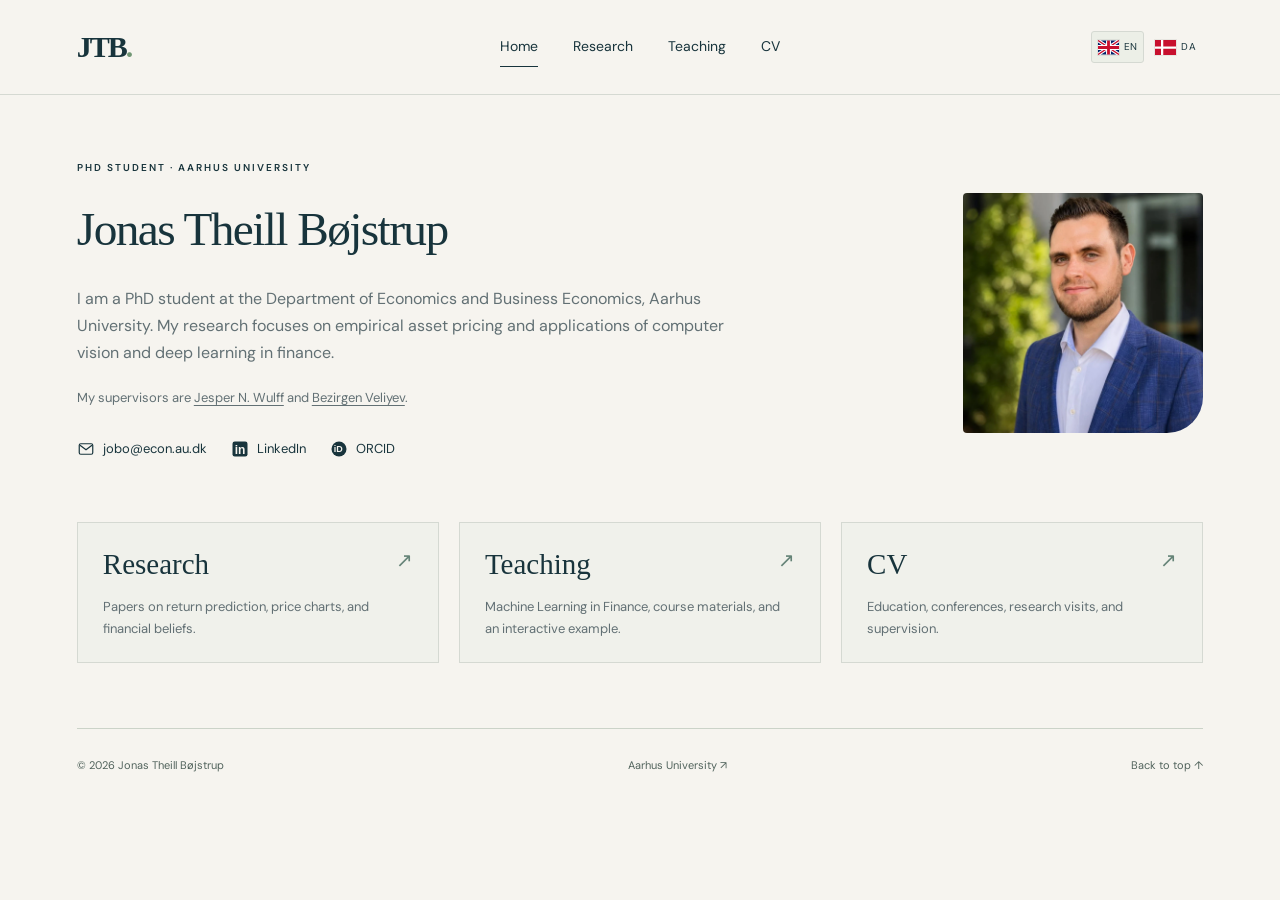
<file: index.html>
<!doctype html><html lang="en"><head><meta charset="utf-8"><meta name="viewport" content="width=device-width,initial-scale=1"><title>Jonas Theill Bøjstrup | Finance Researcher, Aarhus University</title><meta name="description" content="Jonas Theill Bøjstrup, PhD student at Aarhus University. Research in empirical asset pricing, computer vision and deep learning. Papers, teaching and CV."><meta name="theme-color" content="#142f38"><link rel="canonical" href="https://theill95.github.io/"><link rel="icon" href="assets/favicon.svg" type="image/svg+xml"><link rel="stylesheet" href="assets/style.css?v=20261013-nav-right"><script src="assets/site.js" defer></script><!-- search-metadata --><link rel="alternate" hreflang="en" href="https://theill95.github.io/"><link rel="alternate" hreflang="da" href="https://theill95.github.io/da/"><link rel="alternate" hreflang="x-default" href="https://theill95.github.io/"><meta property="og:title" content="Jonas Theill Bøjstrup | Finance Researcher, Aarhus University"><meta property="og:description" content="Jonas Theill Bøjstrup, PhD student at Aarhus University. Research in empirical asset pricing, computer vision and deep learning. Papers, teaching and CV."><meta property="og:url" content="https://theill95.github.io/"><meta property="og:type" content="profile"><meta property="og:site_name" content="Jonas Theill Bøjstrup"><meta property="og:locale" content="en_GB"><meta property="og:image" content="https://theill95.github.io/assets/portrait.webp"><meta property="og:image:alt" content="Jonas Theill Bøjstrup"><meta name="author" content="Jonas Theill Bøjstrup"><script type="application/ld+json">{"@context":"https://schema.org","@graph":[{"@type":"Person","@id":"https://theill95.github.io/#person","name":"Jonas Theill Bøjstrup","alternateName":["Jonas Theill Bojstrup","Jonas Bøjstrup","Jonas Bojstrup","Jonas Boejstrup","Jonas Theill Boejstrup"],"url":"https://theill95.github.io/","image":"https://theill95.github.io/assets/portrait.webp","jobTitle":"PhD student","affiliation":{"@type":"CollegeOrUniversity","name":"Aarhus University","url":"https://www.au.dk/en/"},"sameAs":["https://www.au.dk/en/show/person/jobo%40econ.au.dk","https://orcid.org/0009-0007-3066-4237","https://www.linkedin.com/in/jonas-theill-b%C3%B8jstrup-bb6993201/"]},{"@type":"WebSite","@id":"https://theill95.github.io/#website","name":"Jonas Theill Bøjstrup","url":"https://theill95.github.io/","inLanguage":["en","da"],"publisher":{"@id":"https://theill95.github.io/#person"}},{"@type":"ProfilePage","@id":"https://theill95.github.io/#webpage","url":"https://theill95.github.io/","name":"Jonas Theill Bøjstrup | Finance Researcher, Aarhus University","description":"Jonas Theill Bøjstrup, PhD student at Aarhus University. Research in empirical asset pricing, computer vision and deep learning. Papers, teaching and CV.","inLanguage":"en","isPartOf":{"@id":"https://theill95.github.io/#website"},"about":{"@id":"https://theill95.github.io/#person"},"mainEntity":{"@id":"https://theill95.github.io/#person"}}]}</script><meta name="google-site-verification" content="KZgp9xiqheJSgJF8KJWpEldENGhJqtCgquZCEW12Je4" /><!-- /search-metadata --></head><body id="top"><a class="skip" href="#main">Skip to content</a><header class="header"><div class="header-left"><a class="wordmark" href="./" aria-label="Jonas Theill Bøjstrup, home">JTB<span class="wordmark-dot">.</span></a></div><nav aria-label="Main navigation"><a href="./" class="active" aria-current="page">Home</a><a href="research.html">Research</a><a href="teaching.html">Teaching</a><a href="cv.html">CV</a></nav><div class="language-switch" aria-label="Language"><a class="language-option selected" href="./" lang="en" hreflang="en" aria-label="Read in English" aria-current="true"><svg viewBox="0 0 30 20" width="21" height="15" aria-hidden="true" focusable="false"><path fill="#012169" d="M0 0h30v20H0z"/><path stroke="#fff" stroke-width="5" d="m0 0 30 20M30 0 0 20"/><path stroke="#c8102e" stroke-width="2" d="m0 0 30 20M30 0 0 20"/><path stroke="#fff" stroke-width="7" d="M15 0v20M0 10h30"/><path stroke="#c8102e" stroke-width="4" d="M15 0v20M0 10h30"/></svg><span>EN</span></a><a class="language-option" href="da/" lang="da" hreflang="da" aria-label="Læs på dansk"><svg viewBox="0 0 28 20" width="21" height="15" aria-hidden="true" focusable="false"><path fill="#c8102e" d="M0 0h28v20H0z"/><path fill="#fff" d="M8 0h3v20H8zM0 8.5h28v3H0z"/></svg><span>DA</span></a></div></header><main id="main"><section class="hero home-hero"><div class="hero-copy"><span class="eyebrow">PhD student · Aarhus University</span><h1 class="person-name">Jonas Theill Bøjstrup</h1><p class="hero-description">I am a PhD student at the Department of Economics and Business Economics, Aarhus University. My research focuses on empirical asset pricing and applications of computer vision and deep learning in finance.</p><p class="home-supervisors">My supervisors are <a class="" href="https://jespernwulff.github.io/">Jesper N. Wulff</a> and <a class="" href="https://sites.google.com/site/bezirgenveliyev/">Bezirgen Veliyev</a>.</p><div class="profile-links" aria-label="Contact and profiles"><a href="mailto:jobo@econ.au.dk"><svg width="18" height="18" viewBox="0 0 24 24" aria-hidden="true" focusable="false"><rect x="3" y="5" width="18" height="14" rx="2" fill="none" stroke="currentColor" stroke-width="1.6"/><path d="m4 7 8 6 8-6" fill="none" stroke="currentColor" stroke-width="1.6"/></svg><span>jobo@econ.au.dk</span></a><a href="https://www.linkedin.com/in/jonas-theill-b%C3%B8jstrup-bb6993201/"><svg width="18" height="18" viewBox="0 0 24 24" aria-hidden="true" focusable="false"><rect x="2" y="2" width="20" height="20" rx="3" fill="currentColor"/><text x="5" y="18" fill="#f6f4ef" font-family="Arial,sans-serif" font-size="16" font-weight="bold">in</text></svg><span>LinkedIn</span></a><a href="https://orcid.org/0009-0007-3066-4237"><svg width="18" height="18" viewBox="0 0 24 24" aria-hidden="true" focusable="false"><circle cx="12" cy="12" r="10" fill="currentColor"/><text x="5" y="16" fill="#f6f4ef" font-family="Arial,sans-serif" font-size="12" font-weight="bold">iD</text></svg><span>ORCID</span></a></div></div><div class="portrait-wrap"><img src="assets/portrait.webp" alt="Jonas Theill Bøjstrup" width="1000" height="1000" fetchpriority="high"></div></section><section class="home-links" aria-label="More about my work"><a class="home-card" href="research.html"><h2>Research<span aria-hidden="true">↗</span></h2><p>Papers on return prediction, price charts, and financial beliefs.</p></a><a class="home-card" href="teaching.html"><h2>Teaching<span aria-hidden="true">↗</span></h2><p>Machine Learning in Finance, course materials, and an interactive example.</p></a><a class="home-card" href="cv.html"><h2>CV<span aria-hidden="true">↗</span></h2><p>Education, conferences, research visits, and supervision.</p></a></section></main><footer class="compact-footer"><div class="footer-bottom"><span>© 2026 Jonas Theill Bøjstrup</span><div><a class="" href="https://www.au.dk/en/show/person/jobo%40econ.au.dk">Aarhus University ↗</a></div><a href="#top">Back to top ↑</a></div></footer><div id="notice" role="status" aria-live="polite"></div></body></html>
</file>
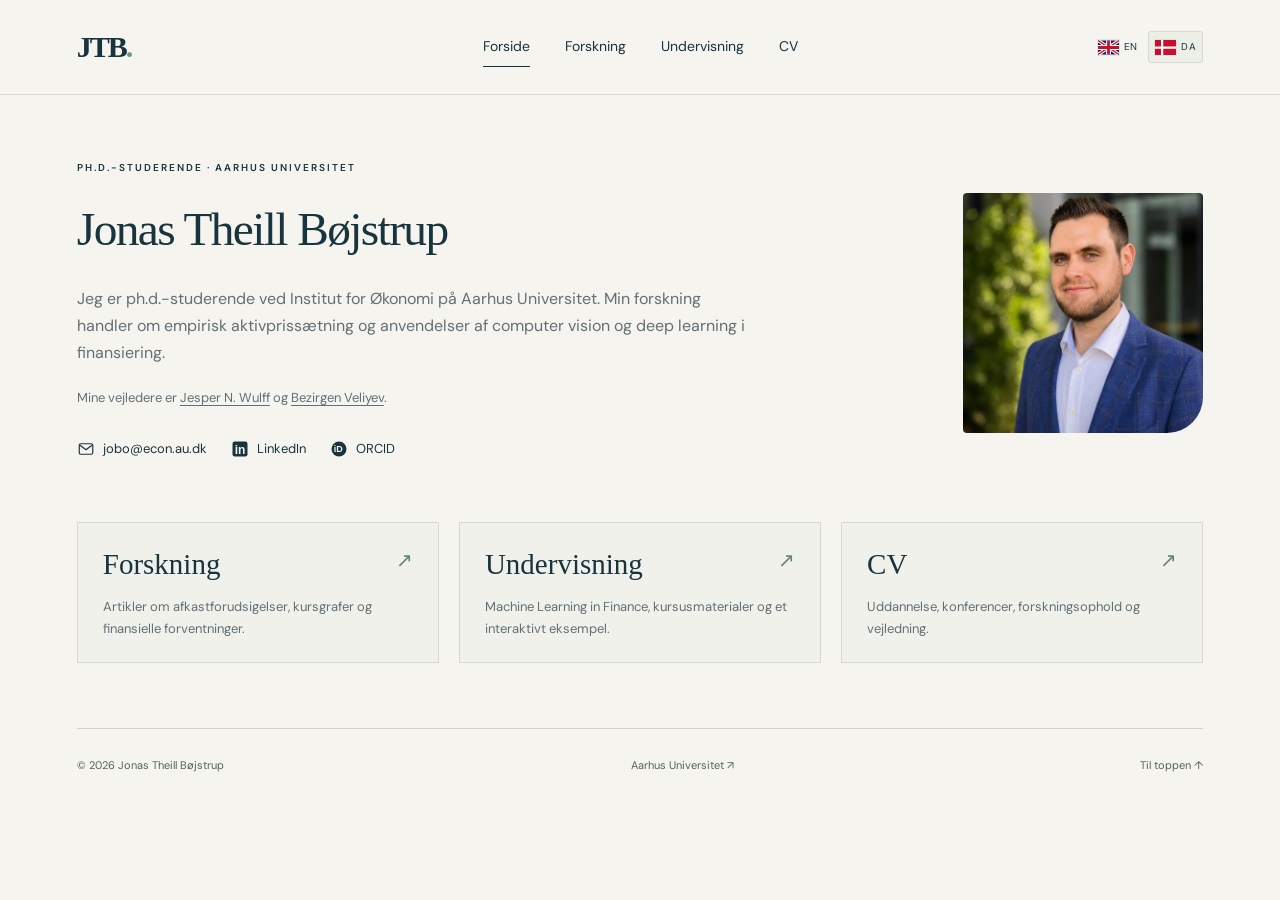
<file: da/index.html>
<!doctype html><html lang="da"><head><meta charset="utf-8"><meta name="viewport" content="width=device-width,initial-scale=1"><title>Jonas Theill Bøjstrup | Finansiel forskning, Aarhus Universitet</title><meta name="description" content="Jonas Theill Bøjstrup, ph.d.-studerende på Aarhus Universitet. Forskning i empirisk aktivprissætning, computer vision og deep learning. Artikler, undervisning og CV."><meta name="theme-color" content="#142f38"><link rel="canonical" href="https://theill95.github.io/da/"><link rel="icon" href="../assets/favicon.svg" type="image/svg+xml"><link rel="stylesheet" href="../assets/style.css?v=20261013-nav-right"><script src="../assets/site.js" defer></script><!-- search-metadata --><link rel="alternate" hreflang="en" href="https://theill95.github.io/"><link rel="alternate" hreflang="da" href="https://theill95.github.io/da/"><link rel="alternate" hreflang="x-default" href="https://theill95.github.io/"><meta property="og:title" content="Jonas Theill Bøjstrup | Finansiel forskning, Aarhus Universitet"><meta property="og:description" content="Jonas Theill Bøjstrup, ph.d.-studerende på Aarhus Universitet. Forskning i empirisk aktivprissætning, computer vision og deep learning. Artikler, undervisning og CV."><meta property="og:url" content="https://theill95.github.io/da/"><meta property="og:type" content="profile"><meta property="og:site_name" content="Jonas Theill Bøjstrup"><meta property="og:locale" content="da_DK"><meta property="og:image" content="https://theill95.github.io/assets/portrait.webp"><meta property="og:image:alt" content="Jonas Theill Bøjstrup"><meta name="author" content="Jonas Theill Bøjstrup"><script type="application/ld+json">{"@context":"https://schema.org","@graph":[{"@type":"Person","@id":"https://theill95.github.io/#person","name":"Jonas Theill Bøjstrup","alternateName":["Jonas Theill Bojstrup","Jonas Bøjstrup","Jonas Bojstrup","Jonas Boejstrup","Jonas Theill Boejstrup"],"url":"https://theill95.github.io/","image":"https://theill95.github.io/assets/portrait.webp","jobTitle":"PhD student","affiliation":{"@type":"CollegeOrUniversity","name":"Aarhus University","url":"https://www.au.dk/en/"},"sameAs":["https://www.au.dk/en/show/person/jobo%40econ.au.dk","https://orcid.org/0009-0007-3066-4237","https://www.linkedin.com/in/jonas-theill-b%C3%B8jstrup-bb6993201/"]},{"@type":"WebSite","@id":"https://theill95.github.io/#website","name":"Jonas Theill Bøjstrup","url":"https://theill95.github.io/","inLanguage":["en","da"],"publisher":{"@id":"https://theill95.github.io/#person"}},{"@type":"ProfilePage","@id":"https://theill95.github.io/da/#webpage","url":"https://theill95.github.io/da/","name":"Jonas Theill Bøjstrup | Finansiel forskning, Aarhus Universitet","description":"Jonas Theill Bøjstrup, ph.d.-studerende på Aarhus Universitet. Forskning i empirisk aktivprissætning, computer vision og deep learning. Artikler, undervisning og CV.","inLanguage":"da","isPartOf":{"@id":"https://theill95.github.io/#website"},"about":{"@id":"https://theill95.github.io/#person"},"mainEntity":{"@id":"https://theill95.github.io/#person"}}]}</script><!-- /search-metadata --></head><body id="top"><a class="skip" href="#main">Gå til indhold</a><header class="header"><div class="header-left"><a class="wordmark" href="./" aria-label="Jonas Theill Bøjstrup, forside">JTB<span class="wordmark-dot">.</span></a></div><nav aria-label="Hovedmenu"><a href="./" class="active" aria-current="page">Forside</a><a href="research.html">Forskning</a><a href="teaching.html">Undervisning</a><a href="cv.html">CV</a></nav><div class="language-switch" aria-label="Sprog"><a class="language-option" href="../" lang="en" hreflang="en" aria-label="Read in English"><svg viewBox="0 0 30 20" width="21" height="15" aria-hidden="true" focusable="false"><path fill="#012169" d="M0 0h30v20H0z"/><path stroke="#fff" stroke-width="5" d="m0 0 30 20M30 0 0 20"/><path stroke="#c8102e" stroke-width="2" d="m0 0 30 20M30 0 0 20"/><path stroke="#fff" stroke-width="7" d="M15 0v20M0 10h30"/><path stroke="#c8102e" stroke-width="4" d="M15 0v20M0 10h30"/></svg><span>EN</span></a><a class="language-option selected" href="./" lang="da" hreflang="da" aria-label="Læs på dansk" aria-current="true"><svg viewBox="0 0 28 20" width="21" height="15" aria-hidden="true" focusable="false"><path fill="#c8102e" d="M0 0h28v20H0z"/><path fill="#fff" d="M8 0h3v20H8zM0 8.5h28v3H0z"/></svg><span>DA</span></a></div></header><main id="main"><section class="hero home-hero"><div class="hero-copy"><span class="eyebrow">Ph.d.-studerende · Aarhus Universitet</span><h1 class="person-name">Jonas Theill Bøjstrup</h1><p class="hero-description">Jeg er ph.d.-studerende ved Institut for Økonomi på Aarhus Universitet. Min forskning handler om empirisk aktivprissætning og anvendelser af computer vision og deep learning i finansiering.</p><p class="home-supervisors">Mine vejledere er <a class="" href="https://jespernwulff.github.io/">Jesper N. Wulff</a> og <a class="" href="https://sites.google.com/site/bezirgenveliyev/">Bezirgen Veliyev</a>.</p><div class="profile-links" aria-label="Kontakt og profiler"><a href="mailto:jobo@econ.au.dk"><svg width="18" height="18" viewBox="0 0 24 24" aria-hidden="true" focusable="false"><rect x="3" y="5" width="18" height="14" rx="2" fill="none" stroke="currentColor" stroke-width="1.6"/><path d="m4 7 8 6 8-6" fill="none" stroke="currentColor" stroke-width="1.6"/></svg><span>jobo@econ.au.dk</span></a><a href="https://www.linkedin.com/in/jonas-theill-b%C3%B8jstrup-bb6993201/"><svg width="18" height="18" viewBox="0 0 24 24" aria-hidden="true" focusable="false"><rect x="2" y="2" width="20" height="20" rx="3" fill="currentColor"/><text x="5" y="18" fill="#f6f4ef" font-family="Arial,sans-serif" font-size="16" font-weight="bold">in</text></svg><span>LinkedIn</span></a><a href="https://orcid.org/0009-0007-3066-4237"><svg width="18" height="18" viewBox="0 0 24 24" aria-hidden="true" focusable="false"><circle cx="12" cy="12" r="10" fill="currentColor"/><text x="5" y="16" fill="#f6f4ef" font-family="Arial,sans-serif" font-size="12" font-weight="bold">iD</text></svg><span>ORCID</span></a></div></div><div class="portrait-wrap"><img src="../assets/portrait.webp" alt="Jonas Theill Bøjstrup" width="1000" height="1000" fetchpriority="high"></div></section><section class="home-links" aria-label="Læs mere"><a class="home-card" href="research.html"><h2>Forskning<span aria-hidden="true">↗</span></h2><p>Artikler om afkastforudsigelser, kursgrafer og finansielle forventninger.</p></a><a class="home-card" href="teaching.html"><h2>Undervisning<span aria-hidden="true">↗</span></h2><p>Machine Learning in Finance, kursusmaterialer og et interaktivt eksempel.</p></a><a class="home-card" href="cv.html"><h2>CV<span aria-hidden="true">↗</span></h2><p>Uddannelse, konferencer, forskningsophold og vejledning.</p></a></section></main><footer class="compact-footer"><div class="footer-bottom"><span>© 2026 Jonas Theill Bøjstrup</span><div><a class="" href="https://www.au.dk/en/show/person/jobo%40econ.au.dk">Aarhus Universitet ↗</a></div><a href="#top">Til toppen ↑</a></div></footer><div id="notice" role="status" aria-live="polite"></div></body></html>
</file>
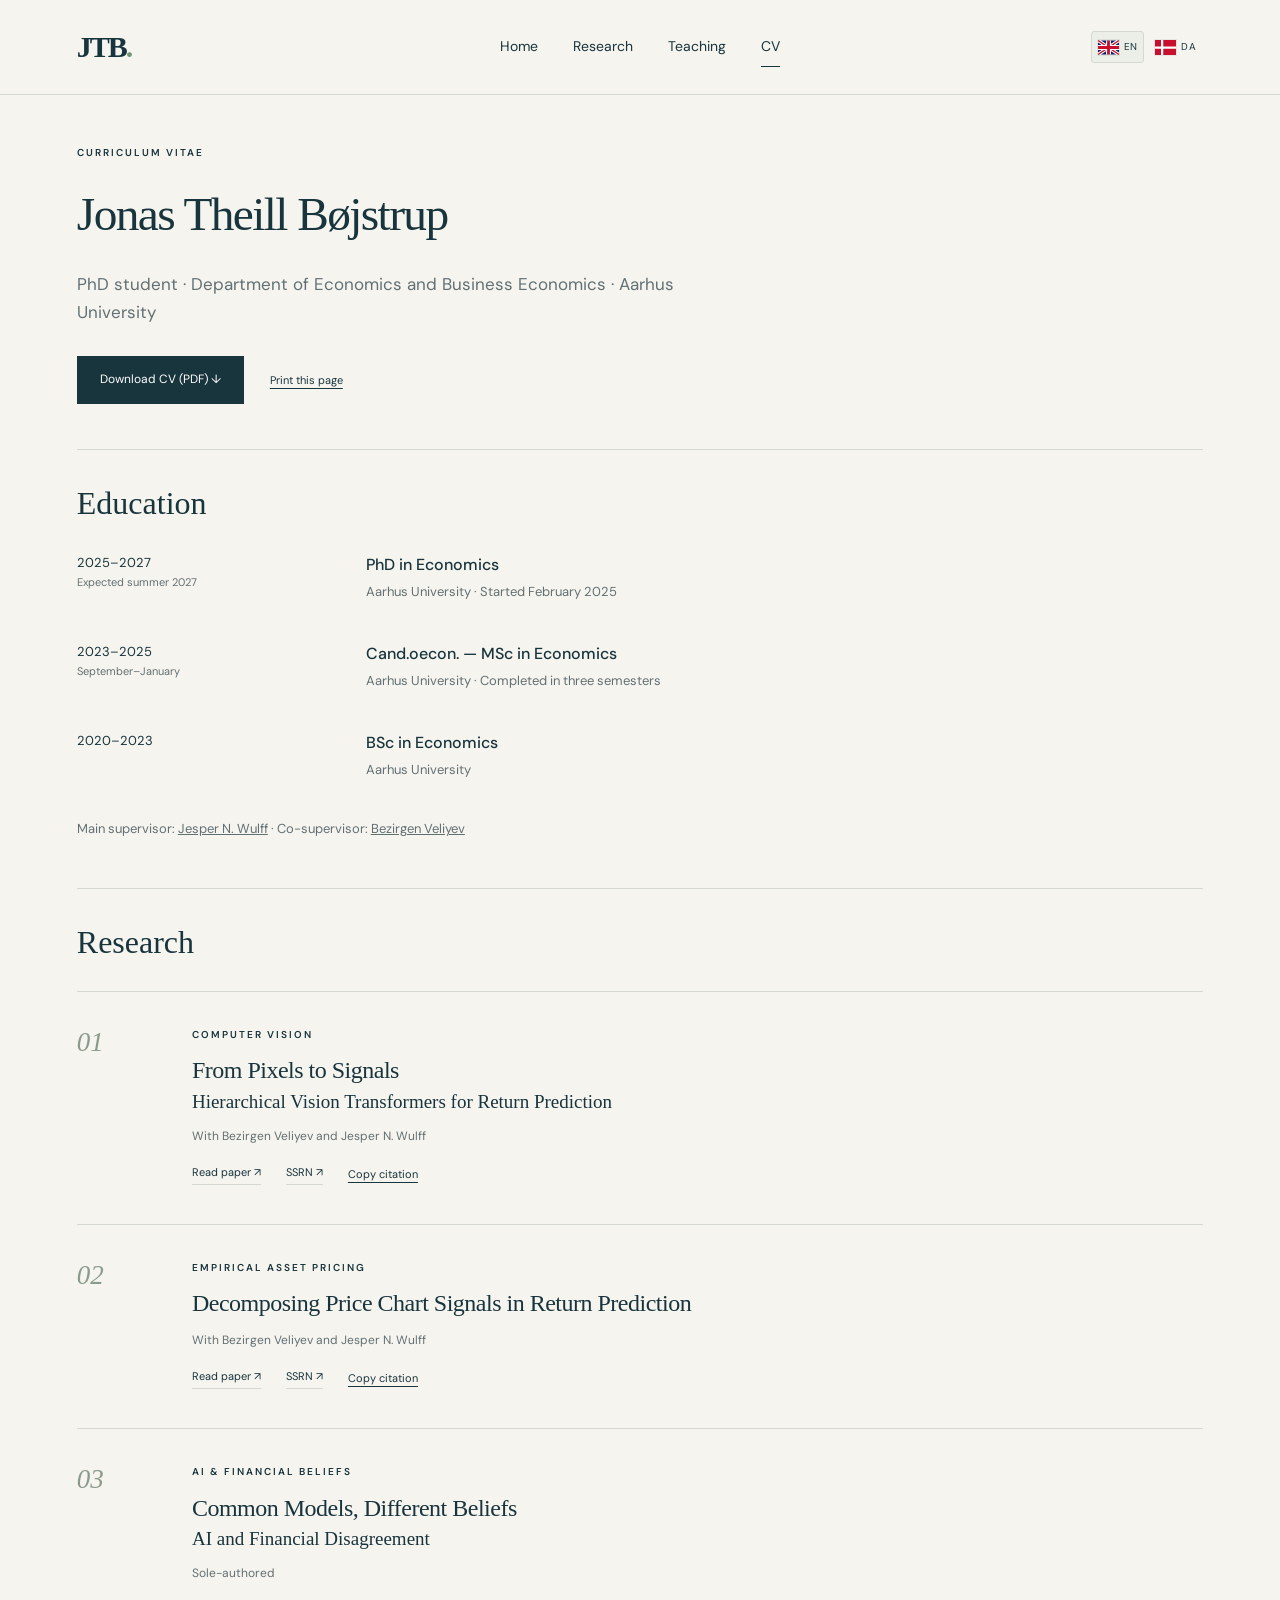
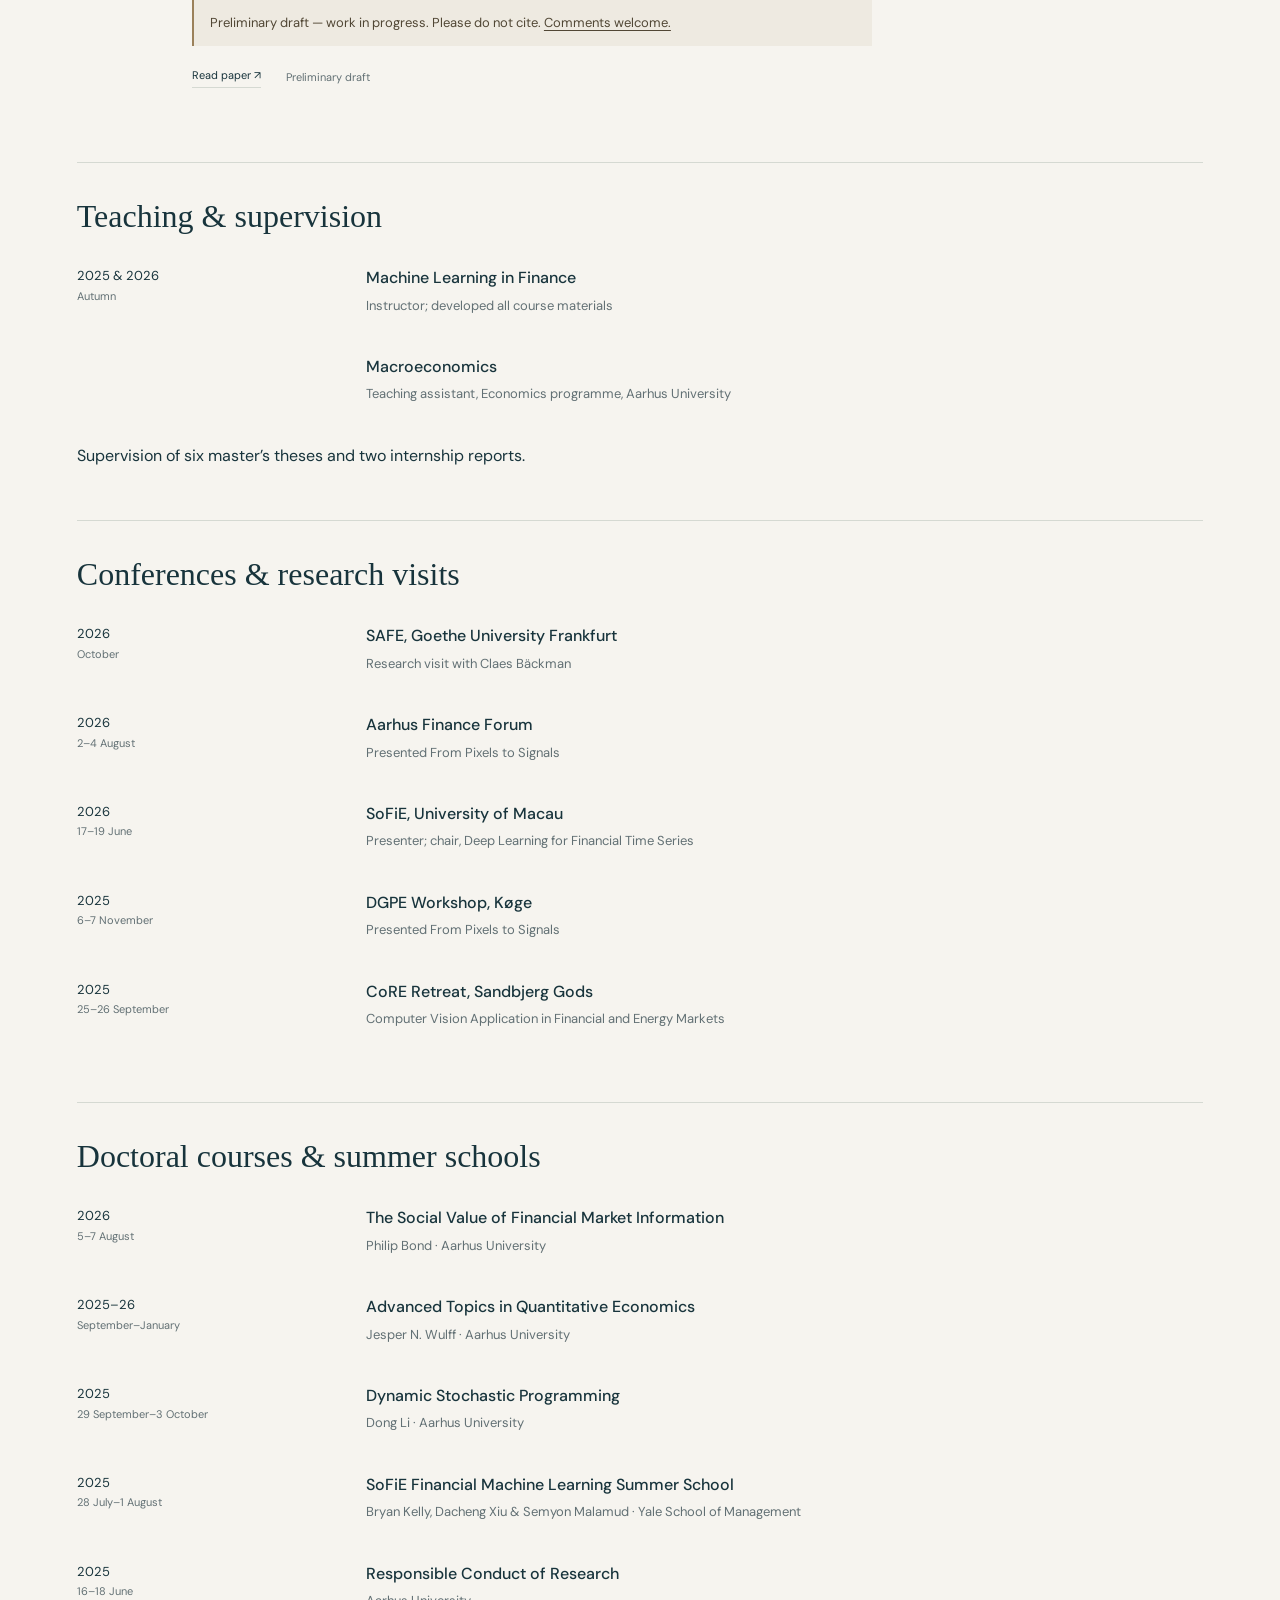
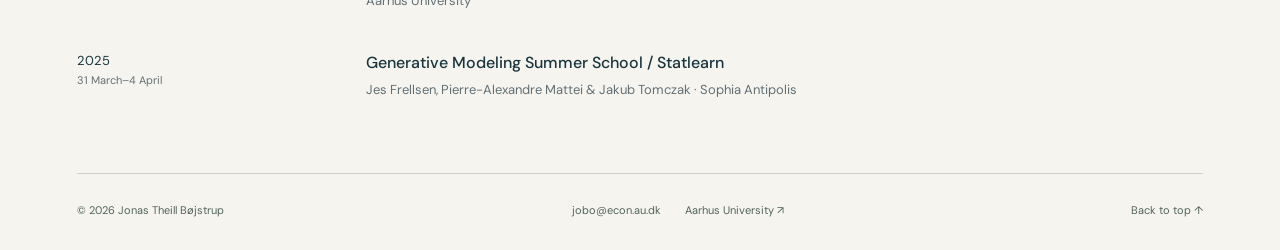
<file: cv.html>
<!doctype html><html lang="en"><head><meta charset="utf-8"><meta name="viewport" content="width=device-width,initial-scale=1"><title>CV | Jonas Theill Bøjstrup | Aarhus University</title><meta name="description" content="CV of Jonas Theill Bøjstrup: education, research papers, teaching, conferences and research visits. PhD completion expected in summer 2027."><meta name="theme-color" content="#142f38"><link rel="canonical" href="https://theill95.github.io/cv.html"><link rel="icon" href="assets/favicon.svg" type="image/svg+xml"><link rel="stylesheet" href="assets/style.css?v=20261013-nav-right"><script src="assets/site.js" defer></script><!-- search-metadata --><link rel="alternate" hreflang="en" href="https://theill95.github.io/cv.html"><link rel="alternate" hreflang="da" href="https://theill95.github.io/da/cv.html"><link rel="alternate" hreflang="x-default" href="https://theill95.github.io/cv.html"><meta property="og:title" content="CV | Jonas Theill Bøjstrup | Aarhus University"><meta property="og:description" content="CV of Jonas Theill Bøjstrup: education, research papers, teaching, conferences and research visits. PhD completion expected in summer 2027."><meta property="og:url" content="https://theill95.github.io/cv.html"><meta property="og:type" content="website"><meta property="og:site_name" content="Jonas Theill Bøjstrup"><meta property="og:locale" content="en_GB"><meta property="og:image" content="https://theill95.github.io/assets/portrait.webp"><meta property="og:image:alt" content="Jonas Theill Bøjstrup"><meta name="author" content="Jonas Theill Bøjstrup"><script type="application/ld+json">{"@context":"https://schema.org","@graph":[{"@type":"Person","@id":"https://theill95.github.io/#person","name":"Jonas Theill Bøjstrup","alternateName":["Jonas Theill Bojstrup","Jonas Bøjstrup","Jonas Bojstrup","Jonas Boejstrup","Jonas Theill Boejstrup"],"url":"https://theill95.github.io/","image":"https://theill95.github.io/assets/portrait.webp","jobTitle":"PhD student","affiliation":{"@type":"CollegeOrUniversity","name":"Aarhus University","url":"https://www.au.dk/en/"},"sameAs":["https://www.au.dk/en/show/person/jobo%40econ.au.dk","https://orcid.org/0009-0007-3066-4237","https://www.linkedin.com/in/jonas-theill-b%C3%B8jstrup-bb6993201/"]},{"@type":"WebSite","@id":"https://theill95.github.io/#website","name":"Jonas Theill Bøjstrup","url":"https://theill95.github.io/","inLanguage":["en","da"],"publisher":{"@id":"https://theill95.github.io/#person"}},{"@type":"WebPage","@id":"https://theill95.github.io/cv.html#webpage","url":"https://theill95.github.io/cv.html","name":"CV | Jonas Theill Bøjstrup | Aarhus University","description":"CV of Jonas Theill Bøjstrup: education, research papers, teaching, conferences and research visits. PhD completion expected in summer 2027.","inLanguage":"en","isPartOf":{"@id":"https://theill95.github.io/#website"},"about":{"@id":"https://theill95.github.io/#person"}}]}</script><!-- /search-metadata --></head><body id="top"><a class="skip" href="#main">Skip to content</a><header class="header"><div class="header-left"><a class="wordmark" href="./" aria-label="Jonas Theill Bøjstrup, home">JTB<span class="wordmark-dot">.</span></a></div><nav aria-label="Main navigation"><a href="./">Home</a><a href="research.html">Research</a><a href="teaching.html">Teaching</a><a href="cv.html" class="active" aria-current="page">CV</a></nav><div class="language-switch" aria-label="Language"><a class="language-option selected" href="cv.html" lang="en" hreflang="en" aria-label="Read in English" aria-current="true"><svg viewBox="0 0 30 20" width="21" height="15" aria-hidden="true" focusable="false"><path fill="#012169" d="M0 0h30v20H0z"/><path stroke="#fff" stroke-width="5" d="m0 0 30 20M30 0 0 20"/><path stroke="#c8102e" stroke-width="2" d="m0 0 30 20M30 0 0 20"/><path stroke="#fff" stroke-width="7" d="M15 0v20M0 10h30"/><path stroke="#c8102e" stroke-width="4" d="M15 0v20M0 10h30"/></svg><span>EN</span></a><a class="language-option" href="da/cv.html" lang="da" hreflang="da" aria-label="Læs på dansk"><svg viewBox="0 0 28 20" width="21" height="15" aria-hidden="true" focusable="false"><path fill="#c8102e" d="M0 0h28v20H0z"/><path fill="#fff" d="M8 0h3v20H8zM0 8.5h28v3H0z"/></svg><span>DA</span></a></div></header><main id="main"><section class="page-intro cv-intro"><span class="eyebrow">Curriculum vitae</span><h1 class="person-name">Jonas Theill Bøjstrup</h1><p>PhD student · Department of Economics and Business Economics · Aarhus University</p><div class="hero-actions"><a class="button" href="assets/jonas-theill-bojstrup-cv.pdf">Download CV (PDF) ↓</a><button class="text-button print">Print this page</button></div></section><section class="cv-section"><h2>Education</h2><div class="cv-row"><div class="cv-date">2025–2027<small>Expected summer 2027</small></div><div><h3>PhD in Economics</h3><p>Aarhus University · Started February 2025</p></div></div><div class="cv-row"><div class="cv-date">2023–2025<small>September–January</small></div><div><h3>Cand.oecon. — MSc in Economics</h3><p>Aarhus University · Completed in three semesters</p></div></div><div class="cv-row"><div class="cv-date">2020–2023<small></small></div><div><h3>BSc in Economics</h3><p>Aarhus University</p></div></div><p class="supervisors">Main supervisor: <a class="" href="https://jespernwulff.github.io/">Jesper N. Wulff</a> · Co-supervisor: <a class="" href="https://sites.google.com/site/bezirgenveliyev/">Bezirgen Veliyev</a></p></section><section class="cv-section"><h2>Research</h2><article class="paper" id="paper-1"><div class="paper-number">01</div><div><span class="eyebrow">Computer vision</span><h2><a href="papers/pixels-to-signals.pdf">From Pixels to Signals<span class="subtitle">Hierarchical Vision Transformers for Return Prediction</span></a></h2><p class="authors">With Bezirgen Veliyev and Jesper N. Wulff</p><p class="paper-summary">I study whether modern vision models can extract return-predictive signals from price charts, and examine which parts of the chart matter for their predictions.</p><div class="paper-links"><a class="" href="papers/pixels-to-signals.pdf">Read paper ↗</a><a class="" href="https://papers.ssrn.com/sol3/papers.cfm?abstract_id=6274640">SSRN ↗</a><button class="text-button copy" data-copy="Bøjstrup, Jonas Theill, Bezirgen Veliyev, and Jesper N. Wulff. From Pixels to Signals: Hierarchical Vision Transformers for Return Prediction. Working paper.">Copy citation</button></div></div></article><article class="paper" id="paper-2"><div class="paper-number">02</div><div><span class="eyebrow">Empirical asset pricing</span><h2><a href="papers/decomposing-price-chart-signals.pdf">Decomposing Price Chart Signals in Return Prediction</a></h2><p class="authors">With Bezirgen Veliyev and Jesper N. Wulff</p><p class="paper-summary">A price chart and a table can represent the same market history. This paper investigates what accounts for differences between models trained on these representations.</p><div class="paper-links"><a class="" href="papers/decomposing-price-chart-signals.pdf">Read paper ↗</a><a class="" href="https://papers.ssrn.com/sol3/papers.cfm?abstract_id=7119420">SSRN ↗</a><button class="text-button copy" data-copy="Bøjstrup, Jonas Theill, Bezirgen Veliyev, and Jesper N. Wulff. Decomposing Price Chart Signals in Return Prediction. Working paper.">Copy citation</button></div></div></article><article class="paper" id="paper-3"><div class="paper-number">03</div><div><span class="eyebrow">AI & financial beliefs</span><h2><a href="papers/common-models-different-beliefs.pdf">Common Models, Different Beliefs<span class="subtitle">AI and Financial Disagreement</span></a></h2><p class="authors">Sole-authored</p><p class="paper-summary">I examine how numerical, graphical, and textual presentations of market histories shape the financial forecasts supplied by a common language model.</p><p class="draft-notice">Preliminary draft — work in progress. Please do not cite. <a class="" href="mailto:jobo@econ.au.dk?subject=Common%20Models%2C%20Different%20Beliefs">Comments welcome.</a></p><div class="paper-links"><a class="" href="papers/common-models-different-beliefs.pdf">Read paper ↗</a><span class="status">Preliminary draft</span></div></div></article></section><section class="cv-section"><h2>Teaching & supervision</h2><div class="cv-row"><div class="cv-date">2025 & 2026<small>Autumn</small></div><div><h3>Machine Learning in Finance</h3><p>Instructor; developed all course materials</p></div></div><div class="cv-row"><div class="cv-date"><small></small></div><div><h3>Macroeconomics</h3><p>Teaching assistant, Economics programme, Aarhus University</p></div></div><p>Supervision of six master’s theses and two internship reports.</p></section><section class="cv-section"><h2>Conferences & research visits</h2><div class="cv-row"><div class="cv-date">2026<small>October</small></div><div><h3>SAFE, Goethe University Frankfurt</h3><p>Research visit with Claes Bäckman</p></div></div><div class="cv-row"><div class="cv-date">2026<small>2–4 August</small></div><div><h3>Aarhus Finance Forum</h3><p>Presented From Pixels to Signals</p></div></div><div class="cv-row"><div class="cv-date">2026<small>17–19 June</small></div><div><h3>SoFiE, University of Macau</h3><p>Presenter; chair, Deep Learning for Financial Time Series</p></div></div><div class="cv-row"><div class="cv-date">2025<small>6–7 November</small></div><div><h3>DGPE Workshop, Køge</h3><p>Presented From Pixels to Signals</p></div></div><div class="cv-row"><div class="cv-date">2025<small>25–26 September</small></div><div><h3>CoRE Retreat, Sandbjerg Gods</h3><p>Computer Vision Application in Financial and Energy Markets</p></div></div></section><section class="cv-section"><h2>Doctoral courses & summer schools</h2><div class="cv-row"><div class="cv-date">2026<small>5–7 August</small></div><div><h3>The Social Value of Financial Market Information</h3><p>Philip Bond · Aarhus University</p></div></div><div class="cv-row"><div class="cv-date">2025–26<small>September–January</small></div><div><h3>Advanced Topics in Quantitative Economics</h3><p>Jesper N. Wulff · Aarhus University</p></div></div><div class="cv-row"><div class="cv-date">2025<small>29 September–3 October</small></div><div><h3>Dynamic Stochastic Programming</h3><p>Dong Li · Aarhus University</p></div></div><div class="cv-row"><div class="cv-date">2025<small>28 July–1 August</small></div><div><h3>SoFiE Financial Machine Learning Summer School</h3><p>Bryan Kelly, Dacheng Xiu & Semyon Malamud · Yale School of Management</p></div></div><div class="cv-row"><div class="cv-date">2025<small>16–18 June</small></div><div><h3>Responsible Conduct of Research</h3><p>Aarhus University</p></div></div><div class="cv-row"><div class="cv-date">2025<small>31 March–4 April</small></div><div><h3>Generative Modeling Summer School / Statlearn</h3><p>Jes Frellsen, Pierre-Alexandre Mattei & Jakub Tomczak · Sophia Antipolis</p></div></div></section></main><footer class="compact-footer"><div class="footer-bottom"><span>© 2026 Jonas Theill Bøjstrup</span><div><a class="" href="mailto:jobo@econ.au.dk">jobo@econ.au.dk</a><a class="" href="https://www.au.dk/en/show/person/jobo%40econ.au.dk">Aarhus University ↗</a></div><a href="#top">Back to top ↑</a></div></footer><div id="notice" role="status" aria-live="polite"></div></body></html>
</file>
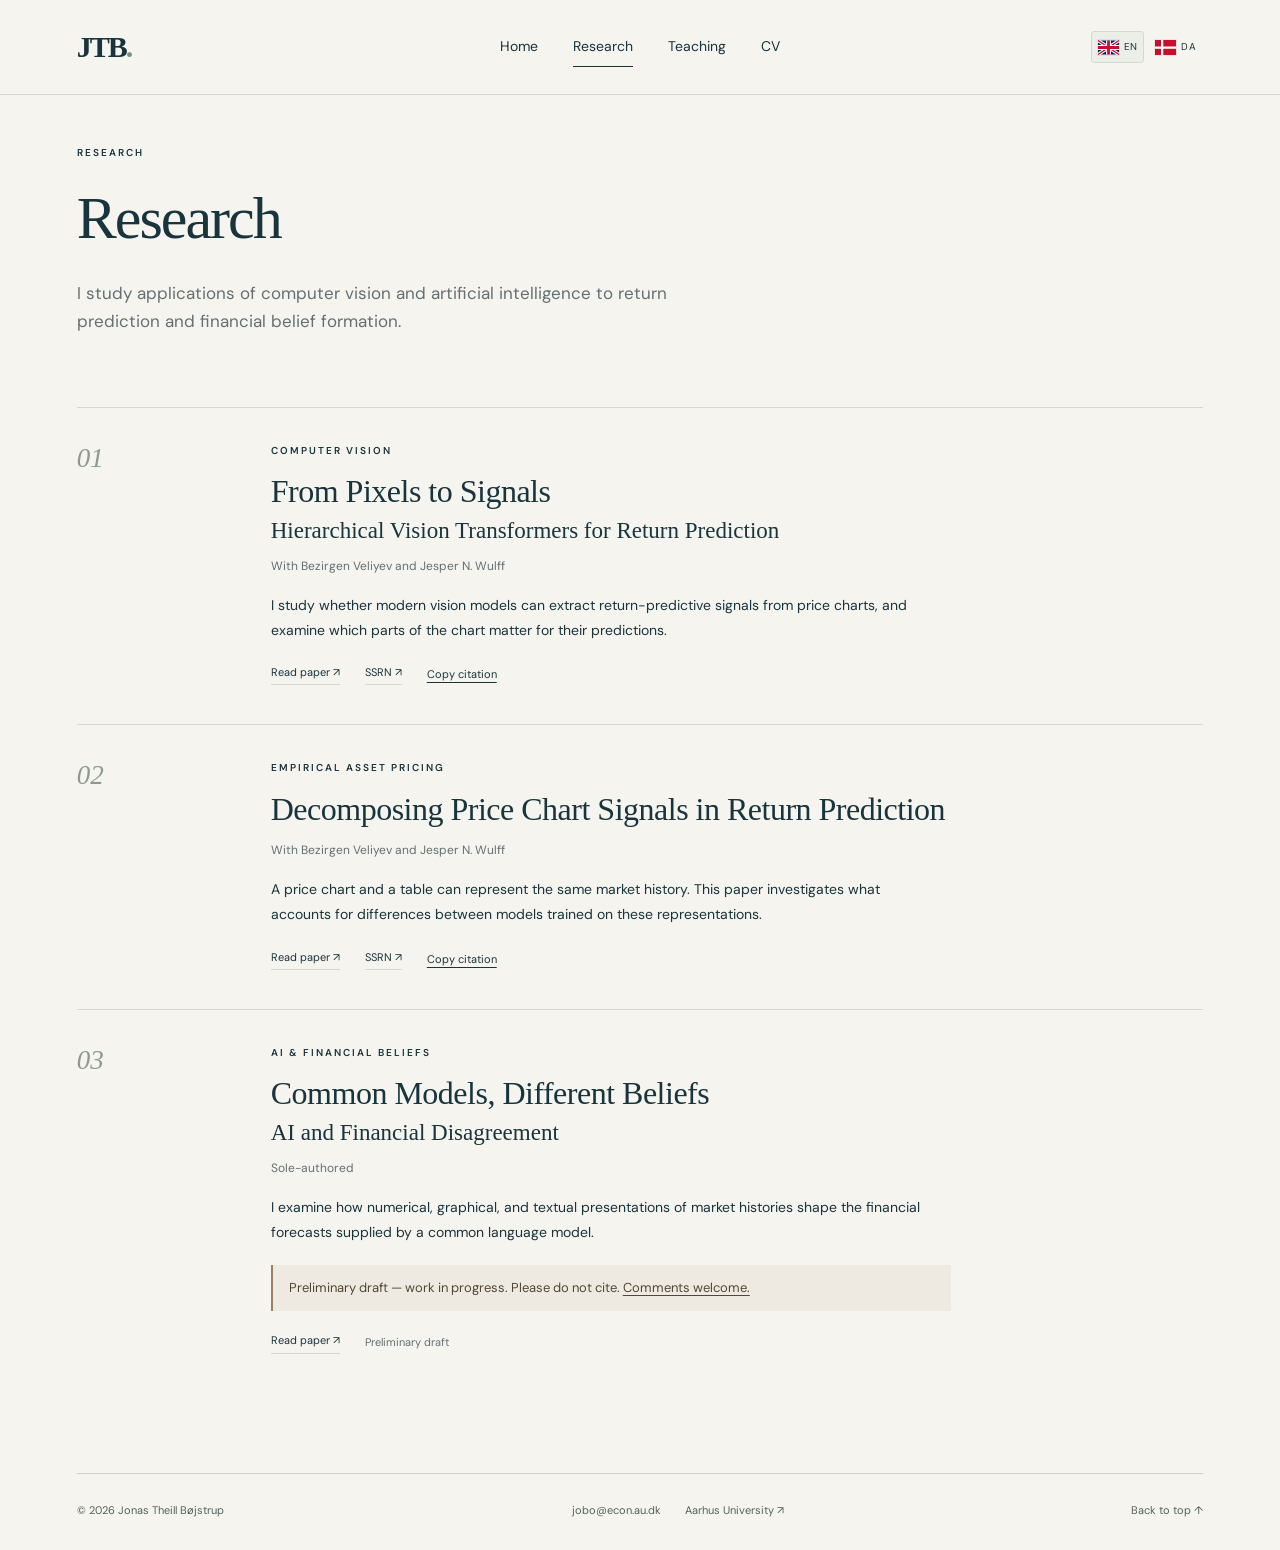
<file: research.html>
<!doctype html><html lang="en"><head><meta charset="utf-8"><meta name="viewport" content="width=device-width,initial-scale=1"><title>Research | Jonas Theill Bøjstrup</title><meta name="description" content="Research papers by Jonas Theill Bøjstrup on return prediction, computer vision, price charts and AI-generated financial beliefs."><meta name="theme-color" content="#142f38"><link rel="canonical" href="https://theill95.github.io/research.html"><link rel="icon" href="assets/favicon.svg" type="image/svg+xml"><link rel="stylesheet" href="assets/style.css?v=20261013-nav-right"><script src="assets/site.js" defer></script><!-- search-metadata --><link rel="alternate" hreflang="en" href="https://theill95.github.io/research.html"><link rel="alternate" hreflang="da" href="https://theill95.github.io/da/research.html"><link rel="alternate" hreflang="x-default" href="https://theill95.github.io/research.html"><meta property="og:title" content="Research | Jonas Theill Bøjstrup"><meta property="og:description" content="Research papers by Jonas Theill Bøjstrup on return prediction, computer vision, price charts and AI-generated financial beliefs."><meta property="og:url" content="https://theill95.github.io/research.html"><meta property="og:type" content="website"><meta property="og:site_name" content="Jonas Theill Bøjstrup"><meta property="og:locale" content="en_GB"><meta property="og:image" content="https://theill95.github.io/assets/portrait.webp"><meta property="og:image:alt" content="Jonas Theill Bøjstrup"><meta name="author" content="Jonas Theill Bøjstrup"><script type="application/ld+json">{"@context":"https://schema.org","@graph":[{"@type":"Person","@id":"https://theill95.github.io/#person","name":"Jonas Theill Bøjstrup","alternateName":["Jonas Theill Bojstrup","Jonas Bøjstrup","Jonas Bojstrup","Jonas Boejstrup","Jonas Theill Boejstrup"],"url":"https://theill95.github.io/","image":"https://theill95.github.io/assets/portrait.webp","jobTitle":"PhD student","affiliation":{"@type":"CollegeOrUniversity","name":"Aarhus University","url":"https://www.au.dk/en/"},"sameAs":["https://www.au.dk/en/show/person/jobo%40econ.au.dk","https://orcid.org/0009-0007-3066-4237","https://www.linkedin.com/in/jonas-theill-b%C3%B8jstrup-bb6993201/"]},{"@type":"WebSite","@id":"https://theill95.github.io/#website","name":"Jonas Theill Bøjstrup","url":"https://theill95.github.io/","inLanguage":["en","da"],"publisher":{"@id":"https://theill95.github.io/#person"}},{"@type":"WebPage","@id":"https://theill95.github.io/research.html#webpage","url":"https://theill95.github.io/research.html","name":"Research | Jonas Theill Bøjstrup","description":"Research papers by Jonas Theill Bøjstrup on return prediction, computer vision, price charts and AI-generated financial beliefs.","inLanguage":"en","isPartOf":{"@id":"https://theill95.github.io/#website"},"about":{"@id":"https://theill95.github.io/#person"}}]}</script><!-- /search-metadata --></head><body id="top"><a class="skip" href="#main">Skip to content</a><header class="header"><div class="header-left"><a class="wordmark" href="./" aria-label="Jonas Theill Bøjstrup, home">JTB<span class="wordmark-dot">.</span></a></div><nav aria-label="Main navigation"><a href="./">Home</a><a href="research.html" class="active" aria-current="page">Research</a><a href="teaching.html">Teaching</a><a href="cv.html">CV</a></nav><div class="language-switch" aria-label="Language"><a class="language-option selected" href="research.html" lang="en" hreflang="en" aria-label="Read in English" aria-current="true"><svg viewBox="0 0 30 20" width="21" height="15" aria-hidden="true" focusable="false"><path fill="#012169" d="M0 0h30v20H0z"/><path stroke="#fff" stroke-width="5" d="m0 0 30 20M30 0 0 20"/><path stroke="#c8102e" stroke-width="2" d="m0 0 30 20M30 0 0 20"/><path stroke="#fff" stroke-width="7" d="M15 0v20M0 10h30"/><path stroke="#c8102e" stroke-width="4" d="M15 0v20M0 10h30"/></svg><span>EN</span></a><a class="language-option" href="da/research.html" lang="da" hreflang="da" aria-label="Læs på dansk"><svg viewBox="0 0 28 20" width="21" height="15" aria-hidden="true" focusable="false"><path fill="#c8102e" d="M0 0h28v20H0z"/><path fill="#fff" d="M8 0h3v20H8zM0 8.5h28v3H0z"/></svg><span>DA</span></a></div></header><main id="main"><section class="page-intro"><span class="eyebrow">Research</span><h1>Research</h1><p>I study applications of computer vision and artificial intelligence to return prediction and financial belief formation.</p></section><section class="section research-list"><article class="paper" id="paper-1"><div class="paper-number">01</div><div><span class="eyebrow">Computer vision</span><h2><a href="papers/pixels-to-signals.pdf">From Pixels to Signals<span class="subtitle">Hierarchical Vision Transformers for Return Prediction</span></a></h2><p class="authors">With Bezirgen Veliyev and Jesper N. Wulff</p><p class="paper-summary">I study whether modern vision models can extract return-predictive signals from price charts, and examine which parts of the chart matter for their predictions.</p><div class="paper-links"><a class="" href="papers/pixels-to-signals.pdf">Read paper ↗</a><a class="" href="https://papers.ssrn.com/sol3/papers.cfm?abstract_id=6274640">SSRN ↗</a><button class="text-button copy" data-copy="Bøjstrup, Jonas Theill, Bezirgen Veliyev, and Jesper N. Wulff. From Pixels to Signals: Hierarchical Vision Transformers for Return Prediction. Working paper.">Copy citation</button></div></div></article><article class="paper" id="paper-2"><div class="paper-number">02</div><div><span class="eyebrow">Empirical asset pricing</span><h2><a href="papers/decomposing-price-chart-signals.pdf">Decomposing Price Chart Signals in Return Prediction</a></h2><p class="authors">With Bezirgen Veliyev and Jesper N. Wulff</p><p class="paper-summary">A price chart and a table can represent the same market history. This paper investigates what accounts for differences between models trained on these representations.</p><div class="paper-links"><a class="" href="papers/decomposing-price-chart-signals.pdf">Read paper ↗</a><a class="" href="https://papers.ssrn.com/sol3/papers.cfm?abstract_id=7119420">SSRN ↗</a><button class="text-button copy" data-copy="Bøjstrup, Jonas Theill, Bezirgen Veliyev, and Jesper N. Wulff. Decomposing Price Chart Signals in Return Prediction. Working paper.">Copy citation</button></div></div></article><article class="paper" id="paper-3"><div class="paper-number">03</div><div><span class="eyebrow">AI & financial beliefs</span><h2><a href="papers/common-models-different-beliefs.pdf">Common Models, Different Beliefs<span class="subtitle">AI and Financial Disagreement</span></a></h2><p class="authors">Sole-authored</p><p class="paper-summary">I examine how numerical, graphical, and textual presentations of market histories shape the financial forecasts supplied by a common language model.</p><p class="draft-notice">Preliminary draft — work in progress. Please do not cite. <a class="" href="mailto:jobo@econ.au.dk?subject=Common%20Models%2C%20Different%20Beliefs">Comments welcome.</a></p><div class="paper-links"><a class="" href="papers/common-models-different-beliefs.pdf">Read paper ↗</a><span class="status">Preliminary draft</span></div></div></article></section></main><footer class="compact-footer"><div class="footer-bottom"><span>© 2026 Jonas Theill Bøjstrup</span><div><a class="" href="mailto:jobo@econ.au.dk">jobo@econ.au.dk</a><a class="" href="https://www.au.dk/en/show/person/jobo%40econ.au.dk">Aarhus University ↗</a></div><a href="#top">Back to top ↑</a></div></footer><div id="notice" role="status" aria-live="polite"></div></body></html>
</file>
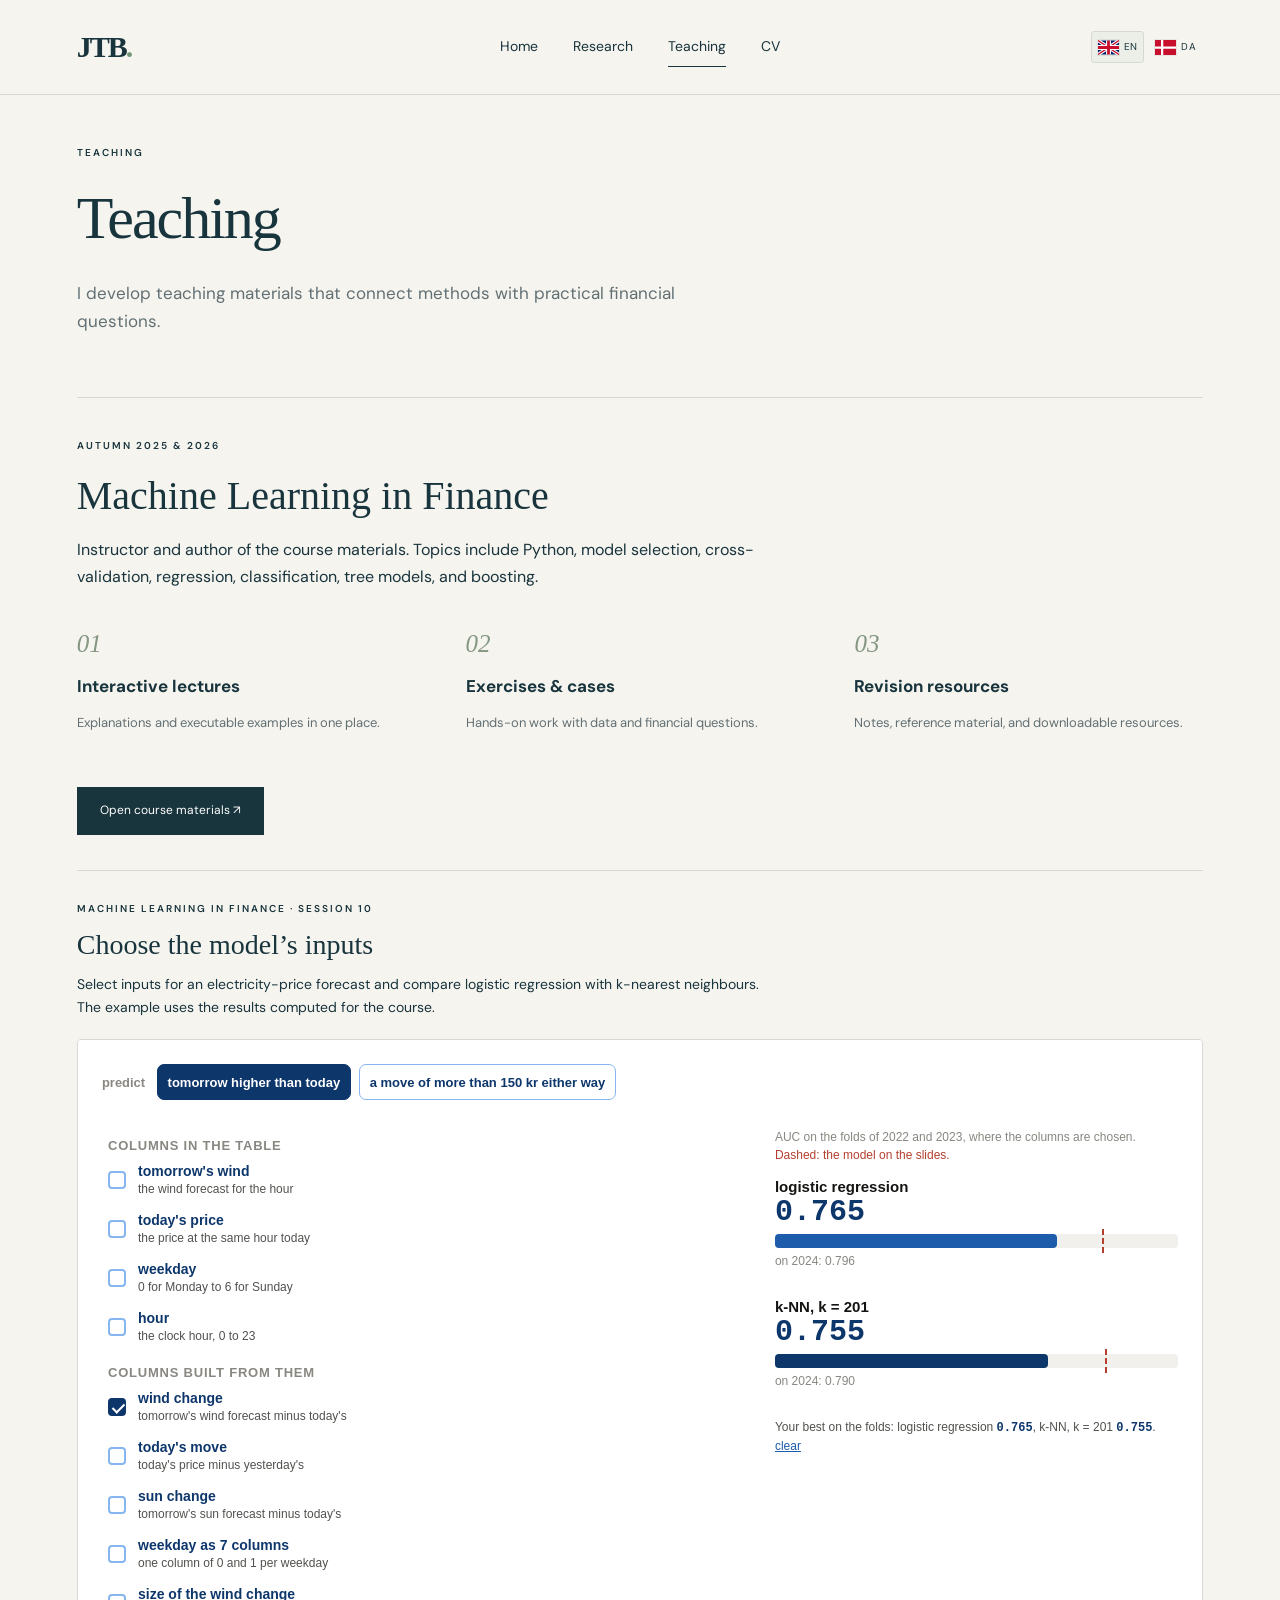
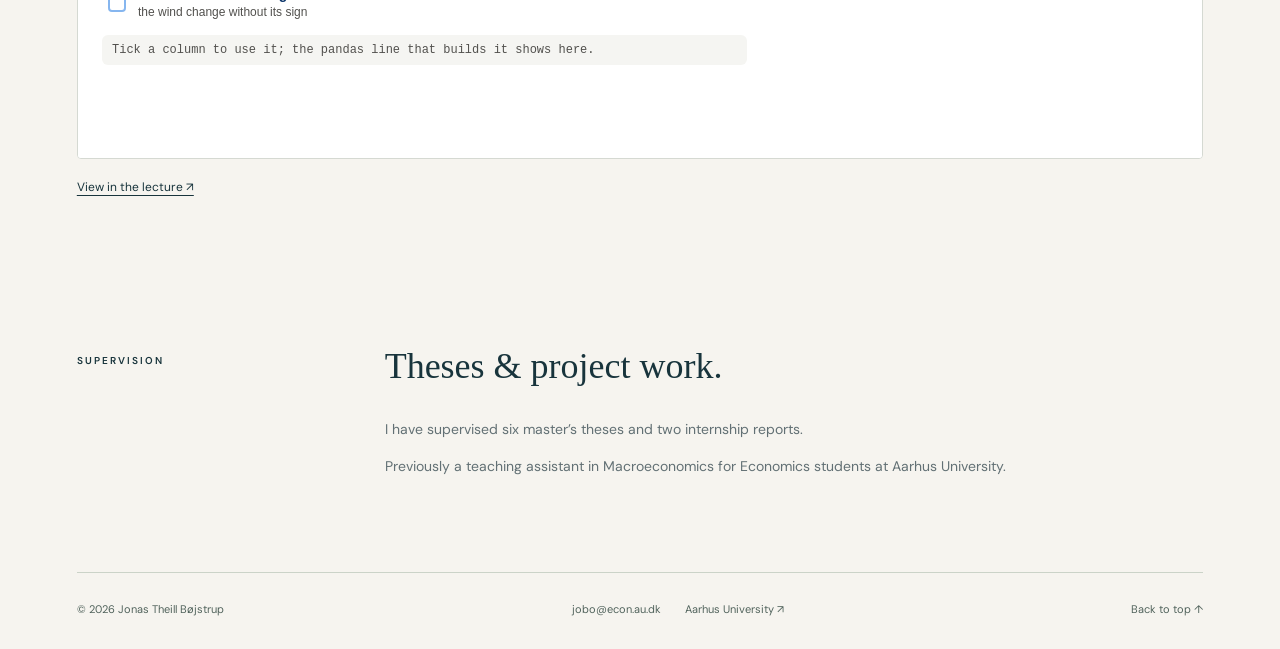
<file: teaching.html>
<!doctype html><html lang="en"><head><meta charset="utf-8"><meta name="viewport" content="width=device-width,initial-scale=1"><title>Teaching | Jonas Theill Bøjstrup</title><meta name="description" content="Teaching by Jonas Theill Bøjstrup at Aarhus University: Machine Learning in Finance, interactive course materials and thesis supervision."><meta name="theme-color" content="#142f38"><link rel="canonical" href="https://theill95.github.io/teaching.html"><link rel="icon" href="assets/favicon.svg" type="image/svg+xml"><link rel="stylesheet" href="assets/style.css?v=20261013-nav-right"><script src="assets/site.js" defer></script><!-- search-metadata --><link rel="alternate" hreflang="en" href="https://theill95.github.io/teaching.html"><link rel="alternate" hreflang="da" href="https://theill95.github.io/da/teaching.html"><link rel="alternate" hreflang="x-default" href="https://theill95.github.io/teaching.html"><meta property="og:title" content="Teaching | Jonas Theill Bøjstrup"><meta property="og:description" content="Teaching by Jonas Theill Bøjstrup at Aarhus University: Machine Learning in Finance, interactive course materials and thesis supervision."><meta property="og:url" content="https://theill95.github.io/teaching.html"><meta property="og:type" content="website"><meta property="og:site_name" content="Jonas Theill Bøjstrup"><meta property="og:locale" content="en_GB"><meta property="og:image" content="https://theill95.github.io/assets/portrait.webp"><meta property="og:image:alt" content="Jonas Theill Bøjstrup"><meta name="author" content="Jonas Theill Bøjstrup"><script type="application/ld+json">{"@context":"https://schema.org","@graph":[{"@type":"Person","@id":"https://theill95.github.io/#person","name":"Jonas Theill Bøjstrup","alternateName":["Jonas Theill Bojstrup","Jonas Bøjstrup","Jonas Bojstrup","Jonas Boejstrup","Jonas Theill Boejstrup"],"url":"https://theill95.github.io/","image":"https://theill95.github.io/assets/portrait.webp","jobTitle":"PhD student","affiliation":{"@type":"CollegeOrUniversity","name":"Aarhus University","url":"https://www.au.dk/en/"},"sameAs":["https://www.au.dk/en/show/person/jobo%40econ.au.dk","https://orcid.org/0009-0007-3066-4237","https://www.linkedin.com/in/jonas-theill-b%C3%B8jstrup-bb6993201/"]},{"@type":"WebSite","@id":"https://theill95.github.io/#website","name":"Jonas Theill Bøjstrup","url":"https://theill95.github.io/","inLanguage":["en","da"],"publisher":{"@id":"https://theill95.github.io/#person"}},{"@type":"WebPage","@id":"https://theill95.github.io/teaching.html#webpage","url":"https://theill95.github.io/teaching.html","name":"Teaching | Jonas Theill Bøjstrup","description":"Teaching by Jonas Theill Bøjstrup at Aarhus University: Machine Learning in Finance, interactive course materials and thesis supervision.","inLanguage":"en","isPartOf":{"@id":"https://theill95.github.io/#website"},"about":{"@id":"https://theill95.github.io/#person"}}]}</script><!-- /search-metadata --></head><body id="top"><a class="skip" href="#main">Skip to content</a><header class="header"><div class="header-left"><a class="wordmark" href="./" aria-label="Jonas Theill Bøjstrup, home">JTB<span class="wordmark-dot">.</span></a></div><nav aria-label="Main navigation"><a href="./">Home</a><a href="research.html">Research</a><a href="teaching.html" class="active" aria-current="page">Teaching</a><a href="cv.html">CV</a></nav><div class="language-switch" aria-label="Language"><a class="language-option selected" href="teaching.html" lang="en" hreflang="en" aria-label="Read in English" aria-current="true"><svg viewBox="0 0 30 20" width="21" height="15" aria-hidden="true" focusable="false"><path fill="#012169" d="M0 0h30v20H0z"/><path stroke="#fff" stroke-width="5" d="m0 0 30 20M30 0 0 20"/><path stroke="#c8102e" stroke-width="2" d="m0 0 30 20M30 0 0 20"/><path stroke="#fff" stroke-width="7" d="M15 0v20M0 10h30"/><path stroke="#c8102e" stroke-width="4" d="M15 0v20M0 10h30"/></svg><span>EN</span></a><a class="language-option" href="da/teaching.html" lang="da" hreflang="da" aria-label="Læs på dansk"><svg viewBox="0 0 28 20" width="21" height="15" aria-hidden="true" focusable="false"><path fill="#c8102e" d="M0 0h28v20H0z"/><path fill="#fff" d="M8 0h3v20H8zM0 8.5h28v3H0z"/></svg><span>DA</span></a></div></header><main id="main"><section class="page-intro"><span class="eyebrow">Teaching</span><h1>Teaching</h1><p>I develop teaching materials that connect methods with practical financial questions.</p></section><section class="course-detail"><span class="eyebrow">Autumn 2025 & 2026</span><h2>Machine Learning in Finance</h2><p>Instructor and author of the course materials. Topics include Python, model selection, cross-validation, regression, classification, tree models, and boosting.</p><div class="course-items"><div><span>01</span><h3>Interactive lectures</h3><p>Explanations and executable examples in one place.</p></div><div><span>02</span><h3>Exercises & cases</h3><p>Hands-on work with data and financial questions.</p></div><div><span>03</span><h3>Revision resources</h3><p>Notes, reference material, and downloadable resources.</p></div></div><a class="button" href="https://theill95.github.io/mlfin-2026/">Open course materials ↗</a><div class="course-demo"><span class="eyebrow">Machine Learning in Finance · Session 10</span><h3>Choose the model’s inputs</h3><p>Select inputs for an electricity-price forecast and compare logistic regression with k-nearest neighbours. The example uses the results computed for the course.</p><iframe src="assets/feature-lab.html" title="Choose the model’s inputs" loading="lazy"></iframe><a href="https://theill95.github.io/mlfin-2026/session_10/session_10.html#/the-feature-lab">View in the lecture ↗</a></div></section><section class="about-strip"><span class="eyebrow">Supervision</span><div><h2>Theses & project work.</h2><p>I have supervised six master’s theses and two internship reports.</p><p>Previously a teaching assistant in Macroeconomics for Economics students at Aarhus University.</p></div></section></main><footer class="compact-footer"><div class="footer-bottom"><span>© 2026 Jonas Theill Bøjstrup</span><div><a class="" href="mailto:jobo@econ.au.dk">jobo@econ.au.dk</a><a class="" href="https://www.au.dk/en/show/person/jobo%40econ.au.dk">Aarhus University ↗</a></div><a href="#top">Back to top ↑</a></div></footer><div id="notice" role="status" aria-live="polite"></div></body></html>
</file>
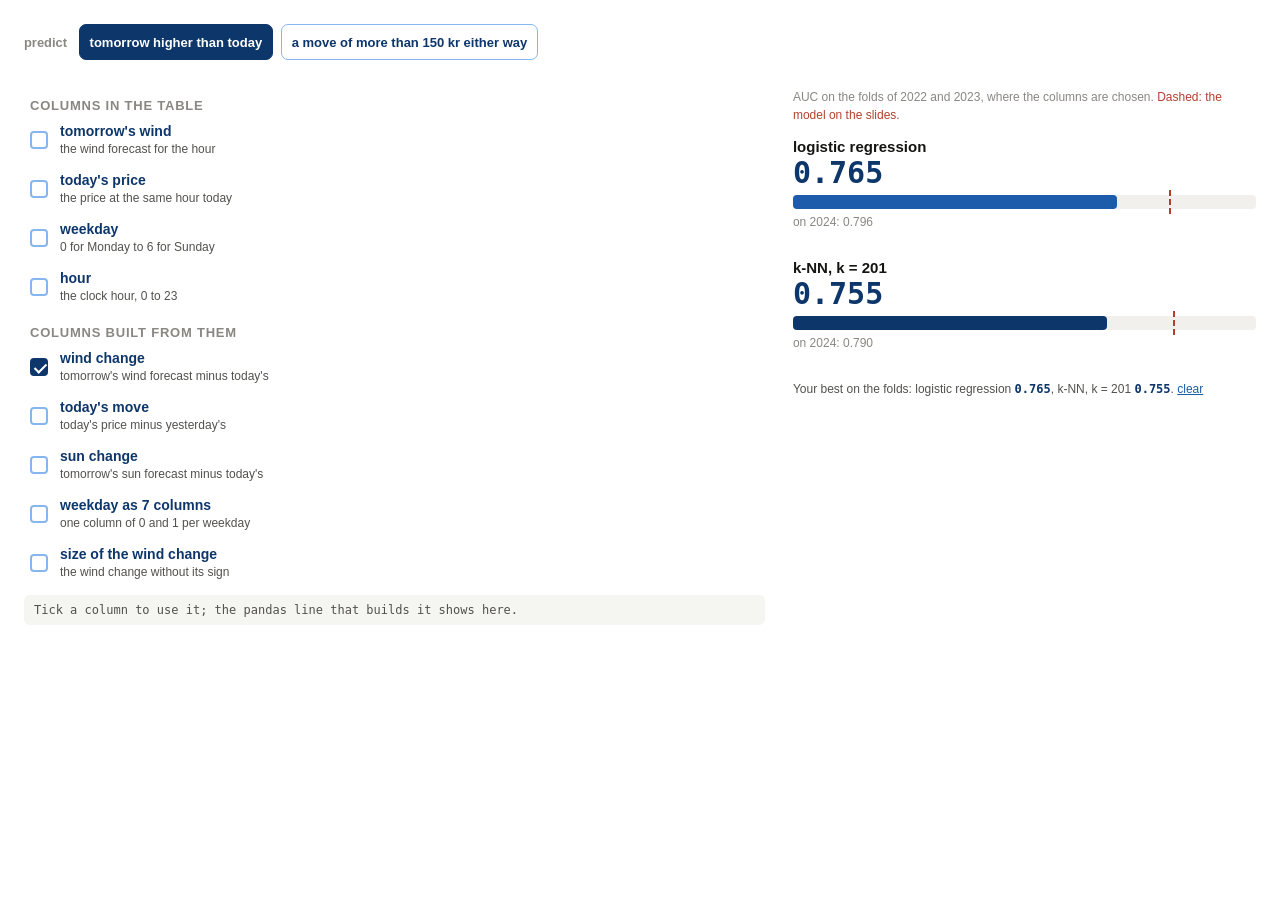
<file: assets/feature-lab.html>
<!doctype html><html lang="en"><head><meta charset="utf-8"><meta name="viewport" content="width=device-width,initial-scale=1"><title>Feature lab — Machine Learning in Finance</title></head><body><h1 style="position:absolute;width:1px;height:1px;overflow:hidden;clip-path:inset(50%)">Feature lab</h1>
<style>
.w-btn { font: 600 0.54em "Segoe UI", sans-serif; color: #0d366b; background: #ffffff; border: 1.5px solid #86b6ef; border-radius: 7px; padding: 0 0.75em; height: 2em; box-sizing: border-box; display: inline-flex; align-items: center; justify-content: center; line-height: 1; cursor: pointer; white-space: nowrap; vertical-align: middle; }
.w-marks { display: inline-flex; align-items: center; gap: 0.45em; flex-wrap: wrap; }
.w-btn:hover { border-color: #1c5cab; }
.w-btn.on { background: #0d366b; color: #ffffff; border-color: #0d366b; }
.w-read { font: 0.54em "Segoe UI", sans-serif; color: #52514e; }
.w-read b, .w-val { font-family: "Cascadia Mono", Consolas, monospace; color: #0d366b; font-weight: 600; }
.w-range { accent-color: #1c5cab; }
.w-tip { position: absolute; pointer-events: none; background: #ffffff; border: 1px solid #c3c2b7; border-radius: 6px; padding: 4px 8px; font: 13px "Segoe UI", sans-serif; color: #141413; box-shadow: 0 2px 6px rgba(0,0,0,0.08); white-space: nowrap; display: none; z-index: 5; }

.w-lb-labels { display: flex; align-items: center; gap: 0.45em; margin-bottom: 0.15em; }
.w-lb-labels span.k { font: 600 0.46em "Segoe UI", sans-serif; color: #898781; margin-right: 0.3em; }
.w-lb { display: flex; gap: 30px; align-items: flex-start; }
.w-lb-list { flex: 0 0 660px; }
.w-lb-h { font: 700 13px "Segoe UI", sans-serif; color: #898781; letter-spacing: 0.06em; text-transform: uppercase; margin: 6px 0 2px 6px; }
.w-lb-item { display: flex; align-items: center; gap: 11px; padding: 3px 6px; border-radius: 6px; cursor: pointer; font: 18px "Segoe UI", sans-serif; user-select: none; }
.w-lb-item:hover { background: #f1f0ec; }
.w-lb-box { width: 18px; height: 18px; border: 2px solid #86b6ef; border-radius: 4px; flex: 0 0 16px; position: relative; background: #fff; }
.w-lb-item.on .w-lb-box { background: #0d366b; border-color: #0d366b; }
.w-lb-item.on .w-lb-box::after { content: ""; position: absolute; left: 5px; top: 1px; width: 5px; height: 10px; border: solid #fff; border-width: 0 2.5px 2.5px 0; transform: rotate(45deg); }
.w-lb-name { font-weight: 600; color: #0d366b; flex: 0 0 13.2em; }
.w-lb-desc { color: #52514e; font-size: 16.5px; }
.w-lb-code { font: 14px "Cascadia Mono", Consolas, monospace; color: #52514e; background: #f5f5f2; border-radius: 6px; padding: 6px 10px; margin-top: 8px; white-space: nowrap; overflow: hidden; min-height: 17px; }
.w-lb-res { flex: 1 1 auto; font: 16px "Segoe UI", sans-serif; color: #52514e; padding-top: 4px; }
.w-lb-model { margin: 2px 0 18px; }
.w-lb-model .nm { font-weight: 700; color: #141413; font-size: 17.5px; }
.w-lb-big { display: flex; align-items: baseline; gap: 12px; margin: 0 0 5px; }
.w-lb-big b { font: 700 36px "Cascadia Mono", Consolas, monospace; color: #0d366b; }
.w-lb-delta { font: 700 18px "Cascadia Mono", Consolas, monospace; }
.w-lb-track { position: relative; height: 14px; background: #f1f0ec; border-radius: 4px; }
.w-lb-fill { position: absolute; left: 0; top: 0; bottom: 0; width: 0; border-radius: 4px; background: #1c5cab; transition: width 0.5s ease; }
.w-lb-mark { position: absolute; top: -5px; bottom: -5px; width: 0; border-left: 2px dashed #b3402f; }
.w-lb-sub { font-size: 15px; color: #898781; margin-top: 4px; }
.w-lb-foot { font-size: 15px; color: #52514e; margin-top: 4px; }
.w-lb-foot b { font-family: "Cascadia Mono", Consolas, monospace; color: #0d366b; }
.w-lb-foot button { font: inherit; color: #1c5cab; background: none; border: none; padding: 0; cursor: pointer; text-decoration: underline; }
</style>
<div id="lab">
<div class="w-lb-labels" id="lab-labels"></div>
<div class="w-lb">
<div class="w-lb-list"><div id="lab-list"></div><div class="w-lb-code" id="lab-code"></div></div>
<div class="w-lb-res"><div class="w-lb-sub" style="margin: 0 0 10px">AUC on the folds of 2022 and 2023, where the columns are chosen. <span style="color:#b3402f">Dashed: the model on the slides.</span></div><div id="lab-models"></div><div class="w-lb-foot" id="lab-foot"></div></div>
</div>
</div>
<script>
(function () {

var NS = "http://www.w3.org/2000/svg";
function el(tag, attrs, parent, text) { var e = document.createElementNS(NS, tag); for (var k in attrs) e.setAttribute(k, attrs[k]); if (text !== undefined) e.textContent = text; if (parent) parent.appendChild(e); return e; }
function txt(parent, x, y, s, o) { o = o || {}; return el("text", { x: x, y: y, "font-size": o.size || 12.5, "font-weight": o.weight || 400, fill: o.fill || "#898781", "text-anchor": o.anchor || "start", "font-family": "Segoe UI, sans-serif", transform: o.rotate ? "rotate(" + o.rotate + " " + x + " " + y + ")" : "", stroke: o.halo ? "#fcfcfb" : "none", "stroke-width": o.halo ? 4 : 0, "paint-order": "stroke" }, parent, s); }
function onShow(node, fn) { var sec = node.closest("section"); if (!sec) { fn(); return; } var was = false; function check() { var now = sec.classList.contains("present"); if (now && !was) fn(); was = now; } new MutationObserver(check).observe(sec, { attributes: true, attributeFilter: ["class"] }); check(); }
function visible(node) { var sec = node.closest("section"); return !sec || sec.classList.contains("present"); }
function lerp(a, b, t) { return a + (b - a) * t; }
function ramp(stops, t) { t = Math.max(0, Math.min(1, t)); var n = stops.length - 1, i = Math.min(n - 1, Math.floor(t * n)), u = t * n - i, a = stops[i], b = stops[i + 1]; return "rgb(" + Math.round(lerp(a[0], b[0], u)) + "," + Math.round(lerp(a[1], b[1], u)) + "," + Math.round(lerp(a[2], b[2], u)) + ")"; }
var BLUES = [[241, 245, 250], [134, 182, 239], [28, 92, 171], [13, 54, 107]];
var AMBERS = [[240, 222, 170], [184, 134, 11]];
var BRICKS = [[251, 241, 240], [224, 160, 149], [179, 64, 47]];
function priceColour(v) { if (v === null || v === undefined) return "#ffffff"; if (v < 0) return ramp(AMBERS, Math.min(1, -v / 300)); return ramp(BLUES, Math.min(1, v / 1500)); }
function fmt(n) { var s = Math.round(Math.abs(n)).toLocaleString("en-GB"); return (n < -0.5 ? "−" : "") + s; }
function hh(h) { return (h < 10 ? "0" : "") + h + ":00"; }
function niceTicks(lo, hi, n) { var span = hi - lo, raw = span / Math.max(1, n), mag = Math.pow(10, Math.floor(Math.log10(raw))), step = [1, 2, 2.5, 5, 10].map(function (m) { return m * mag; }).filter(function (s) { return s >= raw; })[0]; var out = []; for (var v = Math.ceil(lo / step) * step; v <= hi + 1e-9; v += step) out.push(Math.round(v * 1000) / 1000); return out; }
function store(key, value) { try { localStorage.setItem(key, JSON.stringify(value)); } catch (e) { window["__" + key] = value; } return value; }
function recall(key) { try { var v = localStorage.getItem(key); if (v) return JSON.parse(v); } catch (e) {} return window["__" + key] || null; }
function hidpi(canvas, w, h) { var r = 2; canvas.width = w * r; canvas.height = h * r; canvas.style.width = w + "px"; canvas.style.height = h + "px"; var c = canvas.getContext("2d"); c.setTransform(r, 0, 0, r, 0, 0); return c; }
var MONTHS = ["January", "February", "March", "April", "May", "June", "July", "August", "September", "October", "November", "December"];
var WEEKDAYS = ["Sunday", "Monday", "Tuesday", "Wednesday", "Thursday", "Friday", "Saturday"];
function longDate(iso) { var d = new Date(iso + "T12:00:00"); return WEEKDAYS[d.getDay()] + " " + d.getDate() + " " + MONTHS[d.getMonth()] + " " + d.getFullYear(); }
var WDNAMES = ["Monday", "Tuesday", "Wednesday", "Thursday", "Friday", "Saturday", "Sunday"];
function dayMonth(iso) { var d = new Date(iso + "T12:00:00"); return WEEKDAYS[d.getDay()] + " " + d.getDate() + " " + MONTHS[d.getMonth()]; }
function signed(v) { return (v > 0 ? "+" : "") + fmt(v); }
function diverge(v, span) { if (v === null || v === undefined) return "#ffffff"; var t = Math.max(-1, Math.min(1, v / span)); return t < 0 ? ramp([[241, 240, 236], [134, 182, 239], [28, 92, 171]], -t) : ramp([[241, 240, 236], [224, 160, 149], [179, 64, 47]], t); }

  var D = {"chips":[{"name":"tomorrow's wind","cols":["wind"],"kind":"raw","code":"power['wind']","desc":"the wind forecast for the hour"},{"name":"today's price","cols":["price_before"],"kind":"raw","code":"power.groupby('hour')['price'].shift(1)","desc":"the price at the same hour today"},{"name":"weekday","cols":["weekday"],"kind":"raw","code":"power['weekday']","desc":"0 for Monday to 6 for Sunday"},{"name":"hour","cols":["hour"],"kind":"raw","code":"power['hour']","desc":"the clock hour, 0 to 23"},{"name":"wind change","cols":["wind_change"],"kind":"built","code":"power['wind'] - power.groupby('hour')['wind'].shift(1)","desc":"tomorrow's wind forecast minus today's"},{"name":"today's move","cols":["change_before"],"kind":"built","code":"power['price_before'] - power.groupby('hour')['price'].shift(2)","desc":"today's price minus yesterday's"},{"name":"sun change","cols":["solar_change"],"kind":"built","code":"power['solar'] - power.groupby('hour')['solar'].shift(1)","desc":"tomorrow's sun forecast minus today's"},{"name":"weekday as 7 columns","cols":["weekday_0","weekday_1","weekday_2","weekday_3","weekday_4","weekday_5","weekday_6"],"kind":"built","code":"pd.get_dummies(power['weekday'], prefix='weekday', dtype=int)","desc":"one column of 0 and 1 per weekday"},{"name":"size of the wind change","cols":["size_wind_change"],"kind":"built","code":"power['wind_change'].abs()","desc":"the wind change without its sign"}],"up":[null,[0.6336,0.6585,0.6279,0.6378],[0.665,0.67,0.6464,0.6597],[0.7067,0.7173,0.7524,0.7558],[0.6321,0.649,0.5492,0.5622],[0.6961,0.7141,0.6922,0.702],[0.6662,0.6844,0.682,0.6956],[0.7418,0.7563,0.7756,0.7812],[0.5035,0.5068,0.5127,0.5074],[0.6332,0.6588,0.6338,0.6407],[0.6664,0.6702,0.6614,0.6738],[0.7071,0.7171,0.7533,0.7744],[0.6327,0.65,0.6465,0.6606],[0.696,0.7143,0.7088,0.7258],[0.6661,0.6841,0.7075,0.73],[0.7419,0.756,0.7751,0.8001],[0.7648,0.7957,0.7552,0.7899],[0.7637,0.7955,0.7523,0.7821],[0.7731,0.8024,0.7767,0.8166],[0.77,0.8038,0.7824,0.8098],[0.8104,0.8252,0.8095,0.822],[0.8101,0.8251,0.8083,0.8201],[0.8148,0.8305,0.8213,0.8363],[0.8111,0.8314,0.8207,0.8351],[0.7647,0.7958,0.7626,0.7928],[0.7637,0.7956,0.7569,0.7871],[0.773,0.8023,0.7817,0.8144],[0.77,0.8038,0.7814,0.8127],[0.8104,0.8253,0.8221,0.8367],[0.8101,0.8252,0.8188,0.8334],[0.8148,0.8305,0.8298,0.8468],[0.811,0.8314,0.8295,0.8432],[0.5583,0.6064,0.5476,0.5857],[0.6444,0.691,0.6556,0.6857],[0.658,0.6732,0.6449,0.6637],[0.7063,0.7279,0.7469,0.7632],[0.6409,0.6758,0.6358,0.6783],[0.709,0.745,0.7064,0.7445],[0.6675,0.6948,0.6835,0.7068],[0.7451,0.7695,0.7758,0.7937],[0.5539,0.6037,0.5513,0.5913],[0.644,0.6913,0.6518,0.6911],[0.6591,0.6733,0.6501,0.6718],[0.7067,0.7276,0.7447,0.7717],[0.6411,0.6761,0.6559,0.7005],[0.7089,0.7452,0.7213,0.7622],[0.6673,0.6945,0.702,0.7348],[0.7451,0.7692,0.7758,0.8049],[0.7637,0.7982,0.7517,0.7971],[0.7624,0.7982,0.7497,0.7916],[0.7725,0.8025,0.7684,0.8144],[0.7691,0.8045,0.7769,0.8114],[0.8119,0.831,0.807,0.8313],[0.8114,0.8315,0.8059,0.8327],[0.8151,0.8335,0.8148,0.8382],[0.8114,0.8353,0.8184,0.843],[0.7636,0.7983,0.7573,0.7999],[0.7623,0.7982,0.7564,0.7982],[0.7725,0.8025,0.7739,0.8132],[0.769,0.8045,0.7776,0.8163],[0.8118,0.831,0.8189,0.8442],[0.8113,0.8315,0.8178,0.8428],[0.815,0.8335,0.8256,0.85],[0.8113,0.8352,0.8288,0.8476],[0.5218,0.539,0.5114,0.5217],[0.628,0.6624,0.6284,0.65],[0.6615,0.6726,0.6404,0.6628],[0.7061,0.719,0.7373,0.7639],[0.6289,0.6535,0.6132,0.6369],[0.6919,0.7154,0.6909,0.7081],[0.6641,0.6858,0.6824,0.6946],[0.7417,0.7571,0.7681,0.7828],[0.5016,0.5356,0.5119,0.5105],[0.6277,0.6628,0.6262,0.6478],[0.663,0.6732,0.6511,0.6662],[0.7065,0.7188,0.7389,0.7665],[0.6269,0.6532,0.6407,0.6532],[0.6917,0.7156,0.7038,0.7153],[0.6641,0.6856,0.6991,0.7172],[0.7419,0.7569,0.7666,0.7882],[0.7623,0.7952,0.7565,0.7934],[0.7613,0.795,0.7502,0.7878],[0.7714,0.8019,0.7725,0.816],[0.769,0.8035,0.778,0.8113],[0.8085,0.8252,0.8033,0.8203],[0.8082,0.8251,0.8014,0.8157],[0.8135,0.8305,0.8142,0.8318],[0.8104,0.8314,0.8155,0.8324],[0.7623,0.7953,0.7579,0.7901],[0.7612,0.7951,0.7527,0.7867],[0.7714,0.8019,0.7739,0.8091],[0.769,0.8035,0.7756,0.8089],[0.8085,0.8252,0.811,0.825],[0.8081,0.8251,0.8104,0.8244],[0.8135,0.8305,0.8209,0.8373],[0.8103,0.8314,0.8224,0.8362],[0.5509,0.6141,0.5421,0.5815],[0.641,0.6933,0.6477,0.6961],[0.6546,0.6757,0.6355,0.6689],[0.7057,0.729,0.7341,0.7742],[0.638,0.6773,0.6267,0.6752],[0.7082,0.7454,0.7003,0.7431],[0.6655,0.696,0.6779,0.7086],[0.7452,0.7699,0.7701,0.7973],[0.5464,0.6117,0.5421,0.5935],[0.6407,0.6936,0.6434,0.6941],[0.6558,0.676,0.6416,0.673],[0.7062,0.7288,0.7322,0.7719],[0.638,0.6775,0.6438,0.6888],[0.7081,0.7457,0.7124,0.7519],[0.6654,0.6957,0.6928,0.725],[0.7452,0.7696,0.7683,0.7981],[0.762,0.7977,0.7482,0.798],[0.7607,0.7977,0.7471,0.7954],[0.7709,0.802,0.7623,0.8161],[0.7681,0.8042,0.7713,0.8172],[0.8109,0.8309,0.7992,0.8273],[0.8105,0.8314,0.8,0.8283],[0.814,0.8335,0.8086,0.8364],[0.8109,0.8353,0.8141,0.8414],[0.7619,0.7978,0.7519,0.7974],[0.7606,0.7977,0.7521,0.7936],[0.7708,0.802,0.7655,0.8128],[0.7681,0.8042,0.7714,0.8131],[0.8108,0.831,0.8081,0.8334],[0.8104,0.8315,0.8096,0.8324],[0.814,0.8334,0.8173,0.8416],[0.8108,0.8353,0.8227,0.841],[0.6268,0.6465,0.5562,0.5622],[0.6914,0.7191,0.6865,0.702],[0.6709,0.6856,0.6832,0.6954],[0.7441,0.7578,0.7425,0.7756],[0.6268,0.6465,0.553,0.5524],[0.6914,0.7191,0.6865,0.702],[0.6709,0.6856,0.6836,0.6954],[0.744,0.7578,0.7424,0.7756],[0.6276,0.6475,0.643,0.6615],[0.6913,0.7193,0.6919,0.7281],[0.6711,0.6853,0.682,0.7215],[0.7442,0.7576,0.7274,0.7714],[0.6277,0.6475,0.6442,0.6623],[0.6913,0.7193,0.6919,0.7281],[0.6711,0.6853,0.6823,0.7215],[0.7441,0.7576,0.7275,0.7714],[0.8151,0.8299,0.8041,0.8219],[0.8149,0.8297,0.8008,0.819],[0.8197,0.8338,0.8118,0.8342],[0.8153,0.8347,0.8103,0.8327],[0.8151,0.8299,0.8041,0.8219],[0.8149,0.8297,0.8008,0.819],[0.8197,0.8338,0.812,0.8342],[0.8153,0.8347,0.8103,0.8327],[0.8151,0.8299,0.8053,0.8336],[0.8149,0.8297,0.7989,0.8296],[0.8197,0.8338,0.8107,0.839],[0.8153,0.8347,0.8076,0.8358],[0.8151,0.8299,0.8053,0.8336],[0.8149,0.8297,0.7989,0.8296],[0.8197,0.8338,0.8108,0.839],[0.8153,0.8347,0.8075,0.8358],[0.6445,0.6728,0.6358,0.6782],[0.7064,0.7438,0.6991,0.7396],[0.6692,0.6923,0.6721,0.7057],[0.7454,0.7681,0.7393,0.7852],[0.6445,0.6728,0.6358,0.6783],[0.7064,0.7438,0.6992,0.7397],[0.6692,0.6923,0.6723,0.7058],[0.7455,0.7681,0.7393,0.7852],[0.6443,0.6727,0.6514,0.6988],[0.7064,0.744,0.7019,0.7542],[0.669,0.692,0.6757,0.7266],[0.7456,0.7679,0.7272,0.7859],[0.6443,0.6727,0.6514,0.699],[0.7064,0.744,0.702,0.7543],[0.669,0.692,0.676,0.7267],[0.7456,0.7678,0.7273,0.786],[0.8154,0.8331,0.7984,0.8283],[0.8146,0.8333,0.7967,0.8294],[0.8193,0.8352,0.8035,0.8337],[0.8147,0.8368,0.8057,0.8398],[0.8154,0.8331,0.7983,0.8284],[0.8146,0.8333,0.7967,0.8294],[0.8193,0.8352,0.8036,0.8337],[0.8147,0.8368,0.8058,0.8399],[0.8154,0.8331,0.7969,0.8346],[0.8146,0.8334,0.7957,0.8344],[0.8193,0.8352,0.8024,0.8401],[0.8146,0.8368,0.8031,0.8398],[0.8154,0.8331,0.7968,0.8347],[0.8146,0.8333,0.7957,0.8345],[0.8193,0.8352,0.8025,0.8402],[0.8147,0.8368,0.8032,0.8399],[0.6267,0.6506,0.6149,0.6479],[0.6909,0.7205,0.6824,0.7198],[0.6674,0.6857,0.6836,0.7013],[0.7443,0.7588,0.7358,0.7853],[0.6267,0.6507,0.6166,0.6479],[0.6909,0.7205,0.6827,0.7203],[0.6674,0.6857,0.6846,0.7019],[0.7443,0.7588,0.7362,0.7858],[0.6255,0.6506,0.637,0.6619],[0.6908,0.7207,0.6851,0.7285],[0.6676,0.6857,0.6762,0.7156],[0.7444,0.7586,0.7166,0.7714],[0.6255,0.6506,0.6379,0.6626],[0.6908,0.7207,0.6854,0.729],[0.6676,0.6857,0.6773,0.7161],[0.7444,0.7586,0.717,0.7717],[0.8144,0.8299,0.7985,0.8258],[0.8142,0.8297,0.7946,0.8216],[0.819,0.8338,0.8063,0.8351],[0.8151,0.8347,0.8055,0.835],[0.8144,0.8299,0.7989,0.8262],[0.8142,0.8297,0.795,0.822],[0.819,0.8338,0.8069,0.8355],[0.8151,0.8347,0.8058,0.8353],[0.8143,0.8299,0.794,0.8259],[0.8142,0.8297,0.7896,0.8242],[0.819,0.8338,0.7994,0.8338],[0.815,0.8347,0.7991,0.8326],[0.8144,0.8299,0.7943,0.8263],[0.8142,0.8297,0.7899,0.8246],[0.819,0.8338,0.7998,0.8342],[0.815,0.8347,0.7994,0.833],[0.6413,0.674,0.6278,0.6823],[0.7067,0.7446,0.694,0.7462],[0.6663,0.6931,0.6688,0.7126],[0.7458,0.7687,0.7341,0.7921],[0.6413,0.674,0.6282,0.6831],[0.7067,0.7446,0.6944,0.7469],[0.6663,0.6931,0.6694,0.7134],[0.7458,0.7687,0.7345,0.7925],[0.6409,0.6739,0.6437,0.6953],[0.7066,0.7448,0.6946,0.7537],[0.6662,0.6928,0.6703,0.7214],[0.7459,0.7685,0.7185,0.7866],[0.6409,0.674,0.6444,0.696],[0.7066,0.7448,0.695,0.7544],[0.6662,0.6928,0.6711,0.7221],[0.7459,0.7685,0.719,0.7869],[0.815,0.8331,0.7901,0.8285],[0.8144,0.8333,0.7915,0.8302],[0.8187,0.8352,0.8004,0.8354],[0.8145,0.8368,0.8023,0.8404],[0.815,0.8331,0.7906,0.8289],[0.8144,0.8333,0.7918,0.8307],[0.8187,0.8352,0.8009,0.8359],[0.8145,0.8368,0.8027,0.841],[0.815,0.8331,0.7855,0.8279],[0.8143,0.8334,0.7876,0.8297],[0.8187,0.8352,0.7932,0.836],[0.8144,0.8368,0.7963,0.8359],[0.815,0.8331,0.7857,0.8283],[0.8143,0.8334,0.7876,0.8302],[0.8187,0.8352,0.7936,0.8364],[0.8145,0.8368,0.7967,0.8365],[0.4973,0.5052,0.489,0.4986],[0.6429,0.6698,0.6738,0.6737],[0.6663,0.6572,0.6478,0.6715],[0.7056,0.721,0.7585,0.768],[0.6305,0.6479,0.634,0.6311],[0.6956,0.718,0.7538,0.7528],[0.6667,0.683,0.6979,0.7031],[0.7406,0.7577,0.7916,0.7867],[0.4963,0.5072,0.5042,0.5181],[0.6425,0.67,0.6735,0.6858],[0.6675,0.6585,0.6454,0.6797],[0.706,0.7209,0.7507,0.7717],[0.6303,0.6489,0.6509,0.6455],[0.6954,0.7181,0.7573,0.7617],[0.6666,0.6828,0.7022,0.7118],[0.7407,0.7575,0.7916,0.7825],[0.7648,0.7957,0.7551,0.7899],[0.7637,0.7955,0.752,0.7823],[0.7732,0.8023,0.7759,0.8139],[0.7698,0.8037,0.7792,0.8075],[0.8104,0.8251,0.8096,0.8224],[0.8102,0.825,0.8072,0.8188],[0.8144,0.8302,0.8189,0.8356],[0.8105,0.8312,0.8177,0.8334],[0.7647,0.7958,0.7619,0.7923],[0.7637,0.7955,0.7562,0.7885],[0.7731,0.8022,0.7776,0.8107],[0.7697,0.8037,0.7763,0.8084],[0.8104,0.8252,0.8193,0.8359],[0.8102,0.825,0.816,0.8302],[0.8143,0.8302,0.8251,0.8425],[0.8103,0.8312,0.8248,0.8381],[0.5365,0.6064,0.5362,0.5821],[0.6476,0.6989,0.6895,0.7147],[0.6593,0.6655,0.649,0.682],[0.7049,0.7311,0.7509,0.779],[0.6395,0.6754,0.6571,0.6673],[0.7088,0.748,0.7579,0.7762],[0.6677,0.6934,0.701,0.7117],[0.7439,0.771,0.7887,0.7999],[0.5356,0.6038,0.5421,0.591],[0.6473,0.6991,0.6821,0.7265],[0.6602,0.6662,0.6435,0.6779],[0.7054,0.731,0.7419,0.7824],[0.6397,0.6758,0.6689,0.6895],[0.7086,0.7482,0.7621,0.7835],[0.6675,0.6931,0.7068,0.72],[0.7439,0.7707,0.7918,0.7957],[0.764,0.7982,0.7503,0.7978],[0.7626,0.7981,0.7492,0.7914],[0.7726,0.8024,0.7685,0.8131],[0.7688,0.8044,0.773,0.8107],[0.8117,0.8309,0.8061,0.8308],[0.8112,0.8314,0.807,0.8314],[0.8147,0.8333,0.8137,0.8387],[0.8108,0.8351,0.8149,0.8402],[0.7639,0.7982,0.7552,0.7995],[0.7625,0.7982,0.754,0.7971],[0.7726,0.8024,0.7709,0.8099],[0.7688,0.8044,0.7743,0.8118],[0.8116,0.831,0.8166,0.8423],[0.8112,0.8314,0.8178,0.8379],[0.8147,0.8333,0.8224,0.8452],[0.8107,0.835,0.8245,0.8418],[0.493,0.5359,0.4985,0.512],[0.6362,0.6736,0.6697,0.6874],[0.6632,0.6603,0.6359,0.6701],[0.7049,0.7228,0.7458,0.768],[0.6237,0.6526,0.629,0.6387],[0.6911,0.7194,0.7459,0.7461],[0.6647,0.6843,0.69,0.7024],[0.7406,0.7586,0.7853,0.7838],[0.4917,0.5357,0.5024,0.5178],[0.6359,0.6738,0.6665,0.6878],[0.6645,0.6618,0.6341,0.6747],[0.7054,0.7227,0.7402,0.7638],[0.6236,0.6529,0.6461,0.6411],[0.6909,0.7194,0.7497,0.7506],[0.6646,0.6842,0.6946,0.7049],[0.7407,0.7584,0.7841,0.7766],[0.7623,0.7952,0.756,0.7944],[0.7613,0.795,0.7509,0.7876],[0.7716,0.8018,0.7703,0.8136],[0.7688,0.8034,0.7731,0.8095],[0.8083,0.8251,0.804,0.8182],[0.8081,0.8249,0.8022,0.8148],[0.8131,0.8302,0.8123,0.8308],[0.8099,0.8312,0.8128,0.8304],[0.7623,0.7953,0.757,0.7902],[0.7612,0.795,0.7524,0.788],[0.7716,0.8018,0.77,0.8066],[0.7687,0.8034,0.7707,0.806],[0.8083,0.8251,0.8105,0.8245],[0.8081,0.825,0.8093,0.8221],[0.813,0.8302,0.817,0.8341],[0.8097,0.8312,0.8188,0.8316],[0.5308,0.6141,0.5305,0.585],[0.6446,0.7012,0.679,0.7226],[0.6562,0.6681,0.6351,0.683],[0.7043,0.7325,0.7385,0.7832],[0.6365,0.6769,0.6448,0.6685],[0.7082,0.7486,0.75,0.7687],[0.6658,0.6946,0.6913,0.7134],[0.7439,0.7714,0.7831,0.8001],[0.5299,0.6119,0.5338,0.5819],[0.6443,0.7014,0.673,0.7216],[0.6573,0.6689,0.6283,0.6779],[0.7048,0.7324,0.7311,0.7749],[0.6367,0.6773,0.6564,0.6796],[0.708,0.7487,0.7525,0.7702],[0.6657,0.6943,0.6955,0.7153],[0.7439,0.7711,0.7839,0.7915],[0.7622,0.7977,0.7486,0.7974],[0.7609,0.7976,0.7455,0.7941],[0.771,0.8019,0.7616,0.8145],[0.7679,0.8041,0.7666,0.816],[0.8105,0.8308,0.7999,0.8259],[0.8103,0.8314,0.8022,0.8261],[0.8137,0.8332,0.8077,0.8356],[0.8103,0.8351,0.8109,0.8386],[0.7622,0.7978,0.7495,0.7952],[0.7609,0.7977,0.7503,0.7914],[0.771,0.8019,0.7622,0.8099],[0.7679,0.8041,0.7675,0.8084],[0.8105,0.8309,0.8076,0.8315],[0.8102,0.8314,0.81,0.8281],[0.8136,0.8332,0.8143,0.8377],[0.8102,0.835,0.8184,0.8356],[0.6269,0.6454,0.6329,0.6321],[0.6922,0.7234,0.7253,0.751],[0.6706,0.684,0.6731,0.6904],[0.7428,0.7596,0.7517,0.7722],[0.6269,0.6454,0.6329,0.6322],[0.6922,0.7234,0.7253,0.751],[0.6706,0.684,0.6734,0.6904],[0.7428,0.7596,0.7518,0.7722],[0.6267,0.6466,0.6488,0.6528],[0.6922,0.7235,0.7243,0.7515],[0.6706,0.6838,0.6689,0.6837],[0.743,0.7594,0.7433,0.7619],[0.6267,0.6466,0.6488,0.6528],[0.6921,0.7235,0.7243,0.7515],[0.6706,0.6838,0.669,0.6837],[0.743,0.7594,0.7434,0.7619],[0.8147,0.8298,0.801,0.822],[0.8146,0.8295,0.8016,0.8186],[0.8192,0.8335,0.8086,0.8326],[0.8152,0.8345,0.8088,0.8297],[0.8147,0.8298,0.8009,0.822],[0.8146,0.8295,0.8016,0.8186],[0.8192,0.8335,0.8088,0.8326],[0.8152,0.8344,0.8088,0.8296],[0.8147,0.8298,0.8048,0.8318],[0.8146,0.8295,0.8005,0.8241],[0.8192,0.8335,0.8084,0.8338],[0.815,0.8345,0.8075,0.8276],[0.8147,0.8298,0.8047,0.8318],[0.8146,0.8295,0.8004,0.8241],[0.8192,0.8335,0.8082,0.8338],[0.815,0.8345,0.8072,0.8276],[0.6429,0.6728,0.6485,0.6624],[0.7071,0.7473,0.7303,0.7713],[0.6687,0.6918,0.6697,0.6934],[0.7441,0.7699,0.7484,0.787],[0.6429,0.6728,0.6485,0.6625],[0.7071,0.7473,0.7303,0.7714],[0.6687,0.6918,0.6698,0.6935],[0.7441,0.7699,0.7485,0.7871],[0.6427,0.6728,0.6595,0.6751],[0.707,0.7475,0.7275,0.7638],[0.6685,0.6915,0.6729,0.6957],[0.7443,0.7697,0.7419,0.7734],[0.6427,0.6728,0.6595,0.6752],[0.707,0.7475,0.7275,0.7639],[0.6685,0.6915,0.6731,0.6958],[0.7443,0.7696,0.7421,0.7735],[0.815,0.833,0.7978,0.8277],[0.8143,0.8332,0.7991,0.8268],[0.8188,0.835,0.8042,0.8322],[0.8146,0.8366,0.8051,0.8343],[0.815,0.833,0.7976,0.8277],[0.8143,0.8332,0.799,0.8268],[0.8188,0.835,0.8041,0.8322],[0.8146,0.8366,0.8049,0.8344],[0.815,0.833,0.7987,0.8318],[0.8143,0.8332,0.7983,0.8277],[0.8188,0.835,0.8023,0.8342],[0.8145,0.8366,0.8039,0.8298],[0.815,0.833,0.7985,0.8318],[0.8143,0.8332,0.798,0.8278],[0.8188,0.835,0.8022,0.8343],[0.8145,0.8366,0.8036,0.8299],[0.6235,0.6503,0.6295,0.6504],[0.6914,0.725,0.7183,0.7529],[0.6676,0.6845,0.6652,0.7],[0.743,0.7606,0.7424,0.7744],[0.6235,0.6503,0.6302,0.6512],[0.6914,0.725,0.7186,0.7533],[0.6676,0.6845,0.6665,0.7005],[0.743,0.7606,0.743,0.7747],[0.6236,0.6505,0.6465,0.6565],[0.6913,0.7251,0.7158,0.7448],[0.6678,0.6845,0.6648,0.6854],[0.7433,0.7605,0.7334,0.7603],[0.6236,0.6505,0.647,0.6574],[0.6913,0.7251,0.716,0.7451],[0.6678,0.6845,0.6658,0.6858],[0.7433,0.7605,0.7339,0.7606],[0.8138,0.8298,0.7974,0.8247],[0.8138,0.8295,0.7974,0.8212],[0.8185,0.8335,0.8047,0.8328],[0.8149,0.8345,0.8039,0.8303],[0.8139,0.8298,0.7975,0.825],[0.8138,0.8295,0.7976,0.8216],[0.8185,0.8335,0.8051,0.8332],[0.8149,0.8345,0.8042,0.8306],[0.8138,0.8298,0.7972,0.8241],[0.8138,0.8295,0.794,0.8191],[0.8185,0.8336,0.7998,0.8298],[0.8148,0.8345,0.8013,0.8243],[0.8138,0.8298,0.7974,0.8244],[0.8138,0.8295,0.7939,0.8195],[0.8185,0.8336,0.7998,0.8302],[0.8148,0.8345,0.8012,0.8247],[0.6394,0.674,0.6385,0.6751],[0.7073,0.7481,0.723,0.7684],[0.6663,0.6925,0.6649,0.7045],[0.7444,0.7705,0.7406,0.7847],[0.6395,0.6741,0.639,0.6759],[0.7073,0.7481,0.7233,0.7689],[0.6663,0.6925,0.6657,0.7053],[0.7444,0.7705,0.7411,0.7854],[0.6392,0.674,0.6515,0.681],[0.7072,0.7482,0.7186,0.7583],[0.6662,0.6923,0.6675,0.7004],[0.7447,0.7703,0.7318,0.7705],[0.6392,0.674,0.652,0.6818],[0.7072,0.7482,0.7187,0.7586],[0.6662,0.6923,0.6682,0.7011],[0.7447,0.7703,0.7324,0.7711],[0.8145,0.833,0.7917,0.8271],[0.814,0.8332,0.7948,0.8265],[0.8182,0.835,0.8007,0.8331],[0.8144,0.8366,0.8011,0.8336],[0.8145,0.833,0.792,0.8276],[0.814,0.8332,0.795,0.827],[0.8182,0.835,0.801,0.8336],[0.8144,0.8366,0.8014,0.8343],[0.8145,0.833,0.7909,0.8252],[0.814,0.8332,0.7923,0.8233],[0.8182,0.835,0.7958,0.8294],[0.8143,0.8366,0.7993,0.8264],[0.8145,0.833,0.7909,0.8256],[0.814,0.8332,0.7921,0.8238],[0.8182,0.835,0.7958,0.8298],[0.8143,0.8366,0.7993,0.8271]],"big":[null,[0.557,0.526,0.523,0.5274],[0.472,0.4916,0.5571,0.5462],[0.5361,0.5196,0.6064,0.6394],[0.5361,0.5442,0.5364,0.5131],[0.5609,0.5461,0.5901,0.5748],[0.509,0.535,0.5941,0.5741],[0.5461,0.5411,0.6428,0.6492],[0.5162,0.5181,0.5657,0.5675],[0.5587,0.5292,0.5604,0.56],[0.4714,0.501,0.5772,0.577],[0.5353,0.5214,0.6326,0.6673],[0.5349,0.5491,0.6064,0.5735],[0.5621,0.5491,0.6147,0.5935],[0.5082,0.5394,0.5986,0.6076],[0.545,0.5423,0.6454,0.6617],[0.5214,0.5218,0.6293,0.6393],[0.5642,0.5332,0.6262,0.6406],[0.4801,0.5045,0.6557,0.6595],[0.5616,0.541,0.6597,0.6848],[0.5342,0.5481,0.6807,0.6651],[0.5633,0.5474,0.6789,0.6729],[0.5097,0.5379,0.6955,0.6956],[0.5667,0.5523,0.6947,0.6978],[0.5263,0.5232,0.659,0.6579],[0.565,0.5349,0.6512,0.6608],[0.4787,0.5059,0.6666,0.6952],[0.5599,0.5417,0.6717,0.6876],[0.5371,0.5526,0.6994,0.6845],[0.5638,0.5508,0.692,0.692],[0.5093,0.5419,0.6978,0.715],[0.5652,0.5532,0.7022,0.7045],[0.5151,0.5325,0.5517,0.5923],[0.5655,0.5295,0.5868,0.6027],[0.4868,0.5213,0.5861,0.5884],[0.5523,0.5302,0.6394,0.6748],[0.5317,0.5452,0.5985,0.6166],[0.5676,0.5501,0.6305,0.6353],[0.5188,0.5571,0.6082,0.6248],[0.565,0.5541,0.659,0.6814],[0.5223,0.5232,0.5823,0.6067],[0.5666,0.5322,0.6044,0.6153],[0.4867,0.5252,0.5874,0.6215],[0.5504,0.5315,0.643,0.6774],[0.5348,0.5498,0.6187,0.6181],[0.568,0.5531,0.6399,0.6446],[0.5188,0.5589,0.6065,0.6394],[0.5632,0.5551,0.6556,0.6795],[0.5281,0.5284,0.6436,0.6768],[0.566,0.5343,0.6452,0.6773],[0.4968,0.5291,0.6641,0.702],[0.566,0.5461,0.6709,0.7045],[0.5396,0.5496,0.6908,0.6982],[0.5656,0.5506,0.6896,0.703],[0.5221,0.5593,0.6928,0.7178],[0.5746,0.5598,0.6991,0.7146],[0.5331,0.5287,0.6619,0.6822],[0.5667,0.5361,0.6597,0.6829],[0.4965,0.5298,0.6655,0.7054],[0.5644,0.5467,0.6719,0.7019],[0.543,0.5536,0.6966,0.7077],[0.5659,0.5537,0.6982,0.7099],[0.5218,0.5611,0.6935,0.7239],[0.5733,0.5606,0.7042,0.7181],[0.516,0.5089,0.4626,0.4602],[0.5505,0.5216,0.5333,0.5383],[0.4892,0.4965,0.5625,0.5577],[0.5375,0.5197,0.6094,0.6493],[0.5389,0.5421,0.5449,0.5227],[0.5577,0.5441,0.5807,0.5689],[0.515,0.5337,0.5798,0.5811],[0.5462,0.54,0.6309,0.6521],[0.5203,0.5141,0.554,0.5284],[0.5517,0.5253,0.5688,0.5574],[0.4889,0.5054,0.5715,0.5777],[0.5366,0.5214,0.6289,0.6617],[0.5388,0.5472,0.5977,0.5685],[0.5589,0.5473,0.5998,0.5795],[0.5142,0.5378,0.5839,0.6007],[0.5451,0.5413,0.6318,0.6516],[0.5195,0.5133,0.635,0.6572],[0.5535,0.528,0.6366,0.6418],[0.4941,0.5077,0.6535,0.676],[0.5616,0.5408,0.6588,0.6836],[0.5399,0.5459,0.6776,0.6682],[0.5582,0.5457,0.674,0.6685],[0.5155,0.5372,0.6825,0.6946],[0.5669,0.5512,0.6887,0.6992],[0.527,0.5178,0.6578,0.6534],[0.5547,0.5306,0.6543,0.6553],[0.4931,0.5089,0.6652,0.6937],[0.5598,0.5414,0.6683,0.6853],[0.5414,0.5507,0.6902,0.6751],[0.559,0.5492,0.6815,0.6804],[0.5149,0.541,0.6865,0.7056],[0.5653,0.5521,0.6945,0.6986],[0.5153,0.5181,0.5594,0.6155],[0.5563,0.525,0.5944,0.6181],[0.4982,0.5255,0.581,0.6184],[0.5519,0.5296,0.6314,0.6854],[0.535,0.5443,0.5864,0.6249],[0.5636,0.5481,0.6165,0.6305],[0.5241,0.5553,0.5922,0.6354],[0.5644,0.553,0.6461,0.6806],[0.5216,0.5201,0.5801,0.6117],[0.5572,0.5282,0.6033,0.6143],[0.4979,0.5282,0.5807,0.6289],[0.5503,0.5309,0.632,0.6727],[0.5377,0.5494,0.6017,0.6162],[0.5641,0.5512,0.6259,0.6298],[0.5236,0.5571,0.594,0.6376],[0.5628,0.554,0.6419,0.6707],[0.5243,0.5209,0.6446,0.6875],[0.5555,0.5293,0.6504,0.6861],[0.5042,0.5315,0.6598,0.7078],[0.5652,0.5461,0.666,0.7046],[0.5404,0.5484,0.6827,0.6976],[0.5614,0.5488,0.6821,0.7011],[0.5263,0.5576,0.6831,0.7197],[0.5739,0.5587,0.6908,0.7137],[0.5292,0.5231,0.6627,0.6836],[0.5566,0.5318,0.6592,0.6813],[0.5038,0.5314,0.6617,0.7071],[0.5637,0.5466,0.6687,0.699],[0.5434,0.5525,0.687,0.6997],[0.562,0.5521,0.6895,0.7002],[0.5256,0.5598,0.6858,0.7179],[0.5726,0.5595,0.6959,0.7113],[0.5827,0.5513,0.545,0.4972],[0.6069,0.5657,0.5891,0.5748],[0.576,0.5607,0.5936,0.5741],[0.6136,0.5795,0.6232,0.6405],[0.5827,0.5513,0.5407,0.5131],[0.607,0.5657,0.5891,0.5748],[0.576,0.5607,0.5934,0.5741],[0.6136,0.5795,0.6231,0.6405],[0.5879,0.555,0.604,0.574],[0.6078,0.5676,0.6129,0.5917],[0.5754,0.5633,0.5985,0.5967],[0.613,0.58,0.6212,0.6182],[0.5879,0.555,0.6037,0.5749],[0.6078,0.5676,0.6129,0.5917],[0.5754,0.5633,0.5985,0.5967],[0.613,0.58,0.621,0.6182],[0.5884,0.5576,0.677,0.6648],[0.6045,0.5654,0.6701,0.6673],[0.577,0.5662,0.6796,0.6878],[0.6169,0.5818,0.6823,0.6851],[0.5884,0.5576,0.677,0.6648],[0.6046,0.5654,0.6701,0.6673],[0.577,0.5662,0.6796,0.6878],[0.6168,0.5818,0.6822,0.6851],[0.5917,0.56,0.678,0.6724],[0.6054,0.5674,0.6741,0.6727],[0.5765,0.5665,0.6745,0.6828],[0.616,0.5822,0.6767,0.6784],[0.5917,0.56,0.678,0.6724],[0.6054,0.5674,0.6741,0.6727],[0.5765,0.5666,0.6744,0.6828],[0.616,0.5822,0.6765,0.6784],[0.5843,0.5521,0.5957,0.6163],[0.6059,0.5657,0.618,0.6296],[0.5835,0.5676,0.6045,0.6223],[0.6155,0.5823,0.6314,0.659],[0.5843,0.5521,0.5957,0.6162],[0.6059,0.5657,0.618,0.6295],[0.5835,0.5676,0.6044,0.6223],[0.6155,0.5823,0.6313,0.659],[0.5867,0.5544,0.6074,0.6128],[0.6067,0.5677,0.6234,0.624],[0.5823,0.569,0.6018,0.6146],[0.6147,0.5827,0.6277,0.6348],[0.5867,0.5544,0.6074,0.6128],[0.6067,0.5677,0.6234,0.624],[0.5823,0.5691,0.6016,0.6146],[0.6147,0.5827,0.6278,0.6348],[0.5908,0.5587,0.6811,0.6949],[0.6041,0.5655,0.6788,0.6891],[0.5859,0.5725,0.6797,0.7028],[0.6177,0.5834,0.6816,0.6938],[0.5908,0.5587,0.6811,0.6949],[0.6042,0.5654,0.6788,0.6891],[0.586,0.5725,0.6797,0.7028],[0.6177,0.5834,0.6815,0.6938],[0.5924,0.5607,0.6751,0.6881],[0.6051,0.5674,0.674,0.686],[0.5848,0.573,0.6698,0.6931],[0.6166,0.5838,0.6753,0.684],[0.5924,0.5607,0.6751,0.6881],[0.6051,0.5674,0.674,0.686],[0.5848,0.573,0.6698,0.6931],[0.6166,0.5838,0.6754,0.684],[0.5827,0.552,0.5572,0.5369],[0.6033,0.5648,0.5877,0.5749],[0.5764,0.5611,0.5905,0.5841],[0.6118,0.579,0.6148,0.6406],[0.5827,0.552,0.5601,0.5349],[0.6033,0.5648,0.5874,0.5749],[0.5764,0.5611,0.5901,0.5842],[0.6118,0.579,0.6142,0.6406],[0.586,0.5548,0.6027,0.5705],[0.604,0.5667,0.6082,0.5843],[0.5757,0.5636,0.5988,0.5942],[0.6112,0.5794,0.6162,0.6089],[0.586,0.5548,0.6029,0.5693],[0.6041,0.5667,0.6078,0.5842],[0.5757,0.5636,0.5983,0.5941],[0.6112,0.5794,0.6157,0.6089],[0.5865,0.5573,0.6782,0.6661],[0.6003,0.5645,0.6662,0.6671],[0.577,0.5664,0.6734,0.6867],[0.6166,0.5812,0.6773,0.6855],[0.5865,0.5573,0.6779,0.6658],[0.6004,0.5645,0.6658,0.6667],[0.577,0.5664,0.6733,0.6865],[0.6166,0.5812,0.6767,0.6854],[0.5888,0.5599,0.6693,0.6615],[0.6013,0.5667,0.6644,0.6646],[0.5762,0.5667,0.6655,0.673],[0.6157,0.5816,0.6688,0.6716],[0.5888,0.5599,0.6691,0.6612],[0.6013,0.5667,0.6639,0.6643],[0.5763,0.5667,0.665,0.6729],[0.6157,0.5817,0.6683,0.6715],[0.5821,0.5518,0.5936,0.6248],[0.602,0.5648,0.6138,0.6307],[0.5828,0.5682,0.5995,0.6324],[0.6141,0.5817,0.6273,0.6553],[0.5821,0.5518,0.5933,0.6247],[0.602,0.5648,0.6136,0.6306],[0.5828,0.5682,0.5995,0.6323],[0.6141,0.5817,0.6272,0.6553],[0.5839,0.5548,0.6015,0.6105],[0.6028,0.5668,0.6207,0.6164],[0.5818,0.5695,0.598,0.6145],[0.6134,0.5821,0.6224,0.6251],[0.5839,0.5548,0.6012,0.6105],[0.6028,0.5668,0.6205,0.6164],[0.5818,0.5696,0.5977,0.6144],[0.6134,0.5821,0.6222,0.625],[0.5871,0.5583,0.6774,0.6937],[0.6,0.5645,0.673,0.6874],[0.5845,0.5728,0.673,0.703],[0.6173,0.5829,0.6779,0.694],[0.5871,0.5583,0.6773,0.6934],[0.6,0.5645,0.6726,0.6871],[0.5846,0.5728,0.6728,0.7029],[0.6173,0.5829,0.6776,0.694],[0.5886,0.5606,0.6653,0.6778],[0.6009,0.5667,0.6651,0.678],[0.5836,0.5732,0.662,0.6822],[0.6163,0.5833,0.6699,0.6764],[0.5886,0.5606,0.6652,0.6776],[0.601,0.5667,0.6648,0.6778],[0.5837,0.5732,0.6616,0.6822],[0.6163,0.5833,0.6695,0.6765],[0.6398,0.6486,0.6294,0.6412],[0.6381,0.6452,0.6214,0.6375],[0.6364,0.6501,0.6572,0.6427],[0.641,0.6439,0.6601,0.6807],[0.6414,0.6566,0.6709,0.6606],[0.6398,0.6532,0.6727,0.6602],[0.6383,0.6583,0.681,0.6752],[0.6425,0.6517,0.6905,0.6879],[0.6412,0.6489,0.6589,0.6586],[0.6396,0.6456,0.6539,0.6562],[0.6365,0.6504,0.6656,0.676],[0.6406,0.6441,0.6751,0.6829],[0.6426,0.6566,0.6903,0.6774],[0.6412,0.6534,0.689,0.678],[0.6382,0.6584,0.6887,0.692],[0.6421,0.6518,0.7017,0.6916],[0.6407,0.6507,0.6293,0.6394],[0.6386,0.647,0.6282,0.6399],[0.6369,0.6505,0.6551,0.6682],[0.6437,0.6425,0.6608,0.684],[0.6424,0.6596,0.6802,0.6654],[0.6404,0.6556,0.6759,0.672],[0.6389,0.6591,0.6935,0.6965],[0.645,0.6494,0.6919,0.6944],[0.6421,0.651,0.6564,0.6553],[0.6401,0.6474,0.6518,0.6595],[0.6369,0.6507,0.6662,0.6883],[0.6433,0.6428,0.6698,0.682],[0.6438,0.6594,0.6942,0.6848],[0.6417,0.6557,0.6883,0.6886],[0.6388,0.6592,0.6958,0.7087],[0.6446,0.6497,0.7007,0.7007],[0.6404,0.6489,0.6447,0.6737],[0.6394,0.6459,0.6461,0.6724],[0.6416,0.6539,0.6645,0.6856],[0.6451,0.6477,0.6733,0.6989],[0.6427,0.6575,0.6769,0.6895],[0.6417,0.6545,0.6826,0.6881],[0.6449,0.6642,0.6816,0.699],[0.6482,0.6578,0.6953,0.7055],[0.6418,0.6491,0.66,0.6797],[0.6409,0.6462,0.6606,0.6768],[0.6414,0.654,0.6669,0.6903],[0.6446,0.6479,0.6752,0.6943],[0.644,0.6574,0.6886,0.6965],[0.6431,0.6547,0.6952,0.6962],[0.6446,0.6642,0.6867,0.7022],[0.6477,0.6579,0.7006,0.7051],[0.6415,0.6514,0.6441,0.6772],[0.6401,0.6483,0.6428,0.677],[0.6419,0.6544,0.6631,0.707],[0.6462,0.6465,0.6668,0.7021],[0.6442,0.6611,0.6886,0.6987],[0.6428,0.658,0.6843,0.6998],[0.6455,0.6656,0.69,0.7182],[0.6488,0.6556,0.6933,0.7111],[0.6429,0.6516,0.6614,0.6787],[0.6418,0.6487,0.6587,0.6789],[0.6416,0.6546,0.6677,0.7003],[0.6458,0.6467,0.6715,0.6963],[0.6455,0.661,0.6946,0.707],[0.6443,0.6582,0.6955,0.7069],[0.6452,0.6656,0.6956,0.7205],[0.6483,0.6559,0.7011,0.7134],[0.6392,0.647,0.6411,0.6553],[0.6376,0.6433,0.6368,0.6413],[0.6366,0.6489,0.6568,0.6637],[0.6413,0.642,0.6597,0.6821],[0.6408,0.6558,0.6689,0.6658],[0.6393,0.6519,0.6687,0.6589],[0.6383,0.6575,0.6746,0.6811],[0.6429,0.6502,0.6873,0.6909],[0.6405,0.6475,0.6597,0.6551],[0.639,0.6438,0.6563,0.6531],[0.6367,0.6493,0.6657,0.6796],[0.6409,0.6423,0.6699,0.6814],[0.642,0.6558,0.6825,0.6718],[0.6407,0.6522,0.6798,0.6718],[0.6383,0.6576,0.6819,0.6881],[0.6425,0.6504,0.6933,0.6905],[0.6402,0.6491,0.6364,0.6567],[0.638,0.645,0.636,0.6446],[0.6372,0.6492,0.6563,0.683],[0.6438,0.6408,0.6611,0.6805],[0.642,0.6585,0.678,0.6682],[0.6398,0.6542,0.6714,0.6685],[0.639,0.6582,0.684,0.6981],[0.6452,0.648,0.6887,0.6947],[0.6415,0.6495,0.6567,0.6525],[0.6394,0.6455,0.6533,0.6543],[0.6371,0.6495,0.6666,0.6881],[0.6434,0.6411,0.6678,0.6803],[0.6432,0.6585,0.6884,0.6762],[0.6412,0.6544,0.6821,0.679],[0.6389,0.6583,0.6893,0.7007],[0.6448,0.6483,0.6941,0.6964],[0.6401,0.6472,0.6471,0.6891],[0.6391,0.6439,0.6514,0.6841],[0.6422,0.6525,0.6601,0.6993],[0.6456,0.646,0.6671,0.7],[0.6424,0.6567,0.6714,0.692],[0.6415,0.6534,0.6776,0.6894],[0.6456,0.6635,0.6746,0.7032],[0.649,0.6565,0.6903,0.7054],[0.6414,0.6477,0.66,0.6795],[0.6406,0.6444,0.661,0.6765],[0.6419,0.6528,0.6639,0.694],[0.6451,0.6462,0.6729,0.692],[0.6437,0.6567,0.6796,0.6911],[0.643,0.6537,0.6878,0.6896],[0.6452,0.6635,0.6803,0.7004],[0.6484,0.6567,0.6947,0.7025],[0.6412,0.6496,0.6482,0.6891],[0.6398,0.6463,0.6498,0.6851],[0.6424,0.653,0.6613,0.708],[0.6465,0.6448,0.6653,0.7009],[0.6439,0.6603,0.6825,0.7003],[0.6426,0.6569,0.6792,0.6992],[0.6462,0.6648,0.686,0.7175],[0.6493,0.6544,0.6891,0.7098],[0.6424,0.65,0.6635,0.6817],[0.6414,0.6468,0.6601,0.678],[0.6421,0.6533,0.6679,0.701],[0.6461,0.645,0.671,0.6926],[0.6453,0.6601,0.6898,0.699],[0.6441,0.657,0.6902,0.6988],[0.6458,0.6648,0.6891,0.7134],[0.6488,0.6547,0.6962,0.7076],[0.6745,0.668,0.6693,0.6608],[0.6757,0.6638,0.6712,0.657],[0.6754,0.6757,0.6794,0.6724],[0.683,0.6673,0.6844,0.6775],[0.6745,0.668,0.6693,0.6608],[0.6756,0.6638,0.6712,0.657],[0.6754,0.6757,0.6794,0.6724],[0.683,0.6673,0.6841,0.6775],[0.6756,0.669,0.685,0.6722],[0.6768,0.6646,0.6827,0.6702],[0.6753,0.6763,0.6853,0.6789],[0.6828,0.6677,0.6852,0.677],[0.6756,0.6689,0.685,0.6722],[0.6768,0.6646,0.6827,0.6702],[0.6753,0.6763,0.6852,0.6789],[0.6828,0.6677,0.6852,0.677],[0.6757,0.67,0.677,0.6644],[0.6759,0.6653,0.6748,0.6681],[0.6758,0.676,0.6846,0.6833],[0.6834,0.6647,0.6858,0.6805],[0.6757,0.6699,0.677,0.6644],[0.6759,0.6653,0.6748,0.6681],[0.6759,0.676,0.6844,0.6833],[0.6834,0.6646,0.6856,0.6804],[0.6769,0.6708,0.6862,0.6738],[0.677,0.6662,0.6837,0.6754],[0.6758,0.6765,0.6872,0.6834],[0.6831,0.665,0.6884,0.6799],[0.6769,0.6708,0.6861,0.6738],[0.677,0.6662,0.6836,0.6754],[0.6758,0.6765,0.6872,0.6834],[0.6831,0.665,0.6884,0.6799],[0.6743,0.6678,0.674,0.6881],[0.6753,0.6638,0.6802,0.6798],[0.6776,0.6771,0.6812,0.6927],[0.6845,0.6694,0.6862,0.6867],[0.6743,0.6678,0.674,0.6881],[0.6753,0.6638,0.6802,0.6798],[0.6777,0.677,0.6813,0.6927],[0.6845,0.6694,0.6862,0.6867],[0.6754,0.6687,0.6799,0.6862],[0.6765,0.6647,0.6832,0.6812],[0.6774,0.6775,0.679,0.6876],[0.6841,0.6697,0.6846,0.6817],[0.6754,0.6686,0.6798,0.6862],[0.6765,0.6647,0.6832,0.6812],[0.6775,0.6775,0.6793,0.6876],[0.6842,0.6697,0.6847,0.6817],[0.6759,0.67,0.6869,0.6918],[0.676,0.6657,0.6848,0.686],[0.6782,0.6777,0.6887,0.6994],[0.6839,0.6668,0.6885,0.6906],[0.6759,0.67,0.6869,0.6918],[0.676,0.6657,0.6847,0.686],[0.6782,0.6777,0.6888,0.6994],[0.6839,0.6668,0.6885,0.6906],[0.6769,0.6707,0.6886,0.6881],[0.6771,0.6666,0.6862,0.6862],[0.678,0.678,0.6866,0.6912],[0.6835,0.6672,0.6907,0.6863],[0.6769,0.6707,0.6885,0.6881],[0.6771,0.6666,0.686,0.6862],[0.6781,0.678,0.6867,0.6912],[0.6835,0.6672,0.6904,0.6862],[0.6735,0.6678,0.6753,0.6664],[0.6747,0.6633,0.6727,0.664],[0.6749,0.6756,0.6797,0.6799],[0.6826,0.6667,0.6855,0.6796],[0.6735,0.6678,0.675,0.6662],[0.6747,0.6633,0.6723,0.6642],[0.6749,0.6756,0.6797,0.6799],[0.6826,0.6667,0.6849,0.6796],[0.6746,0.6687,0.6816,0.668],[0.6757,0.6642,0.6794,0.6691],[0.6748,0.6761,0.6808,0.6753],[0.6824,0.6672,0.6829,0.6742],[0.6746,0.6687,0.6811,0.6679],[0.6757,0.6642,0.679,0.6693],[0.6748,0.6761,0.6804,0.6752],[0.6824,0.6672,0.6827,0.6742],[0.6747,0.6697,0.6796,0.6687],[0.6748,0.6648,0.6752,0.6695],[0.6752,0.6759,0.683,0.6857],[0.6829,0.6641,0.6852,0.6834],[0.6747,0.6697,0.6793,0.6684],[0.6748,0.6649,0.6749,0.6693],[0.6753,0.6759,0.6824,0.6855],[0.6829,0.6641,0.6846,0.6835],[0.6758,0.6706,0.6837,0.6672],[0.6758,0.6657,0.6807,0.6725],[0.6752,0.6763,0.6831,0.6783],[0.6825,0.6645,0.6865,0.6772],[0.6758,0.6706,0.6832,0.6668],[0.6758,0.6658,0.6803,0.6723],[0.6752,0.6764,0.6828,0.6781],[0.6825,0.6645,0.686,0.6772],[0.6733,0.6675,0.6778,0.6928],[0.6744,0.6634,0.6785,0.6839],[0.6773,0.6769,0.6814,0.6943],[0.6842,0.6689,0.6857,0.6881],[0.6733,0.6675,0.6778,0.6927],[0.6744,0.6634,0.6781,0.6838],[0.6773,0.6769,0.6812,0.6943],[0.6842,0.669,0.6855,0.6881],[0.6744,0.6685,0.6764,0.6824],[0.6756,0.6643,0.6794,0.6803],[0.6771,0.6774,0.6765,0.6829],[0.6839,0.6694,0.6831,0.6778],[0.6744,0.6685,0.6762,0.6824],[0.6755,0.6643,0.6791,0.6803],[0.6771,0.6774,0.6765,0.6829],[0.6839,0.6694,0.6829,0.6779],[0.6748,0.6697,0.6855,0.6932],[0.675,0.6652,0.6817,0.6877],[0.6779,0.6776,0.6838,0.6989],[0.6835,0.6664,0.6872,0.6913],[0.6748,0.6697,0.6852,0.6931],[0.675,0.6653,0.6812,0.6875],[0.6779,0.6776,0.6835,0.6989],[0.6835,0.6664,0.6865,0.6913],[0.6758,0.6705,0.6828,0.6823],[0.676,0.6661,0.6835,0.683],[0.6777,0.6779,0.6825,0.6867],[0.6831,0.6668,0.687,0.6844],[0.6758,0.6705,0.6826,0.6821],[0.676,0.6661,0.6831,0.6829],[0.6777,0.6779,0.682,0.6866],[0.6831,0.6668,0.6864,0.6844]],"labels":["up","big"],"models":["logit","knn"],"hide":[],"start":16,"slides":{"up":[176,60],"big":[432,60]}}, ID = "lab", KEY = "mlfin10-" + ID, LO = 0.45, HI = 0.9;
  var root = document.getElementById(ID); if (!root) return;
  var label = D.labels[0], mask = D.start, last = null, prev = null, best = recall(KEY) || {};
  var LABELS = { up: "tomorrow higher than today", big: "a move of more than 150 kr either way" };
  var MODELS = { logit: ["logistic regression", 0], knn: ["k-NN, k = 201", 1] };
  function pct(v) { return ((Math.max(LO, v) - LO) / (HI - LO) * 100).toFixed(2) + "%"; }
  var lab = document.getElementById(ID + "-labels");
  if (D.labels.length > 1) {
    var k0 = document.createElement("span"); k0.className = "k"; k0.textContent = "predict"; lab.appendChild(k0);
    D.labels.forEach(function (l) { var b = document.createElement("button"); b.className = "w-btn"; b.dataset.l = l; b.textContent = LABELS[l]; b.addEventListener("click", function () { label = l; prev = null; render(false); }); lab.appendChild(b); });
  } else lab.style.display = "none";
  var list = document.getElementById(ID + "-list");
  [["raw", "columns in the table"], ["built", "columns built from them"]].forEach(function (grp) {
    var h = document.createElement("div"); h.className = "w-lb-h"; h.textContent = grp[1]; list.appendChild(h);
    D.chips.forEach(function (ch, i) {
      if (ch.kind !== grp[0] || D.hide.indexOf(i) >= 0) return;
      var it = document.createElement("div"); it.className = "w-lb-item"; it.dataset.i = i; it.setAttribute("role","checkbox"); it.setAttribute("tabindex","0"); it.setAttribute("aria-label",ch.name+": "+ch.desc); it.addEventListener("keydown",function(e){if(e.key===" " || e.key==="Enter"){e.preventDefault();it.click();}});
      it.innerHTML = "<span class='w-lb-box'></span><span class='w-lb-name'>" + ch.name + "</span><span class='w-lb-desc'>" + ch.desc + "</span>";
      it.addEventListener("click", function () { prev = D[label][mask]; mask ^= (1 << i); last = i; render(true); });
      list.appendChild(it);
    });
  });
  var models = document.getElementById(ID + "-models");
  D.models.forEach(function (m) {
    var j = MODELS[m][1], blk = document.createElement("div"); blk.className = "w-lb-model";
    blk.innerHTML = "<div class='nm'>" + MODELS[m][0] + "</div><div class='w-lb-big'><b id='" + ID + "-v" + j + "'></b><span class='w-lb-delta' id='" + ID + "-d" + j + "'></span></div><div class='w-lb-track'><div class='w-lb-fill' id='" + ID + "-f" + j + "'" + (j ? " style='background:#0d366b'" : "") + "></div><div class='w-lb-mark' id='" + ID + "-m" + j + "'></div></div><div class='w-lb-sub' id='" + ID + "-t" + j + "'></div>";
    models.appendChild(blk);
  });
  function render(changed) {
    Array.prototype.forEach.call(list.querySelectorAll(".w-lb-item"), function (it) { it.classList.toggle("on", !!(mask >> +it.dataset.i & 1)); it.setAttribute("aria-checked",String(!!(mask >> +it.dataset.i & 1))); });
    Array.prototype.forEach.call(lab.querySelectorAll("button"), function (b) { b.classList.toggle("on", b.dataset.l === label); });
    document.getElementById(ID + "-code").textContent = last === null ? "Tick a column to use it; the pandas line that builds it shows here." : D.chips[last].name + ":   " + D.chips[last].code;
    var r = D[label][mask];
    D.models.forEach(function (m) {
      var j = MODELS[m][1], v = document.getElementById(ID + "-v" + j), d = document.getElementById(ID + "-d" + j), f = document.getElementById(ID + "-f" + j), t = document.getElementById(ID + "-t" + j);
      document.getElementById(ID + "-m" + j).style.left = pct(D[label][D.slides[label][j]][2 * j]);
      if (!r) { v.textContent = "-"; d.textContent = ""; f.style.width = "0%"; t.textContent = "tick at least one column"; return; }
      v.textContent = r[2 * j].toFixed(3); f.style.width = pct(r[2 * j]); t.textContent = "on 2024: " + r[2 * j + 1].toFixed(3);
      if (changed && prev) { var dv = r[2 * j] - prev[2 * j]; d.textContent = (dv >= 0 ? "+" : "−") + Math.abs(dv).toFixed(3); d.style.color = dv >= 0 ? "#1c5cab" : "#b3402f"; } else d.textContent = "";
      var key = label + j; if (!best[key] || r[2 * j] > best[key][0]) best[key] = [r[2 * j], mask];
    });
    store(KEY, best);
    var parts = D.models.map(function (m) { var j = MODELS[m][1], b = best[label + j]; return b ? MODELS[m][0] + " <b>" + b[0].toFixed(3) + "</b>" : ""; }).filter(function (s) { return s; });
    document.getElementById(ID + "-foot").innerHTML = (parts.length ? "Your best on the folds: " + parts.join(", ") + ". " : "") + "<button>clear</button>";
    document.getElementById(ID + "-foot").querySelector("button").addEventListener("click", function () { best = {}; store(KEY, best); render(false); });
  }
  render(false);
})();
</script>
<style>body{margin:0;padding:24px;background:white;font:28px "Segoe UI",sans-serif;box-sizing:border-box}*{box-sizing:border-box}.w-lb{display:grid;grid-template-columns:minmax(0,1.6fr) minmax(230px,1fr);gap:28px}.w-lb-list{min-width:0}.w-lb-labels{flex-wrap:wrap;gap:8px;margin-bottom:24px}.w-btn{font-size:13px;min-height:36px;white-space:normal;text-align:left}.w-lb-item{display:grid;grid-template-columns:20px 1fr;gap:3px 10px;padding:8px 6px;font-size:14px}.w-lb-name{font-size:14px}.w-lb-desc{grid-column:2;font-size:12px}.w-lb-box{grid-row:1/3;align-self:center}.w-lb-h{margin-top:14px}.w-lb-code{white-space:normal;overflow-wrap:anywhere;font-size:12px;line-height:1.5}.w-lb-sub,.w-lb-foot{font-size:12px;line-height:1.5}.w-lb-model{margin:14px 0 28px}.w-lb-model .nm{font-size:15px}.w-lb-big b{font-size:30px}.w-lb-item:focus-visible,button:focus-visible{outline:2px solid #1c5cab;outline-offset:2px}@media(max-width:650px){body{padding:16px}.w-lb{grid-template-columns:1fr}.w-lb-res{padding-top:0}.w-lb-big b{font-size:26px}}@media(prefers-reduced-motion:reduce){*{transition:none!important}}</style></body></html>
</file>
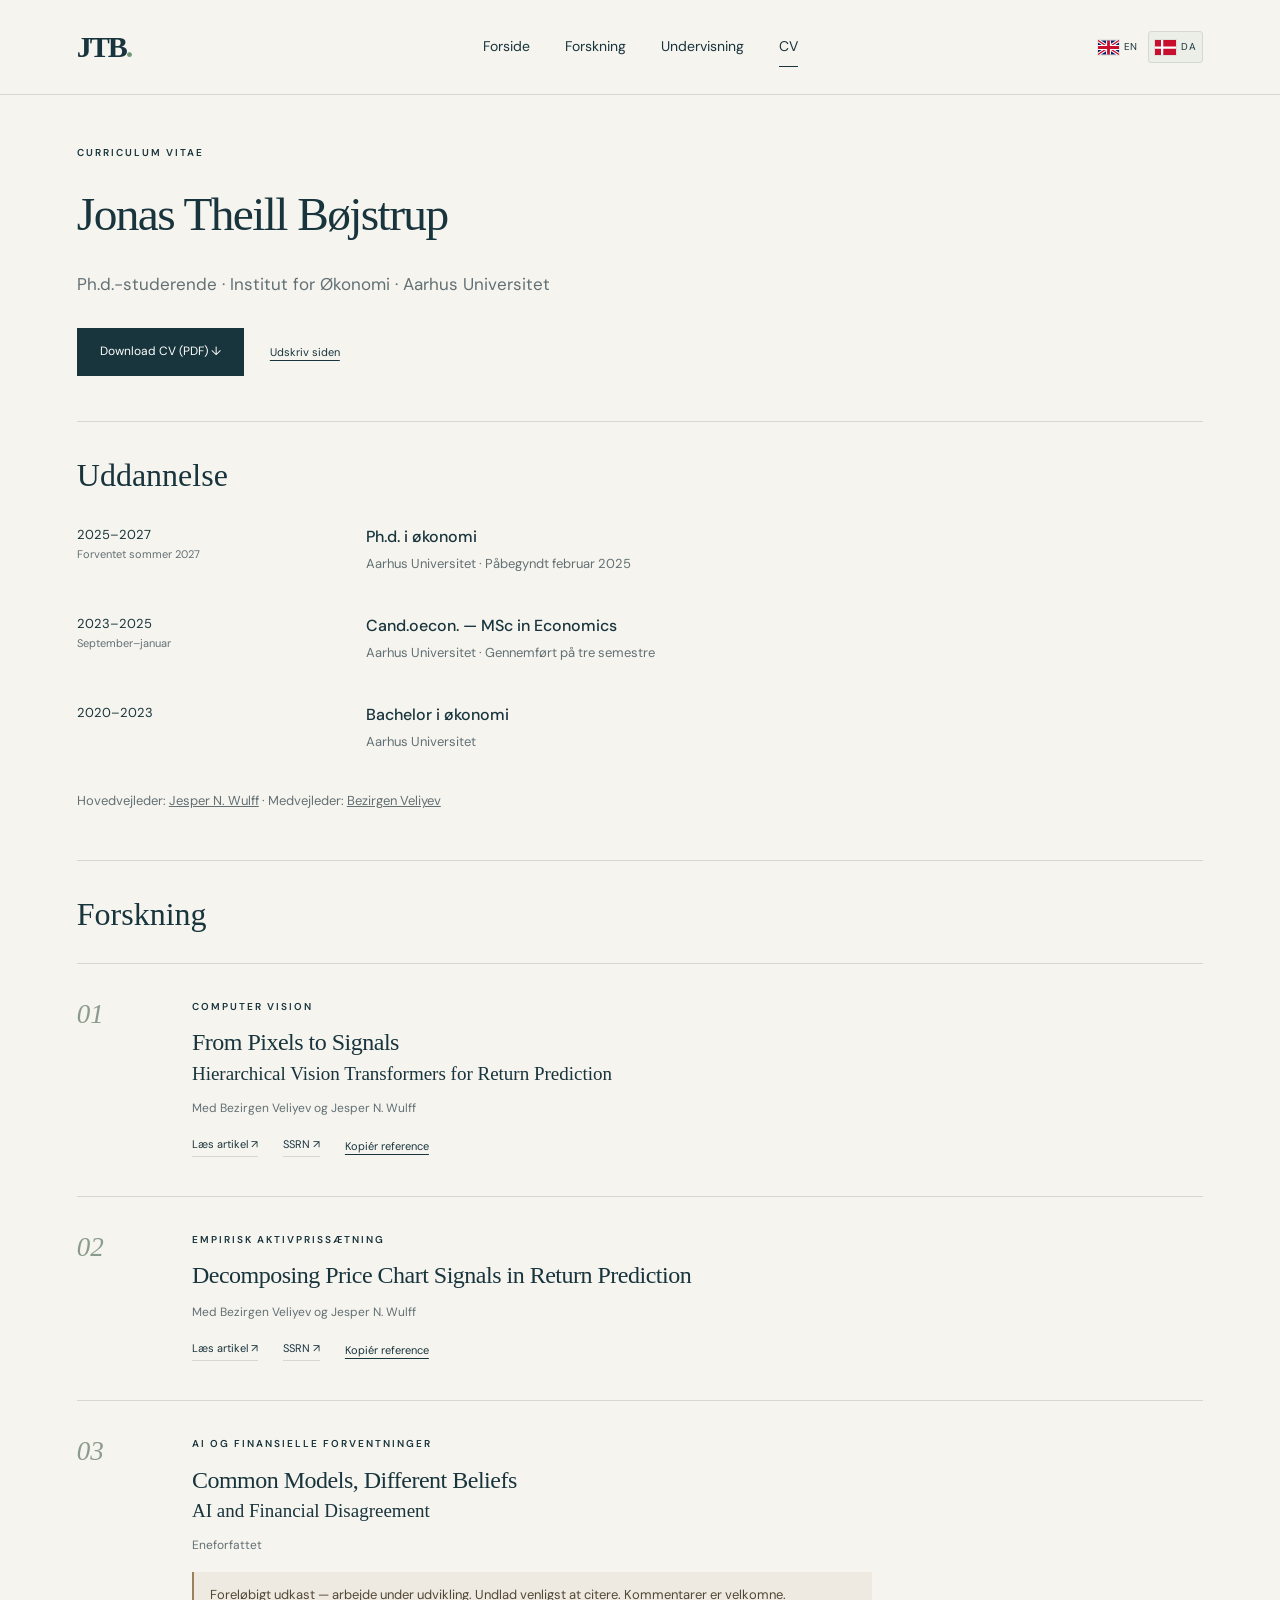
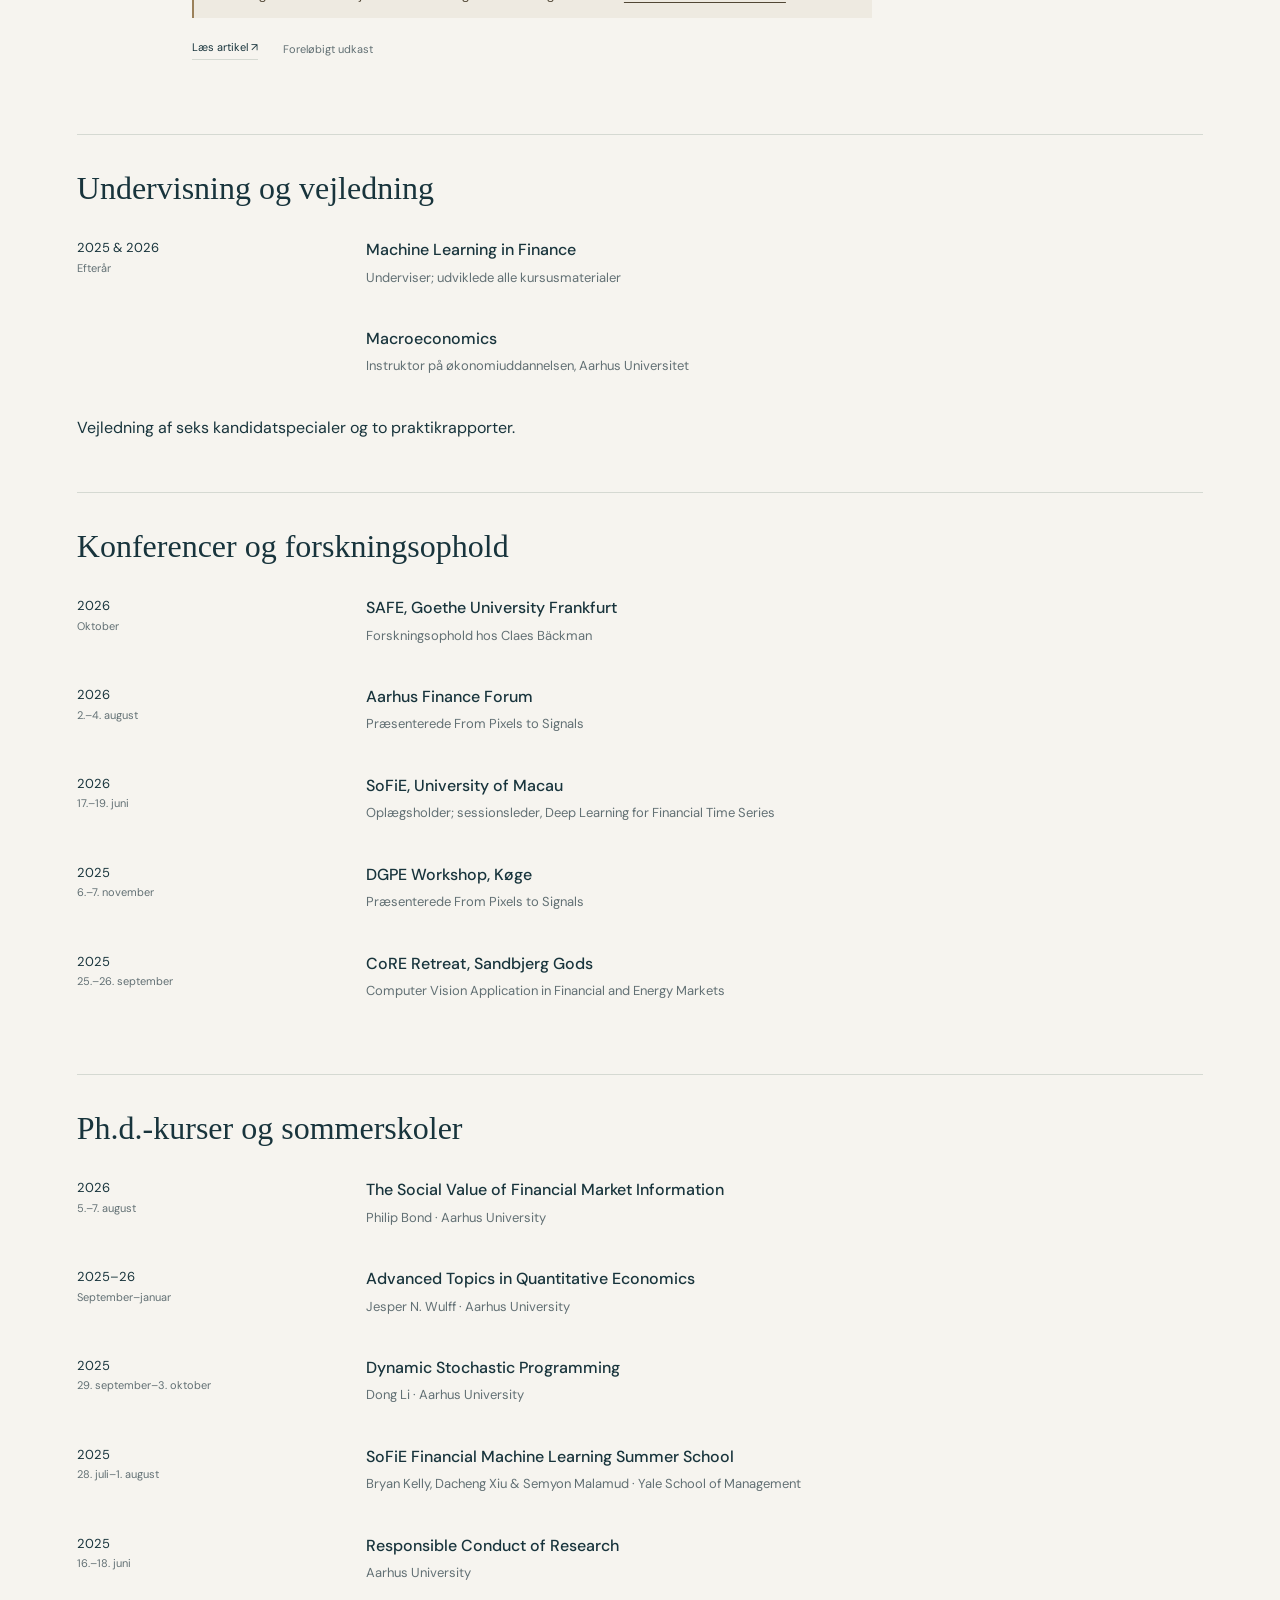
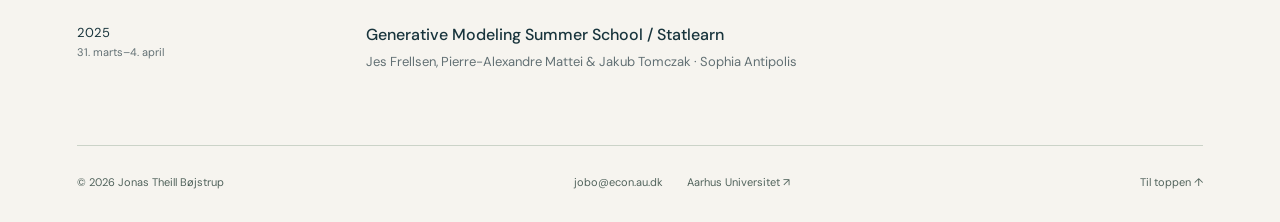
<file: da/cv.html>
<!doctype html><html lang="da"><head><meta charset="utf-8"><meta name="viewport" content="width=device-width,initial-scale=1"><title>CV | Jonas Theill Bøjstrup | Aarhus Universitet</title><meta name="description" content="CV for Jonas Theill Bøjstrup: uddannelse, forskning, undervisning, konferencer og forskningsophold. Forventet ph.d.-afslutning i sommeren 2027."><meta name="theme-color" content="#142f38"><link rel="canonical" href="https://theill95.github.io/da/cv.html"><link rel="icon" href="../assets/favicon.svg" type="image/svg+xml"><link rel="stylesheet" href="../assets/style.css?v=20261013-nav-right"><script src="../assets/site.js" defer></script><!-- search-metadata --><link rel="alternate" hreflang="en" href="https://theill95.github.io/cv.html"><link rel="alternate" hreflang="da" href="https://theill95.github.io/da/cv.html"><link rel="alternate" hreflang="x-default" href="https://theill95.github.io/cv.html"><meta property="og:title" content="CV | Jonas Theill Bøjstrup | Aarhus Universitet"><meta property="og:description" content="CV for Jonas Theill Bøjstrup: uddannelse, forskning, undervisning, konferencer og forskningsophold. Forventet ph.d.-afslutning i sommeren 2027."><meta property="og:url" content="https://theill95.github.io/da/cv.html"><meta property="og:type" content="website"><meta property="og:site_name" content="Jonas Theill Bøjstrup"><meta property="og:locale" content="da_DK"><meta property="og:image" content="https://theill95.github.io/assets/portrait.webp"><meta property="og:image:alt" content="Jonas Theill Bøjstrup"><meta name="author" content="Jonas Theill Bøjstrup"><script type="application/ld+json">{"@context":"https://schema.org","@graph":[{"@type":"Person","@id":"https://theill95.github.io/#person","name":"Jonas Theill Bøjstrup","alternateName":["Jonas Theill Bojstrup","Jonas Bøjstrup","Jonas Bojstrup","Jonas Boejstrup","Jonas Theill Boejstrup"],"url":"https://theill95.github.io/","image":"https://theill95.github.io/assets/portrait.webp","jobTitle":"PhD student","affiliation":{"@type":"CollegeOrUniversity","name":"Aarhus University","url":"https://www.au.dk/en/"},"sameAs":["https://www.au.dk/en/show/person/jobo%40econ.au.dk","https://orcid.org/0009-0007-3066-4237","https://www.linkedin.com/in/jonas-theill-b%C3%B8jstrup-bb6993201/"]},{"@type":"WebSite","@id":"https://theill95.github.io/#website","name":"Jonas Theill Bøjstrup","url":"https://theill95.github.io/","inLanguage":["en","da"],"publisher":{"@id":"https://theill95.github.io/#person"}},{"@type":"WebPage","@id":"https://theill95.github.io/da/cv.html#webpage","url":"https://theill95.github.io/da/cv.html","name":"CV | Jonas Theill Bøjstrup | Aarhus Universitet","description":"CV for Jonas Theill Bøjstrup: uddannelse, forskning, undervisning, konferencer og forskningsophold. Forventet ph.d.-afslutning i sommeren 2027.","inLanguage":"da","isPartOf":{"@id":"https://theill95.github.io/#website"},"about":{"@id":"https://theill95.github.io/#person"}}]}</script><!-- /search-metadata --></head><body id="top"><a class="skip" href="#main">Gå til indhold</a><header class="header"><div class="header-left"><a class="wordmark" href="./" aria-label="Jonas Theill Bøjstrup, forside">JTB<span class="wordmark-dot">.</span></a></div><nav aria-label="Hovedmenu"><a href="./">Forside</a><a href="research.html">Forskning</a><a href="teaching.html">Undervisning</a><a href="cv.html" class="active" aria-current="page">CV</a></nav><div class="language-switch" aria-label="Sprog"><a class="language-option" href="../cv.html" lang="en" hreflang="en" aria-label="Read in English"><svg viewBox="0 0 30 20" width="21" height="15" aria-hidden="true" focusable="false"><path fill="#012169" d="M0 0h30v20H0z"/><path stroke="#fff" stroke-width="5" d="m0 0 30 20M30 0 0 20"/><path stroke="#c8102e" stroke-width="2" d="m0 0 30 20M30 0 0 20"/><path stroke="#fff" stroke-width="7" d="M15 0v20M0 10h30"/><path stroke="#c8102e" stroke-width="4" d="M15 0v20M0 10h30"/></svg><span>EN</span></a><a class="language-option selected" href="cv.html" lang="da" hreflang="da" aria-label="Læs på dansk" aria-current="true"><svg viewBox="0 0 28 20" width="21" height="15" aria-hidden="true" focusable="false"><path fill="#c8102e" d="M0 0h28v20H0z"/><path fill="#fff" d="M8 0h3v20H8zM0 8.5h28v3H0z"/></svg><span>DA</span></a></div></header><main id="main"><section class="page-intro cv-intro"><span class="eyebrow">Curriculum vitae</span><h1 class="person-name">Jonas Theill Bøjstrup</h1><p>Ph.d.-studerende · Institut for Økonomi · Aarhus Universitet</p><div class="hero-actions"><a class="button" href="../assets/jonas-theill-bojstrup-cv.pdf">Download CV (PDF) ↓</a><button class="text-button print">Udskriv siden</button></div></section><section class="cv-section"><h2>Uddannelse</h2><div class="cv-row"><div class="cv-date">2025–2027<small>Forventet sommer 2027</small></div><div><h3>Ph.d. i økonomi</h3><p>Aarhus Universitet · Påbegyndt februar 2025</p></div></div><div class="cv-row"><div class="cv-date">2023–2025<small>September–januar</small></div><div><h3>Cand.oecon. — MSc in Economics</h3><p>Aarhus Universitet · Gennemført på tre semestre</p></div></div><div class="cv-row"><div class="cv-date">2020–2023<small></small></div><div><h3>Bachelor i økonomi</h3><p>Aarhus Universitet</p></div></div><p class="supervisors">Hovedvejleder: <a class="" href="https://jespernwulff.github.io/">Jesper N. Wulff</a> · Medvejleder: <a class="" href="https://sites.google.com/site/bezirgenveliyev/">Bezirgen Veliyev</a></p></section><section class="cv-section"><h2>Forskning</h2><article class="paper" id="paper-1"><div class="paper-number">01</div><div><span class="eyebrow">Computer vision</span><h2><a href="../papers/pixels-to-signals.pdf">From Pixels to Signals<span class="subtitle">Hierarchical Vision Transformers for Return Prediction</span></a></h2><p class="authors">Med Bezirgen Veliyev og Jesper N. Wulff</p><p class="paper-summary">Jeg undersøger, om moderne billedmodeller kan udlede signaler om fremtidige afkast fra kursgrafer, og hvilke dele af grafen der har betydning for modellernes forudsigelser.</p><div class="paper-links"><a class="" href="../papers/pixels-to-signals.pdf">Læs artikel ↗</a><a class="" href="https://papers.ssrn.com/sol3/papers.cfm?abstract_id=6274640">SSRN ↗</a><button class="text-button copy" data-copy="Bøjstrup, Jonas Theill, Bezirgen Veliyev, and Jesper N. Wulff. From Pixels to Signals: Hierarchical Vision Transformers for Return Prediction. Working paper.">Kopiér reference</button></div></div></article><article class="paper" id="paper-2"><div class="paper-number">02</div><div><span class="eyebrow">Empirisk aktivprissætning</span><h2><a href="../papers/decomposing-price-chart-signals.pdf">Decomposing Price Chart Signals in Return Prediction</a></h2><p class="authors">Med Bezirgen Veliyev og Jesper N. Wulff</p><p class="paper-summary">En kursgraf og en tabel kan repræsentere den samme markedshistorik. Artiklen undersøger, hvad der forklarer forskellene mellem modeller trænet på de to repræsentationer.</p><div class="paper-links"><a class="" href="../papers/decomposing-price-chart-signals.pdf">Læs artikel ↗</a><a class="" href="https://papers.ssrn.com/sol3/papers.cfm?abstract_id=7119420">SSRN ↗</a><button class="text-button copy" data-copy="Bøjstrup, Jonas Theill, Bezirgen Veliyev, and Jesper N. Wulff. Decomposing Price Chart Signals in Return Prediction. Working paper.">Kopiér reference</button></div></div></article><article class="paper" id="paper-3"><div class="paper-number">03</div><div><span class="eyebrow">AI og finansielle forventninger</span><h2><a href="../papers/common-models-different-beliefs.pdf">Common Models, Different Beliefs<span class="subtitle">AI and Financial Disagreement</span></a></h2><p class="authors">Eneforfattet</p><p class="paper-summary">Jeg undersøger, hvordan tal, grafer og tekstlige beskrivelser af markedshistorik påvirker de finansielle prognoser fra den samme sprogmodel.</p><p class="draft-notice">Foreløbigt udkast — arbejde under udvikling. Undlad venligst at citere. <a class="" href="mailto:jobo@econ.au.dk?subject=Common%20Models%2C%20Different%20Beliefs">Kommentarer er velkomne.</a></p><div class="paper-links"><a class="" href="../papers/common-models-different-beliefs.pdf">Læs artikel ↗</a><span class="status">Foreløbigt udkast</span></div></div></article></section><section class="cv-section"><h2>Undervisning og vejledning</h2><div class="cv-row"><div class="cv-date">2025 & 2026<small>Efterår</small></div><div><h3>Machine Learning in Finance</h3><p>Underviser; udviklede alle kursusmaterialer</p></div></div><div class="cv-row"><div class="cv-date"><small></small></div><div><h3>Macroeconomics</h3><p>Instruktor på økonomiuddannelsen, Aarhus Universitet</p></div></div><p>Vejledning af seks kandidatspecialer og to praktikrapporter.</p></section><section class="cv-section"><h2>Konferencer og forskningsophold</h2><div class="cv-row"><div class="cv-date">2026<small>Oktober</small></div><div><h3>SAFE, Goethe University Frankfurt</h3><p>Forskningsophold hos Claes Bäckman</p></div></div><div class="cv-row"><div class="cv-date">2026<small>2.–4. august</small></div><div><h3>Aarhus Finance Forum</h3><p>Præsenterede From Pixels to Signals</p></div></div><div class="cv-row"><div class="cv-date">2026<small>17.–19. juni</small></div><div><h3>SoFiE, University of Macau</h3><p>Oplægsholder; sessionsleder, Deep Learning for Financial Time Series</p></div></div><div class="cv-row"><div class="cv-date">2025<small>6.–7. november</small></div><div><h3>DGPE Workshop, Køge</h3><p>Præsenterede From Pixels to Signals</p></div></div><div class="cv-row"><div class="cv-date">2025<small>25.–26. september</small></div><div><h3>CoRE Retreat, Sandbjerg Gods</h3><p>Computer Vision Application in Financial and Energy Markets</p></div></div></section><section class="cv-section"><h2>Ph.d.-kurser og sommerskoler</h2><div class="cv-row"><div class="cv-date">2026<small>5.–7. august</small></div><div><h3>The Social Value of Financial Market Information</h3><p>Philip Bond · Aarhus University</p></div></div><div class="cv-row"><div class="cv-date">2025–26<small>September–januar</small></div><div><h3>Advanced Topics in Quantitative Economics</h3><p>Jesper N. Wulff · Aarhus University</p></div></div><div class="cv-row"><div class="cv-date">2025<small>29. september–3. oktober</small></div><div><h3>Dynamic Stochastic Programming</h3><p>Dong Li · Aarhus University</p></div></div><div class="cv-row"><div class="cv-date">2025<small>28. juli–1. august</small></div><div><h3>SoFiE Financial Machine Learning Summer School</h3><p>Bryan Kelly, Dacheng Xiu & Semyon Malamud · Yale School of Management</p></div></div><div class="cv-row"><div class="cv-date">2025<small>16.–18. juni</small></div><div><h3>Responsible Conduct of Research</h3><p>Aarhus University</p></div></div><div class="cv-row"><div class="cv-date">2025<small>31. marts–4. april</small></div><div><h3>Generative Modeling Summer School / Statlearn</h3><p>Jes Frellsen, Pierre-Alexandre Mattei & Jakub Tomczak · Sophia Antipolis</p></div></div></section></main><footer class="compact-footer"><div class="footer-bottom"><span>© 2026 Jonas Theill Bøjstrup</span><div><a class="" href="mailto:jobo@econ.au.dk">jobo@econ.au.dk</a><a class="" href="https://www.au.dk/en/show/person/jobo%40econ.au.dk">Aarhus Universitet ↗</a></div><a href="#top">Til toppen ↑</a></div></footer><div id="notice" role="status" aria-live="polite"></div></body></html>
</file>
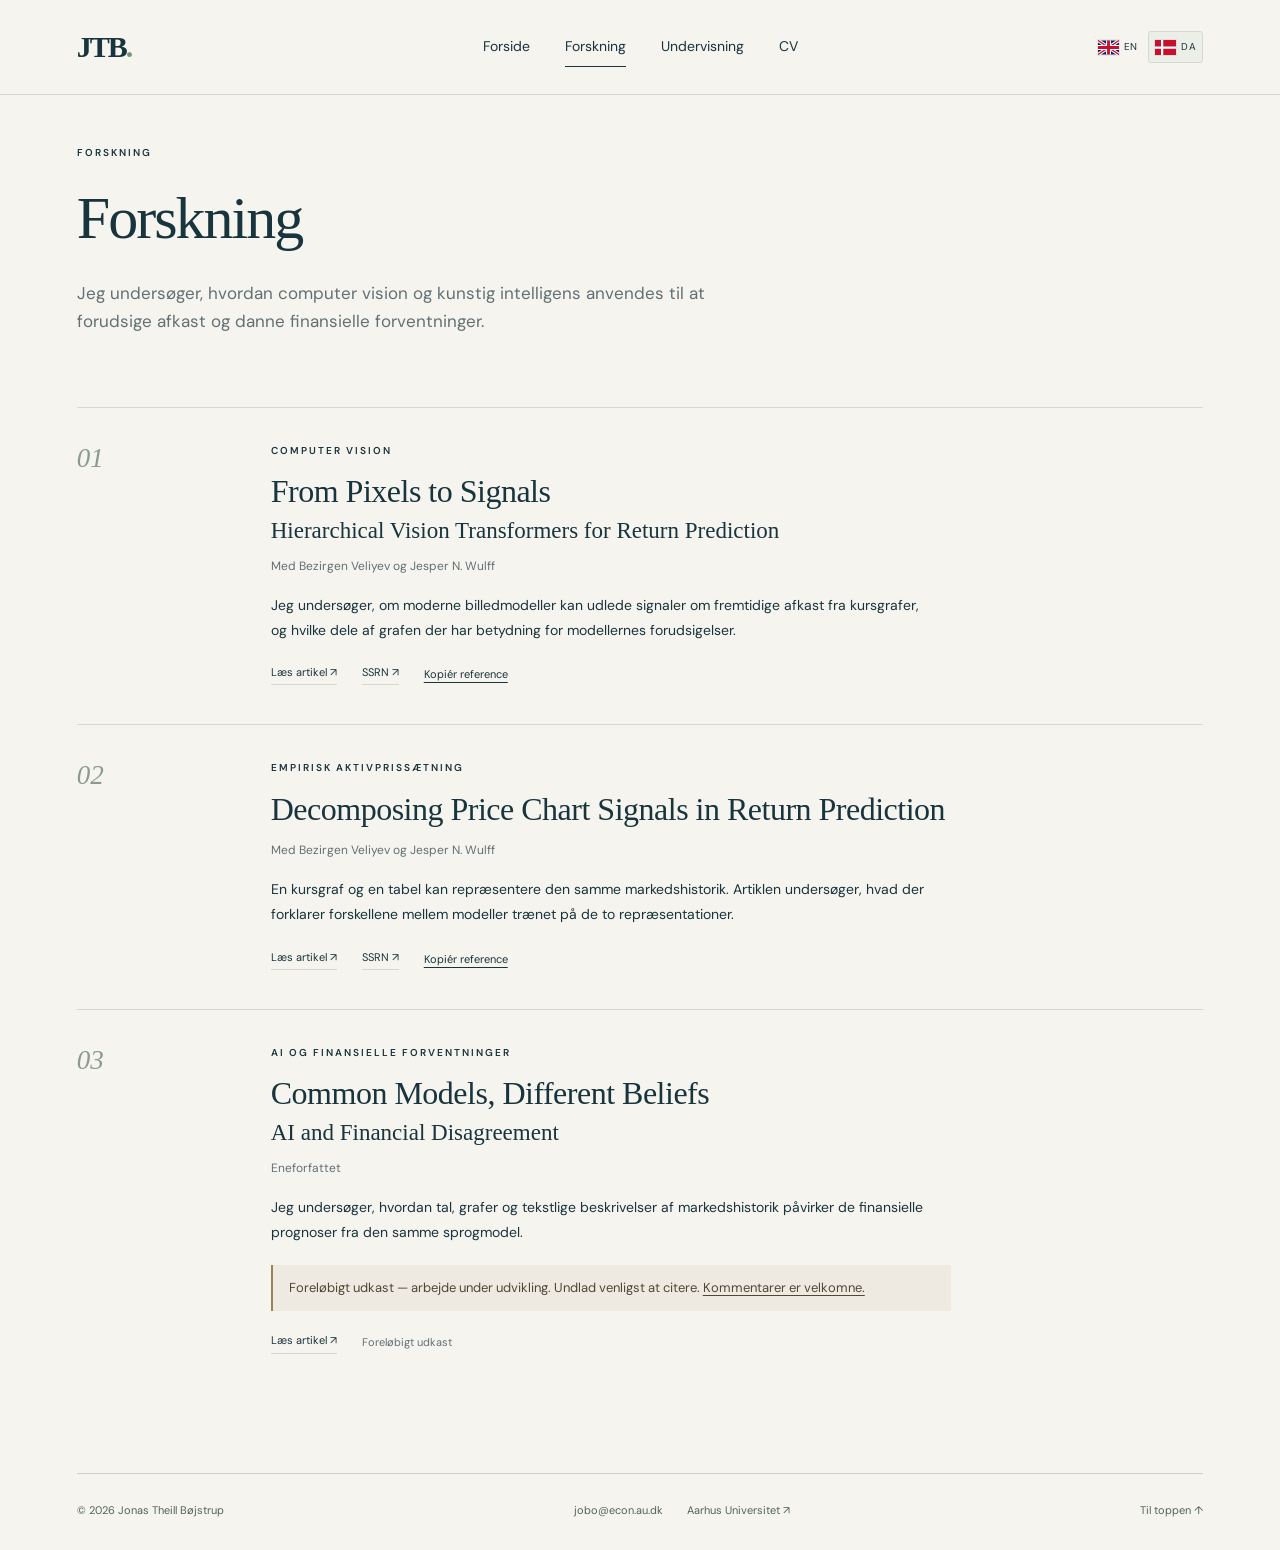
<file: da/research.html>
<!doctype html><html lang="da"><head><meta charset="utf-8"><meta name="viewport" content="width=device-width,initial-scale=1"><title>Forskning | Jonas Theill Bøjstrup</title><meta name="description" content="Forskningsartikler af Jonas Theill Bøjstrup om afkastforudsigelser, computer vision, kursgrafer og finansielle forventninger fra AI."><meta name="theme-color" content="#142f38"><link rel="canonical" href="https://theill95.github.io/da/research.html"><link rel="icon" href="../assets/favicon.svg" type="image/svg+xml"><link rel="stylesheet" href="../assets/style.css?v=20261013-nav-right"><script src="../assets/site.js" defer></script><!-- search-metadata --><link rel="alternate" hreflang="en" href="https://theill95.github.io/research.html"><link rel="alternate" hreflang="da" href="https://theill95.github.io/da/research.html"><link rel="alternate" hreflang="x-default" href="https://theill95.github.io/research.html"><meta property="og:title" content="Forskning | Jonas Theill Bøjstrup"><meta property="og:description" content="Forskningsartikler af Jonas Theill Bøjstrup om afkastforudsigelser, computer vision, kursgrafer og finansielle forventninger fra AI."><meta property="og:url" content="https://theill95.github.io/da/research.html"><meta property="og:type" content="website"><meta property="og:site_name" content="Jonas Theill Bøjstrup"><meta property="og:locale" content="da_DK"><meta property="og:image" content="https://theill95.github.io/assets/portrait.webp"><meta property="og:image:alt" content="Jonas Theill Bøjstrup"><meta name="author" content="Jonas Theill Bøjstrup"><script type="application/ld+json">{"@context":"https://schema.org","@graph":[{"@type":"Person","@id":"https://theill95.github.io/#person","name":"Jonas Theill Bøjstrup","alternateName":["Jonas Theill Bojstrup","Jonas Bøjstrup","Jonas Bojstrup","Jonas Boejstrup","Jonas Theill Boejstrup"],"url":"https://theill95.github.io/","image":"https://theill95.github.io/assets/portrait.webp","jobTitle":"PhD student","affiliation":{"@type":"CollegeOrUniversity","name":"Aarhus University","url":"https://www.au.dk/en/"},"sameAs":["https://www.au.dk/en/show/person/jobo%40econ.au.dk","https://orcid.org/0009-0007-3066-4237","https://www.linkedin.com/in/jonas-theill-b%C3%B8jstrup-bb6993201/"]},{"@type":"WebSite","@id":"https://theill95.github.io/#website","name":"Jonas Theill Bøjstrup","url":"https://theill95.github.io/","inLanguage":["en","da"],"publisher":{"@id":"https://theill95.github.io/#person"}},{"@type":"WebPage","@id":"https://theill95.github.io/da/research.html#webpage","url":"https://theill95.github.io/da/research.html","name":"Forskning | Jonas Theill Bøjstrup","description":"Forskningsartikler af Jonas Theill Bøjstrup om afkastforudsigelser, computer vision, kursgrafer og finansielle forventninger fra AI.","inLanguage":"da","isPartOf":{"@id":"https://theill95.github.io/#website"},"about":{"@id":"https://theill95.github.io/#person"}}]}</script><!-- /search-metadata --></head><body id="top"><a class="skip" href="#main">Gå til indhold</a><header class="header"><div class="header-left"><a class="wordmark" href="./" aria-label="Jonas Theill Bøjstrup, forside">JTB<span class="wordmark-dot">.</span></a></div><nav aria-label="Hovedmenu"><a href="./">Forside</a><a href="research.html" class="active" aria-current="page">Forskning</a><a href="teaching.html">Undervisning</a><a href="cv.html">CV</a></nav><div class="language-switch" aria-label="Sprog"><a class="language-option" href="../research.html" lang="en" hreflang="en" aria-label="Read in English"><svg viewBox="0 0 30 20" width="21" height="15" aria-hidden="true" focusable="false"><path fill="#012169" d="M0 0h30v20H0z"/><path stroke="#fff" stroke-width="5" d="m0 0 30 20M30 0 0 20"/><path stroke="#c8102e" stroke-width="2" d="m0 0 30 20M30 0 0 20"/><path stroke="#fff" stroke-width="7" d="M15 0v20M0 10h30"/><path stroke="#c8102e" stroke-width="4" d="M15 0v20M0 10h30"/></svg><span>EN</span></a><a class="language-option selected" href="research.html" lang="da" hreflang="da" aria-label="Læs på dansk" aria-current="true"><svg viewBox="0 0 28 20" width="21" height="15" aria-hidden="true" focusable="false"><path fill="#c8102e" d="M0 0h28v20H0z"/><path fill="#fff" d="M8 0h3v20H8zM0 8.5h28v3H0z"/></svg><span>DA</span></a></div></header><main id="main"><section class="page-intro"><span class="eyebrow">Forskning</span><h1>Forskning</h1><p>Jeg undersøger, hvordan computer vision og kunstig intelligens anvendes til at forudsige afkast og danne finansielle forventninger.</p></section><section class="section research-list"><article class="paper" id="paper-1"><div class="paper-number">01</div><div><span class="eyebrow">Computer vision</span><h2><a href="../papers/pixels-to-signals.pdf">From Pixels to Signals<span class="subtitle">Hierarchical Vision Transformers for Return Prediction</span></a></h2><p class="authors">Med Bezirgen Veliyev og Jesper N. Wulff</p><p class="paper-summary">Jeg undersøger, om moderne billedmodeller kan udlede signaler om fremtidige afkast fra kursgrafer, og hvilke dele af grafen der har betydning for modellernes forudsigelser.</p><div class="paper-links"><a class="" href="../papers/pixels-to-signals.pdf">Læs artikel ↗</a><a class="" href="https://papers.ssrn.com/sol3/papers.cfm?abstract_id=6274640">SSRN ↗</a><button class="text-button copy" data-copy="Bøjstrup, Jonas Theill, Bezirgen Veliyev, and Jesper N. Wulff. From Pixels to Signals: Hierarchical Vision Transformers for Return Prediction. Working paper.">Kopiér reference</button></div></div></article><article class="paper" id="paper-2"><div class="paper-number">02</div><div><span class="eyebrow">Empirisk aktivprissætning</span><h2><a href="../papers/decomposing-price-chart-signals.pdf">Decomposing Price Chart Signals in Return Prediction</a></h2><p class="authors">Med Bezirgen Veliyev og Jesper N. Wulff</p><p class="paper-summary">En kursgraf og en tabel kan repræsentere den samme markedshistorik. Artiklen undersøger, hvad der forklarer forskellene mellem modeller trænet på de to repræsentationer.</p><div class="paper-links"><a class="" href="../papers/decomposing-price-chart-signals.pdf">Læs artikel ↗</a><a class="" href="https://papers.ssrn.com/sol3/papers.cfm?abstract_id=7119420">SSRN ↗</a><button class="text-button copy" data-copy="Bøjstrup, Jonas Theill, Bezirgen Veliyev, and Jesper N. Wulff. Decomposing Price Chart Signals in Return Prediction. Working paper.">Kopiér reference</button></div></div></article><article class="paper" id="paper-3"><div class="paper-number">03</div><div><span class="eyebrow">AI og finansielle forventninger</span><h2><a href="../papers/common-models-different-beliefs.pdf">Common Models, Different Beliefs<span class="subtitle">AI and Financial Disagreement</span></a></h2><p class="authors">Eneforfattet</p><p class="paper-summary">Jeg undersøger, hvordan tal, grafer og tekstlige beskrivelser af markedshistorik påvirker de finansielle prognoser fra den samme sprogmodel.</p><p class="draft-notice">Foreløbigt udkast — arbejde under udvikling. Undlad venligst at citere. <a class="" href="mailto:jobo@econ.au.dk?subject=Common%20Models%2C%20Different%20Beliefs">Kommentarer er velkomne.</a></p><div class="paper-links"><a class="" href="../papers/common-models-different-beliefs.pdf">Læs artikel ↗</a><span class="status">Foreløbigt udkast</span></div></div></article></section></main><footer class="compact-footer"><div class="footer-bottom"><span>© 2026 Jonas Theill Bøjstrup</span><div><a class="" href="mailto:jobo@econ.au.dk">jobo@econ.au.dk</a><a class="" href="https://www.au.dk/en/show/person/jobo%40econ.au.dk">Aarhus Universitet ↗</a></div><a href="#top">Til toppen ↑</a></div></footer><div id="notice" role="status" aria-live="polite"></div></body></html>
</file>
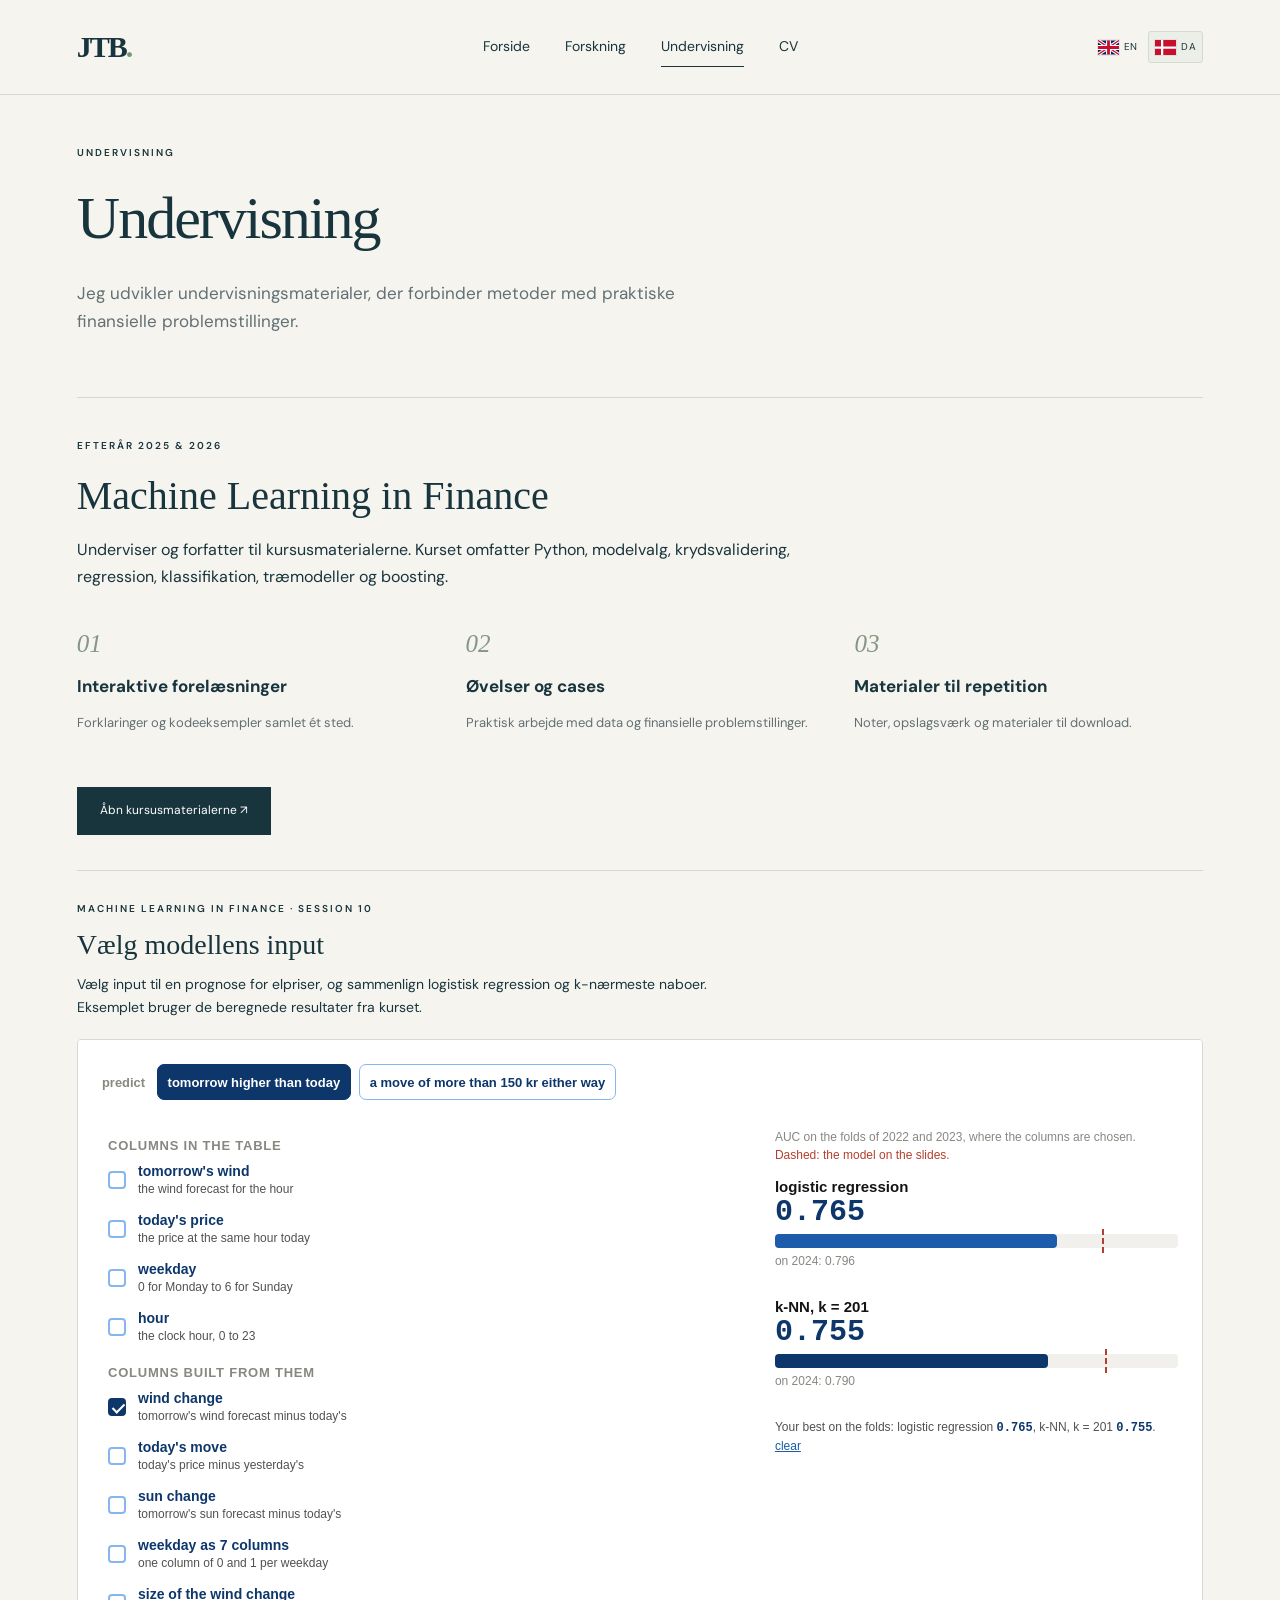
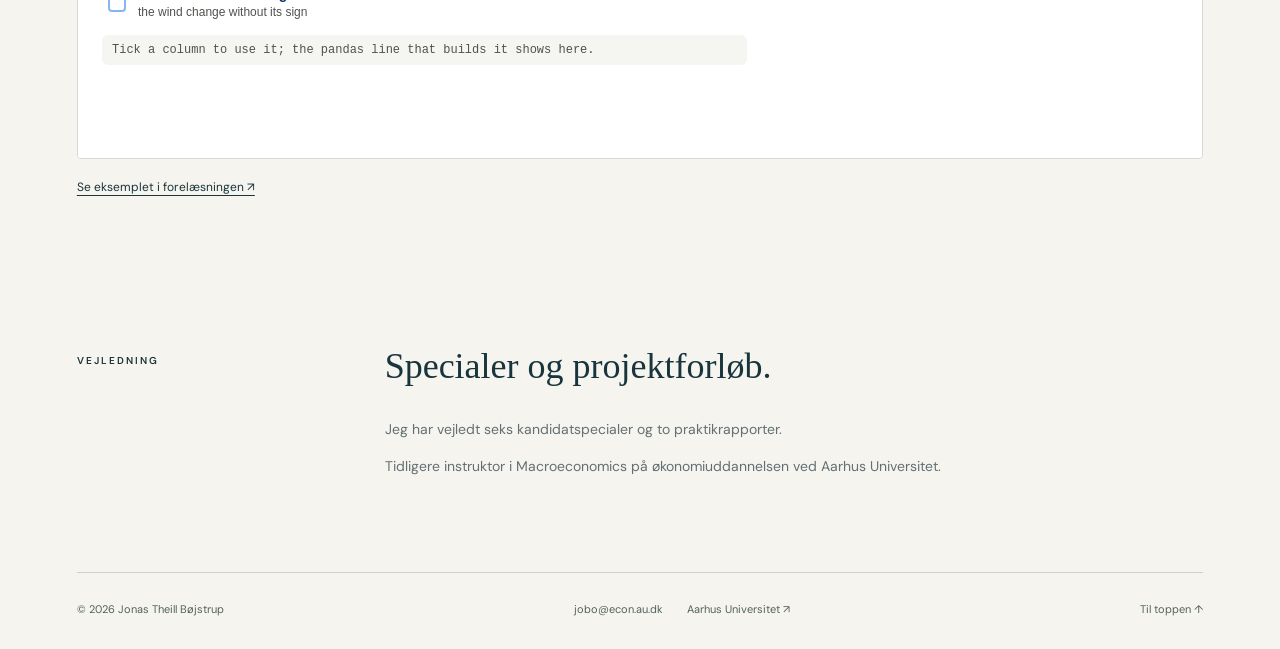
<file: da/teaching.html>
<!doctype html><html lang="da"><head><meta charset="utf-8"><meta name="viewport" content="width=device-width,initial-scale=1"><title>Undervisning | Jonas Theill Bøjstrup</title><meta name="description" content="Jonas Theill Bøjstrups undervisning på Aarhus Universitet: Machine Learning in Finance, interaktive kursusmaterialer og specialevejledning."><meta name="theme-color" content="#142f38"><link rel="canonical" href="https://theill95.github.io/da/teaching.html"><link rel="icon" href="../assets/favicon.svg" type="image/svg+xml"><link rel="stylesheet" href="../assets/style.css?v=20261013-nav-right"><script src="../assets/site.js" defer></script><!-- search-metadata --><link rel="alternate" hreflang="en" href="https://theill95.github.io/teaching.html"><link rel="alternate" hreflang="da" href="https://theill95.github.io/da/teaching.html"><link rel="alternate" hreflang="x-default" href="https://theill95.github.io/teaching.html"><meta property="og:title" content="Undervisning | Jonas Theill Bøjstrup"><meta property="og:description" content="Jonas Theill Bøjstrups undervisning på Aarhus Universitet: Machine Learning in Finance, interaktive kursusmaterialer og specialevejledning."><meta property="og:url" content="https://theill95.github.io/da/teaching.html"><meta property="og:type" content="website"><meta property="og:site_name" content="Jonas Theill Bøjstrup"><meta property="og:locale" content="da_DK"><meta property="og:image" content="https://theill95.github.io/assets/portrait.webp"><meta property="og:image:alt" content="Jonas Theill Bøjstrup"><meta name="author" content="Jonas Theill Bøjstrup"><script type="application/ld+json">{"@context":"https://schema.org","@graph":[{"@type":"Person","@id":"https://theill95.github.io/#person","name":"Jonas Theill Bøjstrup","alternateName":["Jonas Theill Bojstrup","Jonas Bøjstrup","Jonas Bojstrup","Jonas Boejstrup","Jonas Theill Boejstrup"],"url":"https://theill95.github.io/","image":"https://theill95.github.io/assets/portrait.webp","jobTitle":"PhD student","affiliation":{"@type":"CollegeOrUniversity","name":"Aarhus University","url":"https://www.au.dk/en/"},"sameAs":["https://www.au.dk/en/show/person/jobo%40econ.au.dk","https://orcid.org/0009-0007-3066-4237","https://www.linkedin.com/in/jonas-theill-b%C3%B8jstrup-bb6993201/"]},{"@type":"WebSite","@id":"https://theill95.github.io/#website","name":"Jonas Theill Bøjstrup","url":"https://theill95.github.io/","inLanguage":["en","da"],"publisher":{"@id":"https://theill95.github.io/#person"}},{"@type":"WebPage","@id":"https://theill95.github.io/da/teaching.html#webpage","url":"https://theill95.github.io/da/teaching.html","name":"Undervisning | Jonas Theill Bøjstrup","description":"Jonas Theill Bøjstrups undervisning på Aarhus Universitet: Machine Learning in Finance, interaktive kursusmaterialer og specialevejledning.","inLanguage":"da","isPartOf":{"@id":"https://theill95.github.io/#website"},"about":{"@id":"https://theill95.github.io/#person"}}]}</script><!-- /search-metadata --></head><body id="top"><a class="skip" href="#main">Gå til indhold</a><header class="header"><div class="header-left"><a class="wordmark" href="./" aria-label="Jonas Theill Bøjstrup, forside">JTB<span class="wordmark-dot">.</span></a></div><nav aria-label="Hovedmenu"><a href="./">Forside</a><a href="research.html">Forskning</a><a href="teaching.html" class="active" aria-current="page">Undervisning</a><a href="cv.html">CV</a></nav><div class="language-switch" aria-label="Sprog"><a class="language-option" href="../teaching.html" lang="en" hreflang="en" aria-label="Read in English"><svg viewBox="0 0 30 20" width="21" height="15" aria-hidden="true" focusable="false"><path fill="#012169" d="M0 0h30v20H0z"/><path stroke="#fff" stroke-width="5" d="m0 0 30 20M30 0 0 20"/><path stroke="#c8102e" stroke-width="2" d="m0 0 30 20M30 0 0 20"/><path stroke="#fff" stroke-width="7" d="M15 0v20M0 10h30"/><path stroke="#c8102e" stroke-width="4" d="M15 0v20M0 10h30"/></svg><span>EN</span></a><a class="language-option selected" href="teaching.html" lang="da" hreflang="da" aria-label="Læs på dansk" aria-current="true"><svg viewBox="0 0 28 20" width="21" height="15" aria-hidden="true" focusable="false"><path fill="#c8102e" d="M0 0h28v20H0z"/><path fill="#fff" d="M8 0h3v20H8zM0 8.5h28v3H0z"/></svg><span>DA</span></a></div></header><main id="main"><section class="page-intro"><span class="eyebrow">Undervisning</span><h1>Undervisning</h1><p>Jeg udvikler undervisningsmaterialer, der forbinder metoder med praktiske finansielle problemstillinger.</p></section><section class="course-detail"><span class="eyebrow">Efterår 2025 & 2026</span><h2>Machine Learning in Finance</h2><p>Underviser og forfatter til kursusmaterialerne. Kurset omfatter Python, modelvalg, krydsvalidering, regression, klassifikation, træmodeller og boosting.</p><div class="course-items"><div><span>01</span><h3>Interaktive forelæsninger</h3><p>Forklaringer og kodeeksempler samlet ét sted.</p></div><div><span>02</span><h3>Øvelser og cases</h3><p>Praktisk arbejde med data og finansielle problemstillinger.</p></div><div><span>03</span><h3>Materialer til repetition</h3><p>Noter, opslagsværk og materialer til download.</p></div></div><a class="button" href="https://theill95.github.io/mlfin-2026/">Åbn kursusmaterialerne ↗</a><div class="course-demo"><span class="eyebrow">Machine Learning in Finance · Session 10</span><h3>Vælg modellens input</h3><p>Vælg input til en prognose for elpriser, og sammenlign logistisk regression og k-nærmeste naboer. Eksemplet bruger de beregnede resultater fra kurset.</p><iframe src="../assets/feature-lab.html" title="Vælg modellens input" loading="lazy"></iframe><a href="https://theill95.github.io/mlfin-2026/session_10/session_10.html#/the-feature-lab">Se eksemplet i forelæsningen ↗</a></div></section><section class="about-strip"><span class="eyebrow">Vejledning</span><div><h2>Specialer og projektforløb.</h2><p>Jeg har vejledt seks kandidatspecialer og to praktikrapporter.</p><p>Tidligere instruktor i Macroeconomics på økonomiuddannelsen ved Aarhus Universitet.</p></div></section></main><footer class="compact-footer"><div class="footer-bottom"><span>© 2026 Jonas Theill Bøjstrup</span><div><a class="" href="mailto:jobo@econ.au.dk">jobo@econ.au.dk</a><a class="" href="https://www.au.dk/en/show/person/jobo%40econ.au.dk">Aarhus Universitet ↗</a></div><a href="#top">Til toppen ↑</a></div></footer><div id="notice" role="status" aria-live="polite"></div></body></html>
</file>
<file: assets/style.css>
@import url('https://fonts.googleapis.com/css2?family=DM+Sans:wght@400;500;600;700&family=Manrope:wght@400;500;600;700&display=swap');
:root{--ink:#18343c;--paper:#f6f4ef;--muted:#627074;--line:#d5d9d2;--accent:#bdd5b1}*{box-sizing:border-box}html{scroll-behavior:smooth;scroll-padding-top:30px}body{margin:0;background:var(--paper);color:var(--ink);font-family:'DM Sans',Arial,sans-serif;font-size:16px;line-height:1.65}a{color:inherit;text-decoration:none}button{font:inherit;color:inherit;cursor:pointer}a,button{touch-action:manipulation}a:focus-visible,button:focus-visible{outline:3px solid #9b642e;outline-offset:6px}a:hover{text-decoration:underline;text-underline-offset:5px}.header{max-width:1440px;margin:auto;padding:27px 6%;display:flex;align-items:center;justify-content:space-between;border-bottom:1px solid var(--line)}.wordmark{font:bold 30px Georgia;letter-spacing:-2px}.wordmark-dot{color:#719674}.header nav{display:flex;gap:35px;font-size:14px}.header nav a{padding:8px 0}.header nav .active{border-bottom:1px solid var(--ink)}.language{font-size:12px;letter-spacing:1px}.language span{margin-left:8px;color:var(--muted)}main{max-width:1440px;margin:auto}.hero{padding:65px 6% 70px;display:grid;grid-template-columns:1.1fr 1fr;gap:7%;align-items:center}.eyebrow{text-transform:uppercase;letter-spacing:2px;font-size:10px;font-weight:600;display:block}.dot{display:inline-block;width:6px;height:6px;background:#799679;border-radius:50%;margin:0 8px 1px 0}h1,h2,h3,p{margin-top:0}h1,h2{font-weight:400}h1{font-family:Georgia,serif;font-size:clamp(54px,6.2vw,89px);line-height:1.05;letter-spacing:-4px;margin:25px 0 29px}h1 em,h2 em{font-weight:400}h1 em{color:#658477}.hero-lead{font-size:23px;line-height:1.4;letter-spacing:-.5px;margin-bottom:20px}.hero-description{font-size:14px;color:var(--muted);max-width:390px;line-height:1.8}.hero-actions{display:flex;gap:26px;align-items:center;margin-top:30px}.button{display:inline-flex;align-items:center;justify-content:center;background:var(--ink);color:white;padding:13px 22px;font-size:12px;border:1px solid var(--ink);transition:background .2s}.button:hover{background:#33535b;text-decoration:none}.quiet-link{font-size:12px;border-bottom:1px solid var(--ink);padding-bottom:3px}.portrait-wrap{position:relative}.portrait-wrap img{display:block;width:100%;height:540px;object-fit:cover;object-position:52% center;border-radius:2px 2px 100px 2px}.portrait-caption{display:flex;justify-content:space-between;font-size:9px;text-transform:uppercase;letter-spacing:1.6px;margin-top:16px;color:var(--muted)}.discipline-band{border-top:1px solid var(--line);border-bottom:1px solid var(--line);margin:0 6%;padding:23px 0;display:flex;justify-content:space-between;gap:15px;text-transform:uppercase;letter-spacing:1.5px;font-size:10px}.discipline-band span+span:before{content:'·';margin-right:30px;color:#6f8e76}.section{padding:80px 6%}.section-heading{display:grid;grid-template-columns:1fr 2fr 1.25fr;gap:35px;align-items:start;margin-bottom:48px}.section-heading .eyebrow{padding-top:12px}.section-title{font:42px/1.15 Georgia;letter-spacing:-1.2px}.section-heading p{font-size:13px;color:var(--muted);padding-top:10px}.paper{display:grid;grid-template-columns:15% 1fr;gap:25px;border-top:1px solid var(--line);padding:35px 0 39px}.paper-number{font:italic 27px Georgia;color:#8b9b8b}.paper h2{font:32px/1.2 Georgia;letter-spacing:-.5px;max-width:770px;margin:13px 0}.subtitle{display:block;font-size:23px;margin-top:6px;letter-spacing:0}.authors{font-size:12px;color:var(--muted);margin:0 0 16px}.paper-summary{max-width:660px;font-size:14px;line-height:1.8;margin-bottom:20px}.paper-links{display:flex;align-items:center;gap:25px;font-size:11px;flex-wrap:wrap}.paper-links a{border-bottom:1px solid var(--line);padding-bottom:3px}.text-button{border:0;background:none;padding:0;font-size:11px;text-decoration:underline;text-underline-offset:4px}.status{color:var(--muted)}.teaching-feature{background:var(--ink);color:var(--paper);margin:0 6%;padding:60px;display:grid;grid-template-columns:1.2fr 1fr;gap:70px}.teaching-feature h2{font:46px/1.15 Georgia;letter-spacing:-1px;margin:22px 0}.teaching-feature p{font-size:14px;color:#c8d0ce;max-width:410px}.light{background:var(--accent);border-color:var(--accent);color:var(--ink);margin-top:12px}.light:hover{background:#d0e1c6}.course-art{border:1px solid #58716c;display:flex;flex-direction:column;justify-content:space-between;padding:28px;background:linear-gradient(145deg,#28464d,#18343c)}.course-art .mono{font:16px monospace;color:#bdd5b1}.course-art p{font:46px/1.12 Georgia;margin:25px 0;color:#edf0e8;letter-spacing:1px}.course-art em{color:var(--accent)}.art-caption{font-size:8px;letter-spacing:1.5px}.about-strip{margin:0 6%;padding:80px 0;display:grid;grid-template-columns:1fr 3fr;gap:35px}.about-strip h2{font:36px/1.2 Georgia}.about-strip p{font-size:14px;max-width:650px;color:var(--muted)}.about-strip p a{text-decoration:underline}.about-strip .eyebrow{padding-top:8px}footer{background:#e9ede5;padding:55px max(6%,calc((100vw - 1267px)/2));}footer h2{font:42px Georgia;margin:14px 0}.contact-link{font-size:18px;border-bottom:1px solid #a4b3a7;padding-bottom:5px}.footer-bottom{display:flex;justify-content:space-between;gap:25px;border-top:1px solid #cbd3c8;margin-top:60px;padding-top:23px;font-size:10px;color:#51635c}.footer-bottom div{display:flex;gap:24px}.page-intro{padding:75px 6% 45px}.page-intro h1{font-size:68px;max-width:1000px}.page-intro p{max-width:660px;color:var(--muted);font-size:17px}.research-list{padding-top:10px}.course-detail{margin:0 6%;padding:40px 0 65px;border-top:1px solid var(--line)}.course-detail h2{font:40px Georgia;margin:18px 0}.course-detail>p{max-width:720px}.course-items{display:grid;grid-template-columns:repeat(3,1fr);gap:40px;margin:40px 0}.course-items span{font:italic 25px Georgia;color:#839782}.course-items h3{font-size:17px;margin:12px 0}.course-items p{font-size:13px;color:var(--muted)}.cv-section{margin:0 6%;padding:35px 0;border-top:1px solid var(--line)}.cv-section>h2{font:32px Georgia;margin-bottom:30px}.cv-row{display:grid;grid-template-columns:23% 1fr;gap:30px;margin-bottom:25px}.cv-date{font-size:13px}.cv-date small{display:block;color:var(--muted);font-size:11px}.cv-row h3{font-weight:500;font-size:16px;margin-bottom:3px}.cv-row p,.supervisors{font-size:13px;color:var(--muted)}.supervisors a{text-decoration:underline}.cv-section .paper h2{font-size:24px}.cv-section .paper .subtitle{font-size:19px}.cv-section .paper{grid-template-columns:8% 1fr}.cv-section .paper-summary{display:none}.skip{position:absolute;top:-100px;left:15px;background:white;padding:10px;z-index:10}.skip:focus{top:10px}#notice{position:fixed;bottom:25px;left:50%;transform:translateX(-50%);background:var(--ink);color:white;padding:10px 20px;opacity:0;pointer-events:none;font-size:13px}#notice.show{opacity:1}
@media(min-width:1500px){.portrait-wrap img{height:570px}}@media(max-width:850px){.hero{gap:5%;padding-top:45px}h1{font-size:60px}.portrait-wrap img{height:480px}.hero-lead{font-size:20px}.discipline-band{flex-wrap:wrap;justify-content:flex-start;gap:16px 25px}.discipline-band span+span:before{display:none}.section-heading{grid-template-columns:1fr 2fr}.section-heading>p{grid-column:2}.section-heading{gap:10px 25px}.teaching-feature{padding:35px;gap:30px}.teaching-feature h2{font-size:36px}.course-art p{font-size:36px}.footer-bottom{flex-wrap:wrap}}
@media(max-width:600px){.header{padding:18px 6%;flex-wrap:wrap;gap:14px}.header nav{gap:19px;font-size:12px;order:3;width:100%;justify-content:space-between}.wordmark{font-size:26px}.hero{grid-template-columns:1fr;padding-top:32px;gap:35px}.hero h1{font-size:66px;margin:22px 0}.hero-lead br{display:block}.hero-lead{max-width:300px}.hero-lead br:after{content:' '}.hero-description{max-width:100%}.portrait-wrap img{height:auto;aspect-ratio:1.04;object-position:center}.hero-actions{gap:20px}.section{padding:50px 6%}.section-heading{display:block;margin-bottom:28px}.section-title{font-size:36px;margin:18px 0}.section-heading p{max-width:320px}.paper{grid-template-columns:30px 1fr;gap:13px;padding:28px 0}.paper h2{font-size:27px}.subtitle{font-size:20px}.paper-number{font-size:20px}.paper-links{gap:16px}.teaching-feature{grid-template-columns:1fr;padding:30px;gap:30px}.course-art{min-height:230px}.course-art p{font-size:36px}.about-strip{display:block;padding:50px 0}.about-strip h2{font-size:30px;margin-top:20px}.page-intro{padding-top:40px}.page-intro h1{font-size:49px;letter-spacing:-2px}.page-intro p{font-size:15px}.course-detail h2{font-size:32px}.course-items{grid-template-columns:1fr;gap:15px}.cv-row{grid-template-columns:1fr;gap:5px;margin-bottom:26px}.cv-date small{display:inline;margin-left:10px}.footer-bottom div{flex-wrap:wrap;gap:18px}footer h2{font-size:34px}.cv-section .paper{grid-template-columns:25px 1fr}.eyebrow{letter-spacing:1.3px}footer{padding-top:40px}.hero-lead{line-height:1.6}.hero-lead br{display:block}.hero-lead{max-width:100%}.hero-lead br{display:block}}
@media(prefers-reduced-motion:reduce){html{scroll-behavior:auto}*{transition:none!important}}@media print{body{background:white;font-size:10pt;color:black}.header,.hero-actions,footer,.paper-links,.skip,#notice{display:none}.page-intro{padding:0}.page-intro h1{font-size:32pt;letter-spacing:-1px}.cv-section{margin:0;padding:12px 0}.cv-row,.paper{break-inside:avoid}.cv-section>h2{font-size:18pt}.cv-row{margin-bottom:12px}.cv-intro p{font-size:10pt}.cv-section .paper{padding:12px 0}.page-intro em{color:black}}


/* Compact portrait and course material, October revision. */
.hero{grid-template-columns:minmax(0,1fr) 280px;gap:60px;padding-top:50px;padding-bottom:50px;max-width:1200px}
.portrait-wrap{width:280px;justify-self:end}.portrait-wrap img{width:280px;height:280px;border-radius:4px 4px 36px 4px}.portrait-caption{font-size:8px;letter-spacing:.8px}
.hero h1{font-size:clamp(48px,5vw,70px);letter-spacing:-2px}.hero-description{max-width:530px;font-size:17px;line-height:1.7}
.teaching-feature{display:block;padding:42px;background:#e9ede5;color:var(--ink)}.teaching-feature>div:first-child{max-width:760px}.teaching-feature h2{font-size:36px}.teaching-feature p{color:var(--muted);max-width:670px}.teaching-feature .light{background:var(--ink);color:white;border-color:var(--ink)}
.course-demo{margin-top:35px;padding-top:30px;border-top:1px solid var(--line);min-width:0}.course-demo h3{font:28px Georgia;margin:12px 0}.course-demo>p{font-size:14px;max-width:700px}.course-demo iframe{display:block;width:100%;height:460px;border:1px solid var(--line);background:white;border-radius:4px;margin:20px 0 14px}.course-demo>a{font-size:12px;text-decoration:underline;text-underline-offset:4px}
.page-intro h1{font-size:60px;letter-spacing:-2px}.page-intro{padding-top:50px}
@media(max-width:850px){.hero{gap:30px;grid-template-columns:minmax(0,1fr) 220px}.portrait-wrap,.portrait-wrap img{width:220px}.portrait-wrap img{height:220px}.hero h1{font-size:48px}.hero-description{font-size:15px}.portrait-caption{display:none}.course-demo iframe{height:390px}}
@media(max-width:600px){.hero{grid-template-columns:1fr;gap:25px}.portrait-wrap{justify-self:start}.portrait-wrap,.portrait-wrap img{width:180px}.portrait-wrap img{height:180px}.hero h1{font-size:48px}.teaching-feature{padding:24px}.teaching-feature h2{font-size:30px}.course-demo iframe{height:390px}.page-intro h1{font-size:46px}}

/* Short homepage with clear destinations. */
.home-hero{max-width:1440px;grid-template-columns:minmax(0,1fr) 240px;gap:50px;padding-top:65px;padding-bottom:55px}.home-hero .portrait-wrap,.home-hero .portrait-wrap img{width:240px}.home-hero .portrait-wrap img{height:240px}
.hero .person-name,.page-intro .person-name{font-size:clamp(30px,3.7vw,54px);letter-spacing:-1.6px;white-space:nowrap;font-style:normal;line-height:1.15}.home-hero .hero-description{font-size:16px;max-width:680px;margin-bottom:20px}.home-supervisors{font-size:13px;line-height:1.7;color:var(--muted);margin-bottom:22px}.home-supervisors a{text-decoration:underline;text-underline-offset:3px}
.home-links{display:grid;grid-template-columns:repeat(3,minmax(0,1fr));gap:20px;padding:0 6% 65px}.home-card{display:block;border:1px solid var(--line);padding:25px 25px 22px;background:#f0f1eb;transition:background .18s,border-color .18s}.home-card:hover{background:#e7ede1;border-color:#849984;text-decoration:none}.home-card h2{font:29px Georgia;display:flex;justify-content:space-between;gap:10px;margin:0 0 15px}.home-card h2 span{font:20px Arial;color:#658477}.home-card p{font-size:13px;line-height:1.7;color:var(--muted);margin:0}.paper h2 a:hover{color:#658477}.course-demo iframe{height:720px}
@media(max-width:1000px){.home-hero{grid-template-columns:minmax(0,1fr) 180px;gap:28px}.home-hero .portrait-wrap,.home-hero .portrait-wrap img{width:180px}.home-hero .portrait-wrap img{height:180px}.hero .person-name{font-size:clamp(28px,4vw,40px)}}
@media(max-width:850px){.home-links{gap:12px}.home-card{padding:20px}.home-card h2{font-size:25px}.course-demo iframe{height:1100px}}
@media(max-width:600px){.home-hero{grid-template-columns:1fr;padding-top:35px;gap:28px;padding-bottom:35px}.hero .person-name,.page-intro .person-name{font-size:clamp(23px,6.1vw,36px);letter-spacing:-.6px}.home-links{grid-template-columns:1fr;padding-bottom:40px}.home-card{padding:22px}.home-card h2{font-size:28px}.home-hero .hero-description{font-size:15px}.course-demo iframe{height:1140px}}

.profile-links{display:flex;flex-wrap:wrap;gap:8px 24px;margin-top:20px}.profile-links a{display:inline-flex;align-items:center;gap:8px;font-size:13px;min-height:36px}.profile-links svg{width:18px;height:18px;flex-shrink:0}.profile-links a:hover{color:#526f60;text-decoration:none}.profile-links a:hover span{text-decoration:underline;text-underline-offset:4px}@media(max-width:600px){.profile-links{gap:6px 18px}}

footer.compact-footer{padding:0 max(6%,calc((100vw - 1267px)/2));background:transparent}.compact-footer .footer-bottom{margin-top:0;padding:22px 0 26px;font-size:11px;align-items:center}.compact-footer .footer-bottom a{display:inline-flex;align-items:center;min-height:28px}@media(max-width:600px){.compact-footer .footer-bottom{gap:10px 20px}.compact-footer .footer-bottom>span{width:100%}.compact-footer .footer-bottom>div{gap:8px 18px;flex-wrap:wrap}}

.draft-notice{font-size:13px;line-height:1.7;max-width:680px;padding:12px 16px;border-left:2px solid #9b815a;background:#eeeae1;color:#514735;margin:0 0 20px}.draft-notice a{text-decoration:underline;text-underline-offset:3px}

/* One stable underline for hover, focus and the current page. */
.header{display:grid;grid-template-columns:1fr auto 1fr;gap:24px}.header-left{display:flex;align-items:center;gap:22px}.header nav a{border-bottom:1px solid transparent;text-decoration:none}.header nav a:hover,.header nav a:focus-visible,.header nav a.active{border-bottom-color:var(--ink);text-decoration:none}.header nav a{transition:border-color .15s}
.language-switch{display:flex;align-items:center;gap:4px}.language-option{display:inline-flex;align-items:center;gap:5px;min-height:32px;padding:3px 6px;font-size:10px;letter-spacing:.4px;border:1px solid transparent;border-radius:3px}.language-option svg{display:block;flex:none;box-shadow:0 0 0 1px #00000010}.language-option:hover{background:#e9ede5;text-decoration:none}.language-option.selected{border-color:var(--line);background:#ecefe7}.language-option span{color:var(--ink)}
@media(max-width:850px){.header{display:flex;flex-wrap:wrap;justify-content:space-between;gap:16px}.header-left{gap:16px}.header nav{gap:24px}}
@media(max-width:600px){.header-left{width:100%;justify-content:space-between}.header nav{width:100%;justify-content:space-between}.language-option{min-height:36px;padding:4px 8px}}

.header{display:grid;grid-template-columns:1fr auto 1fr;gap:24px}.header-left{width:auto;justify-self:start}.language-switch{justify-self:end}
@media(max-width:850px){.header{grid-template-columns:auto 1fr auto;gap:20px}.header nav{justify-self:center;gap:20px}}
@media(max-width:600px){.header{grid-template-columns:1fr auto;gap:12px}.header-left{width:auto;grid-column:1;grid-row:1}.language-switch{grid-column:2;grid-row:1}.header nav{grid-column:1 / -1;grid-row:2;width:100%;justify-content:space-between}}
</file>
